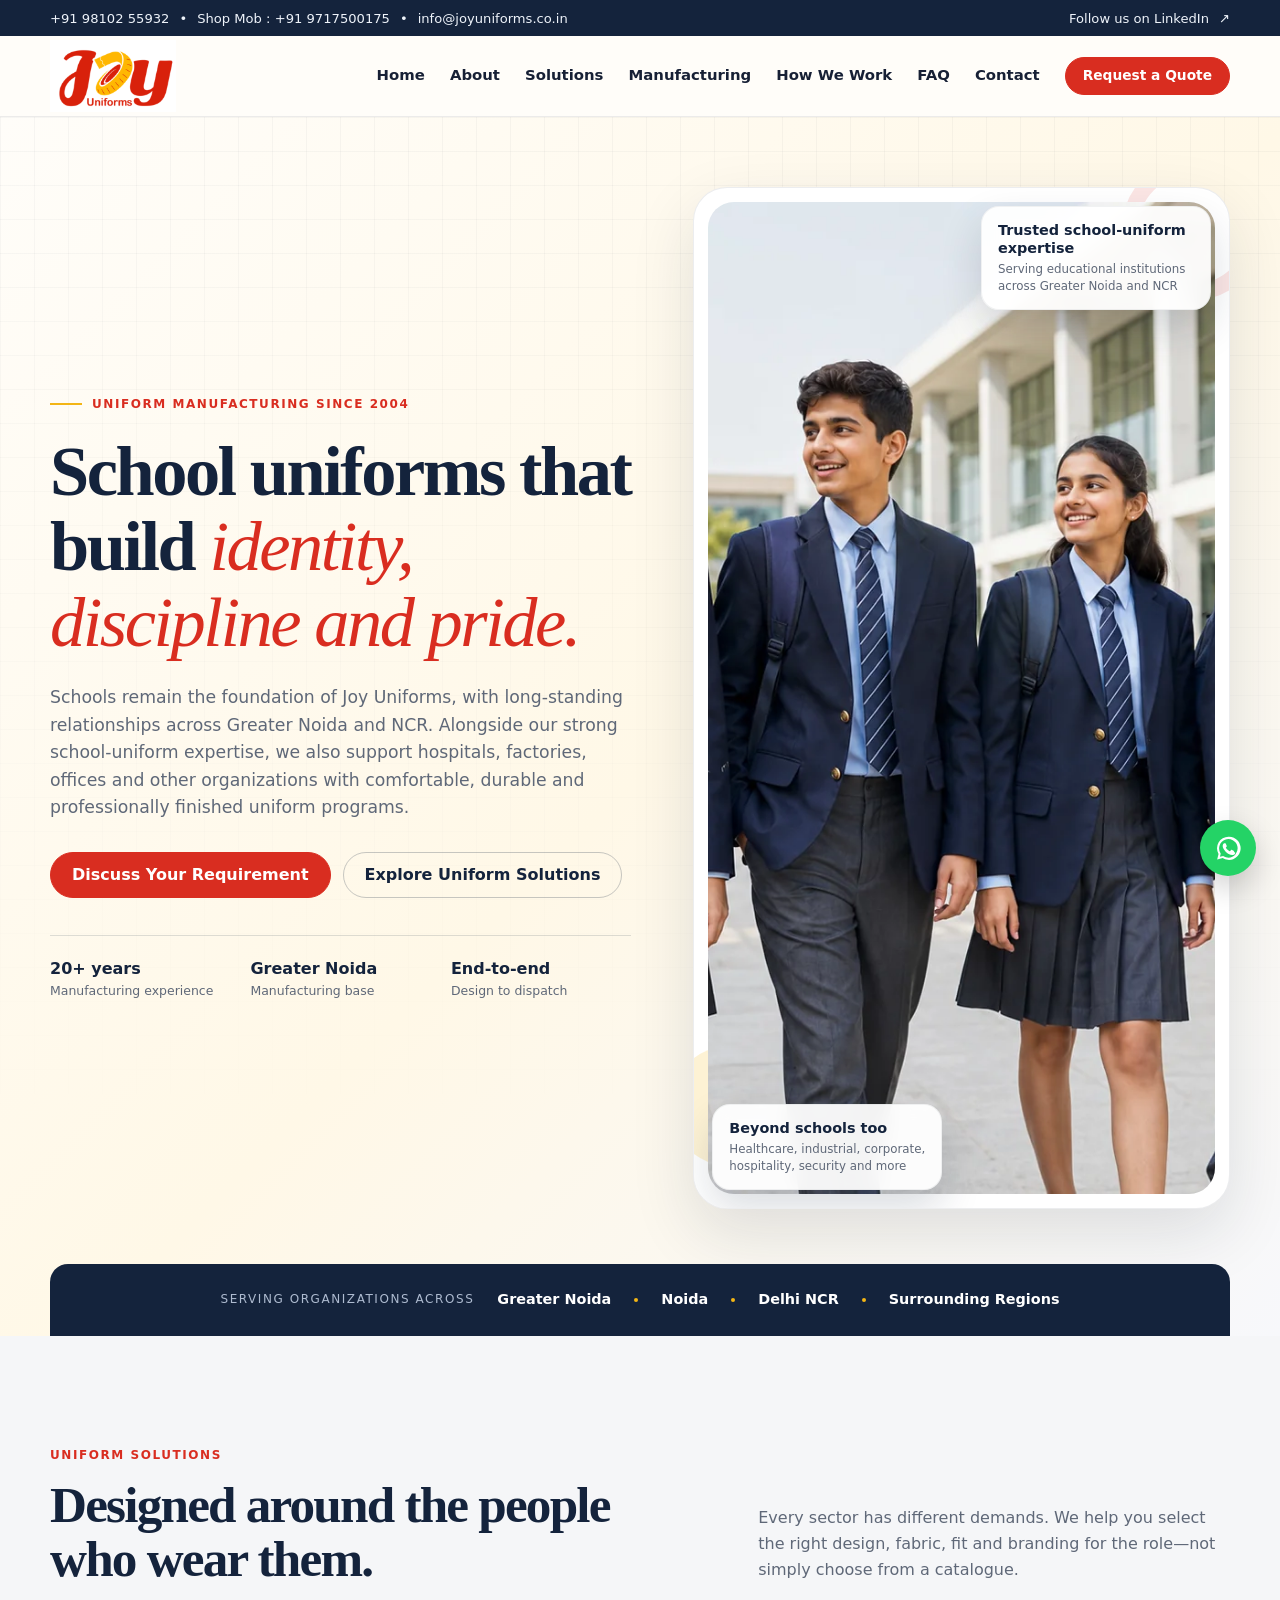
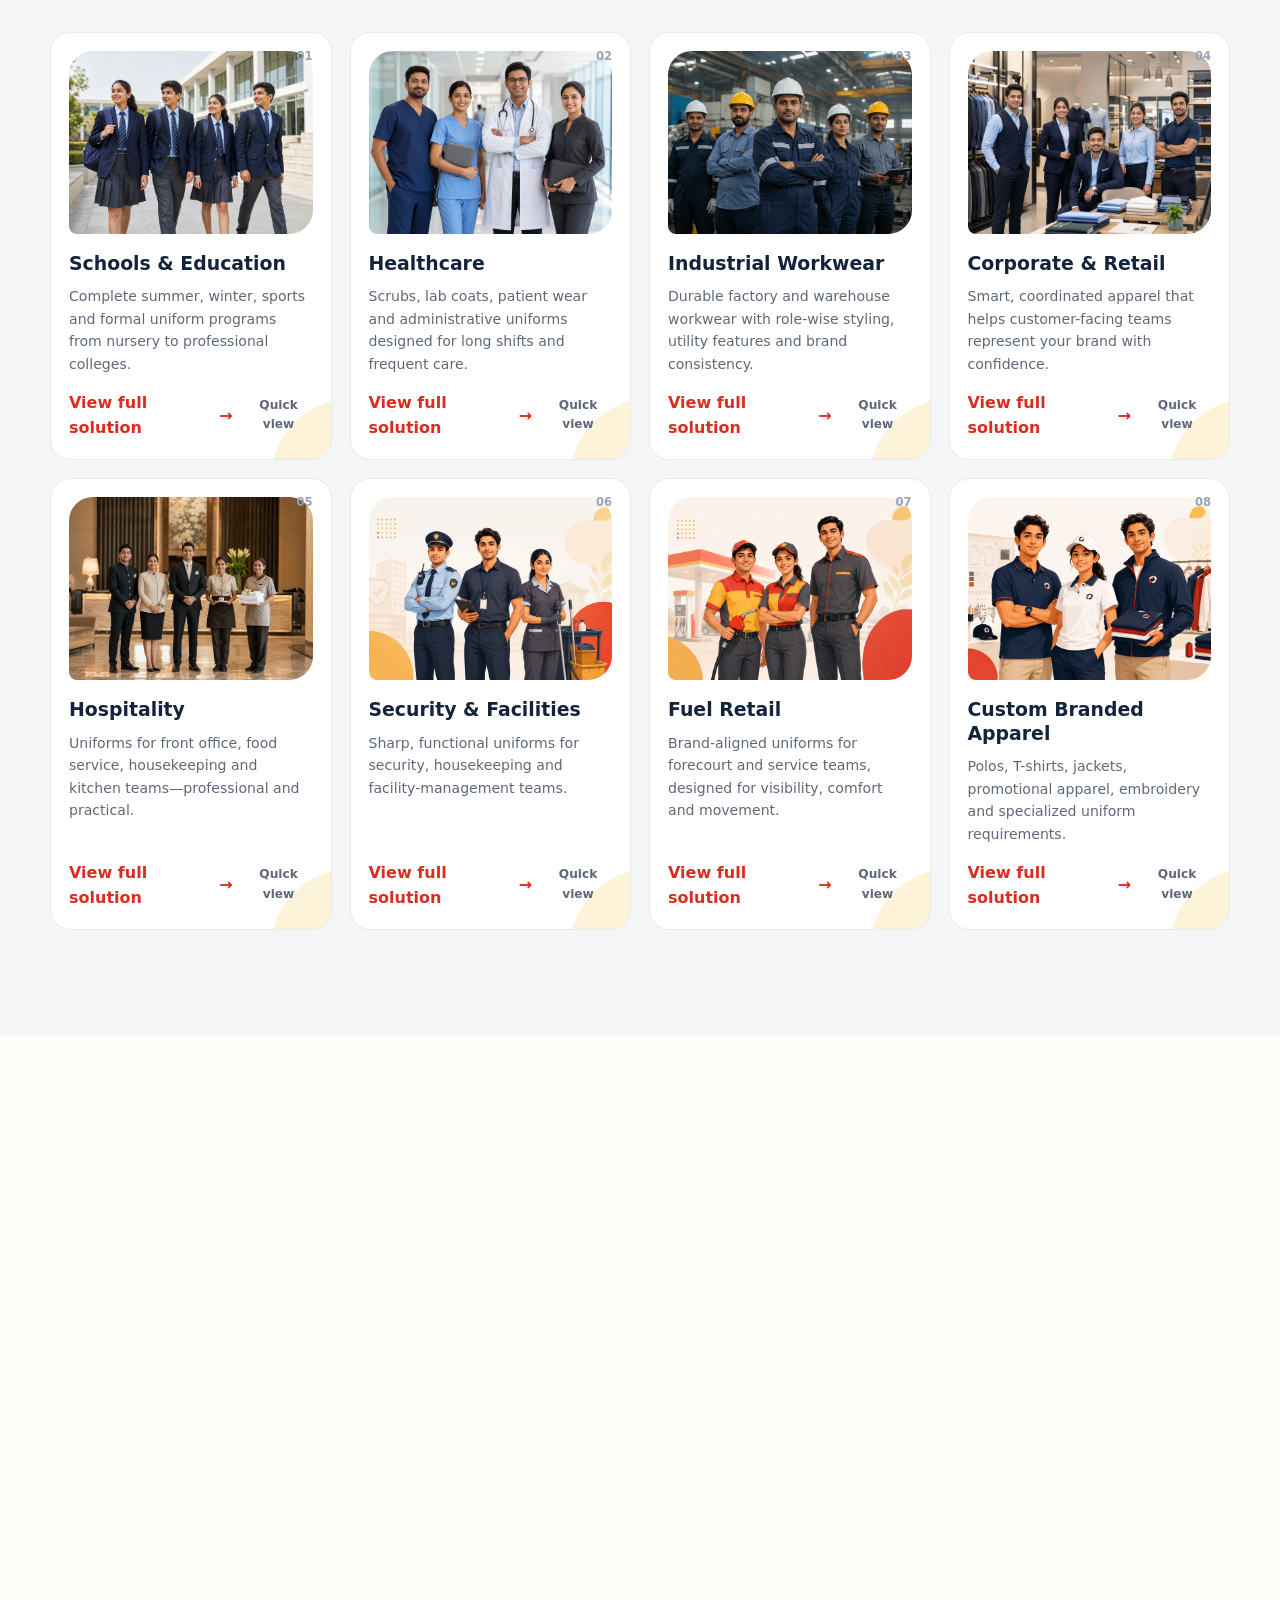
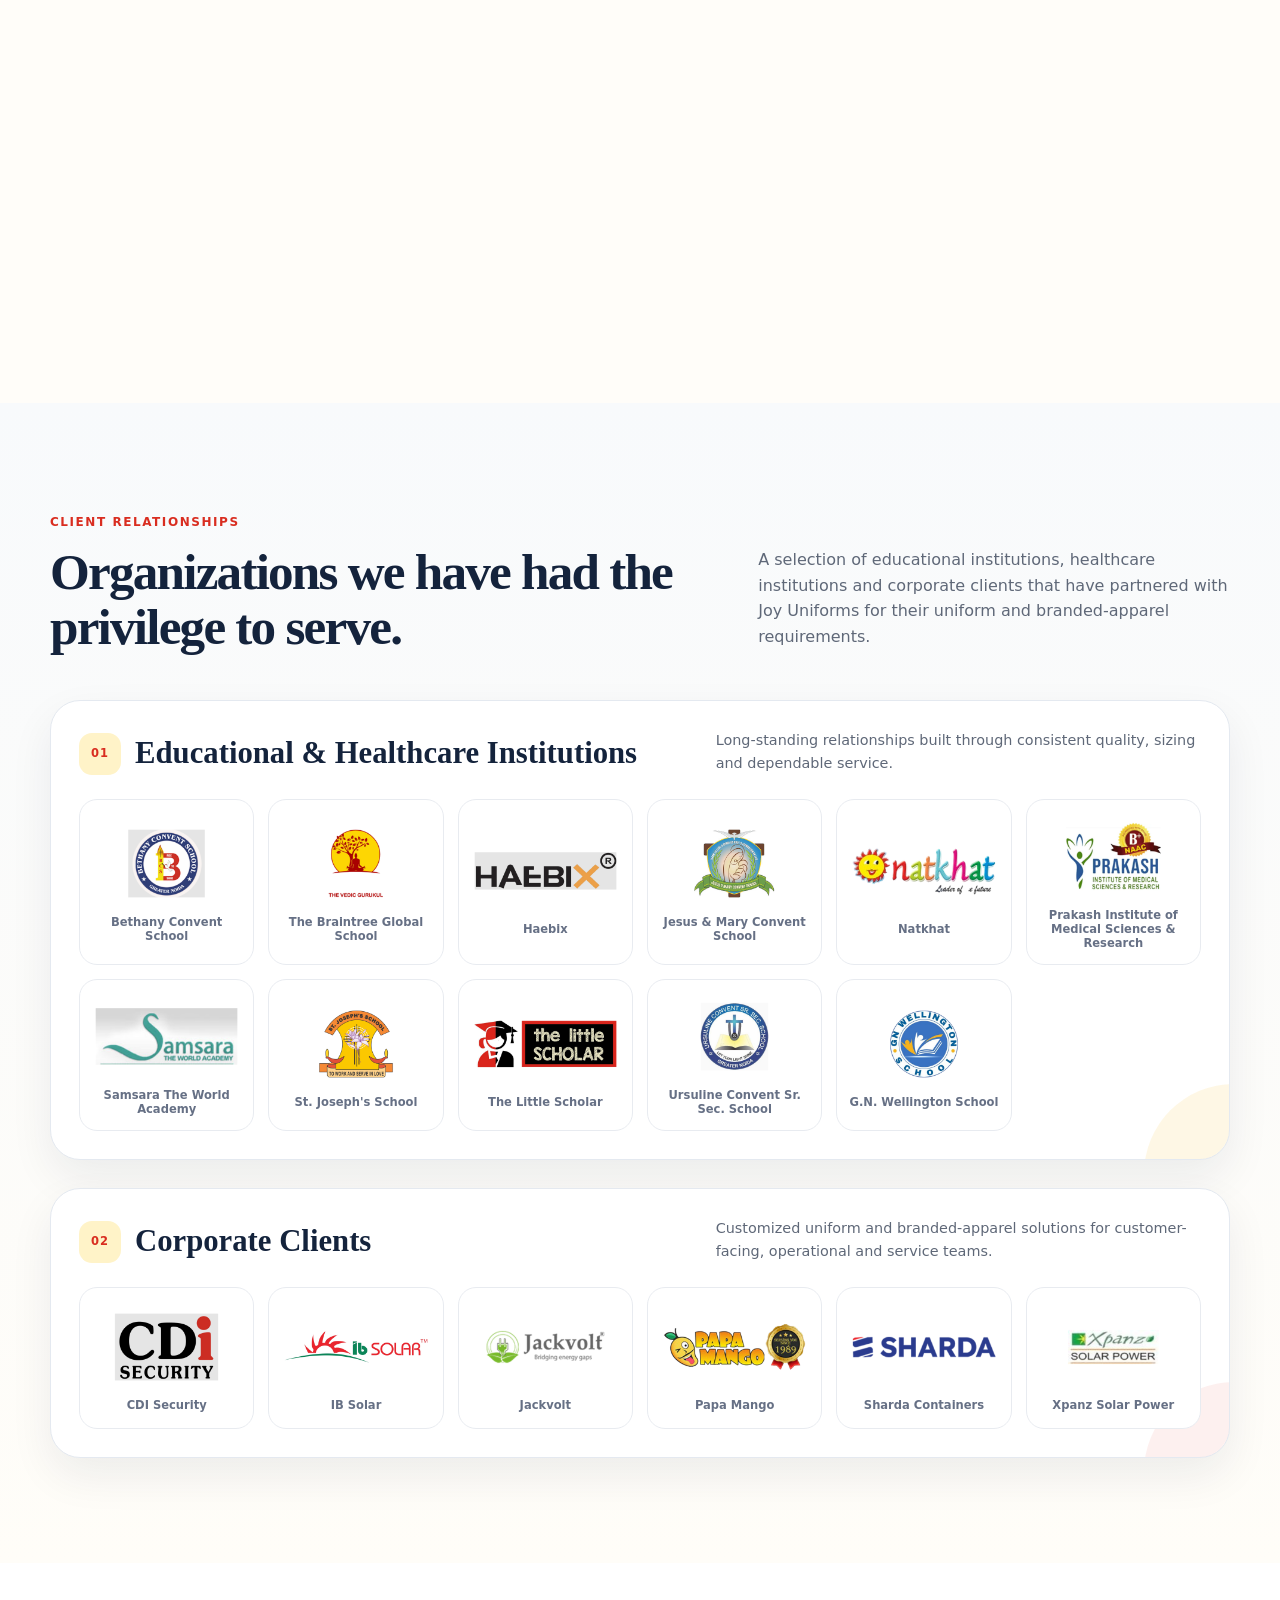
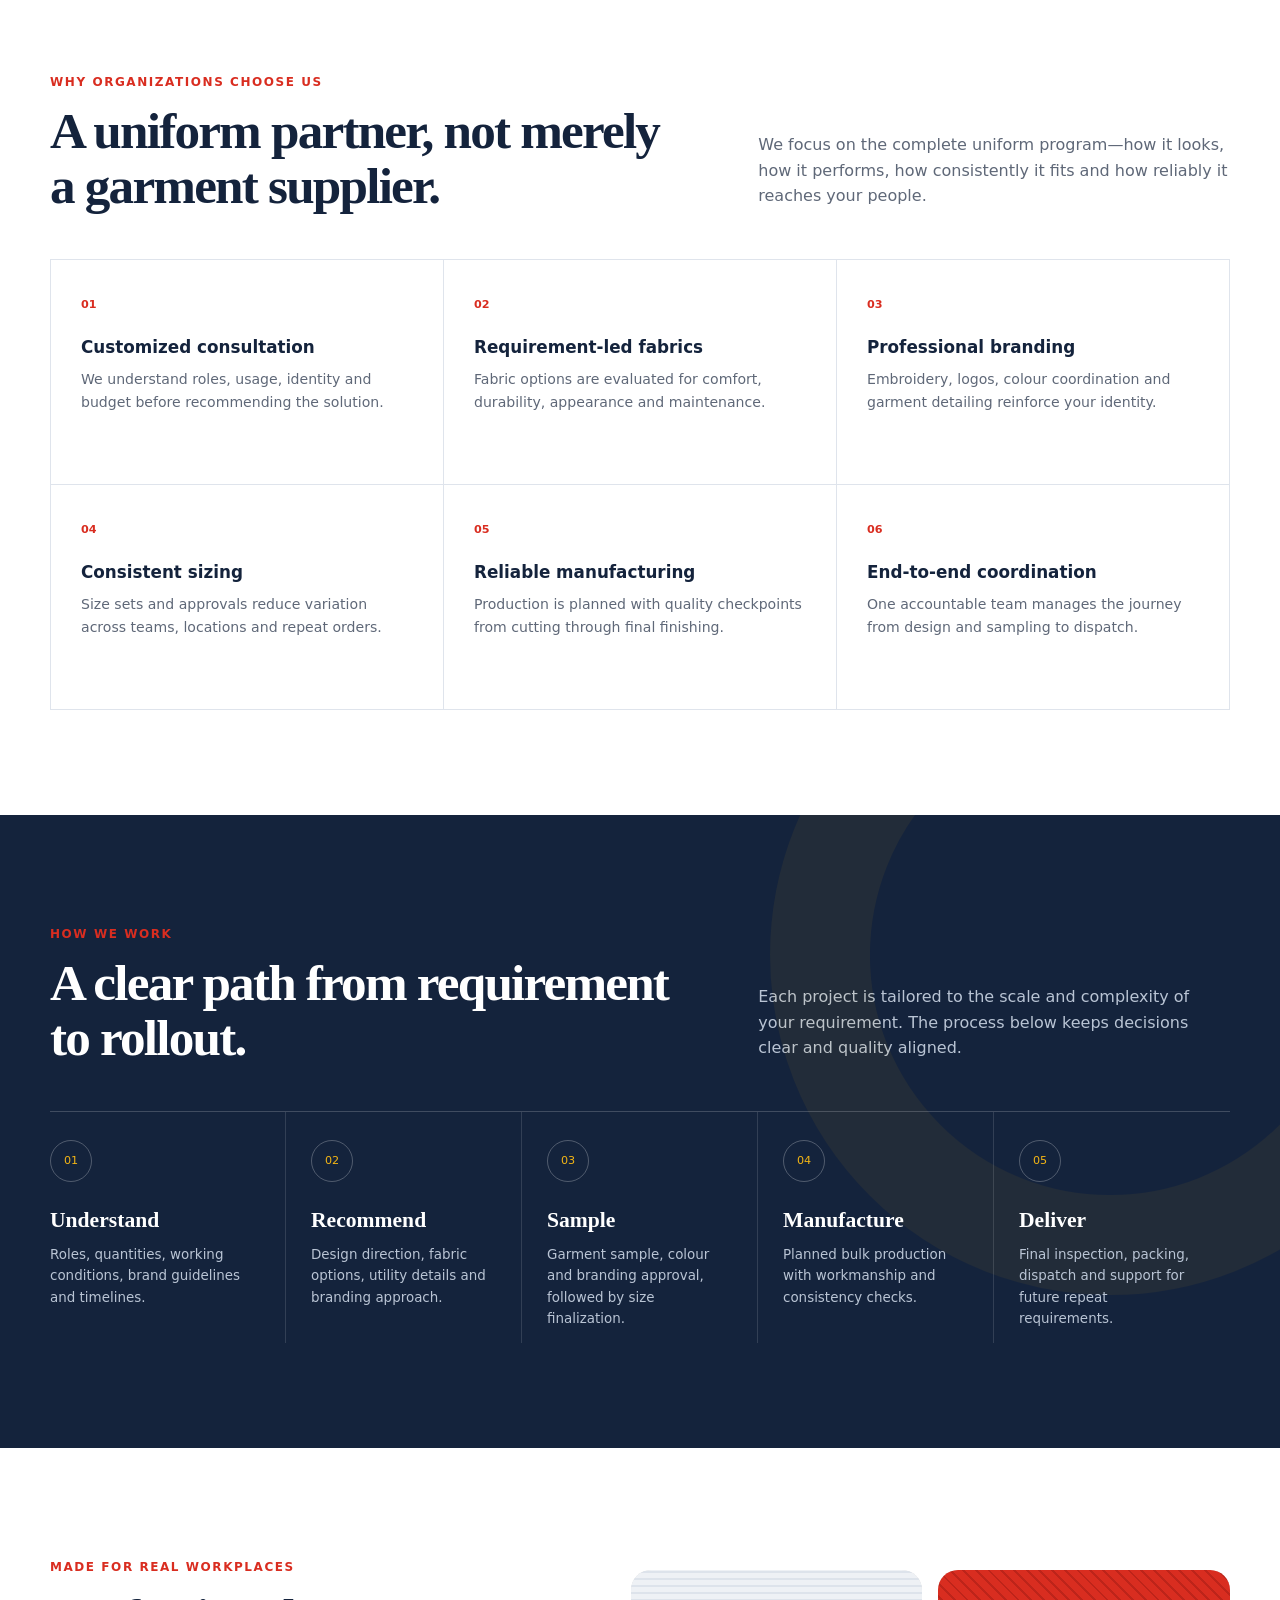
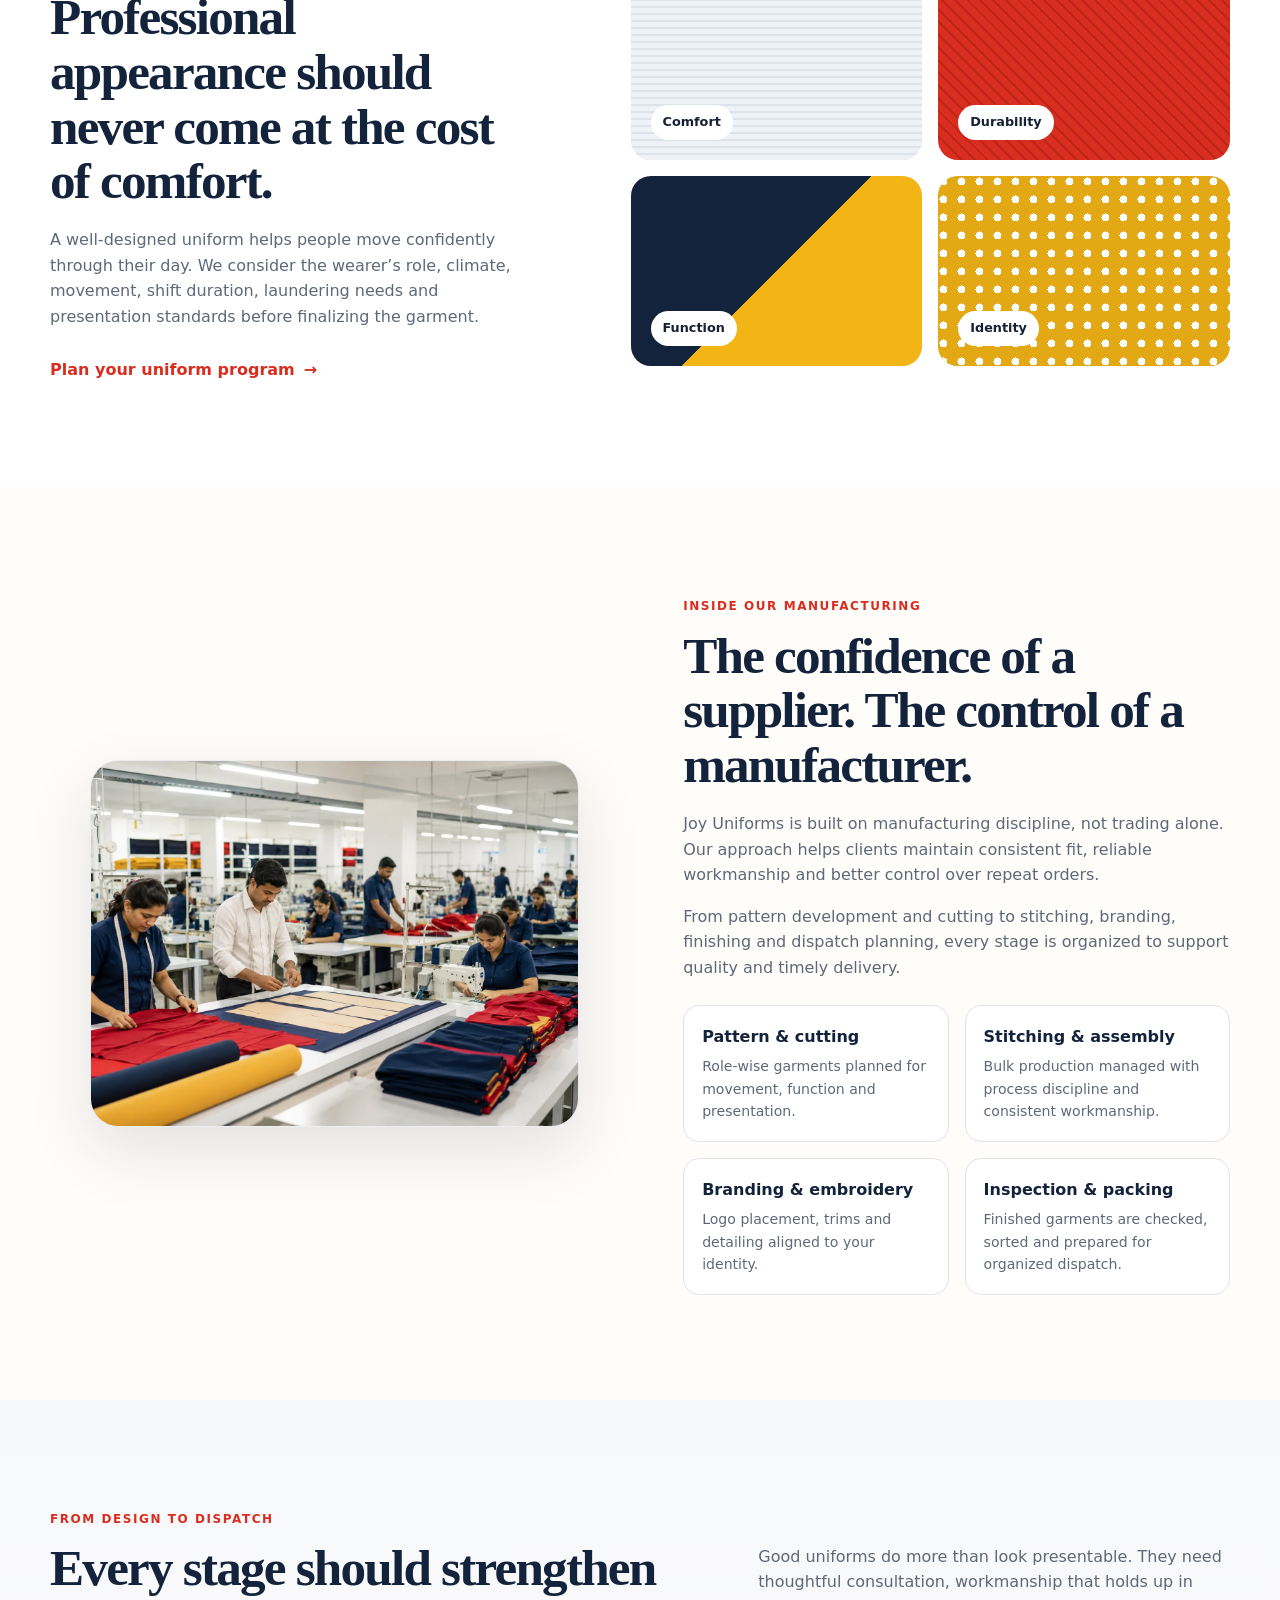
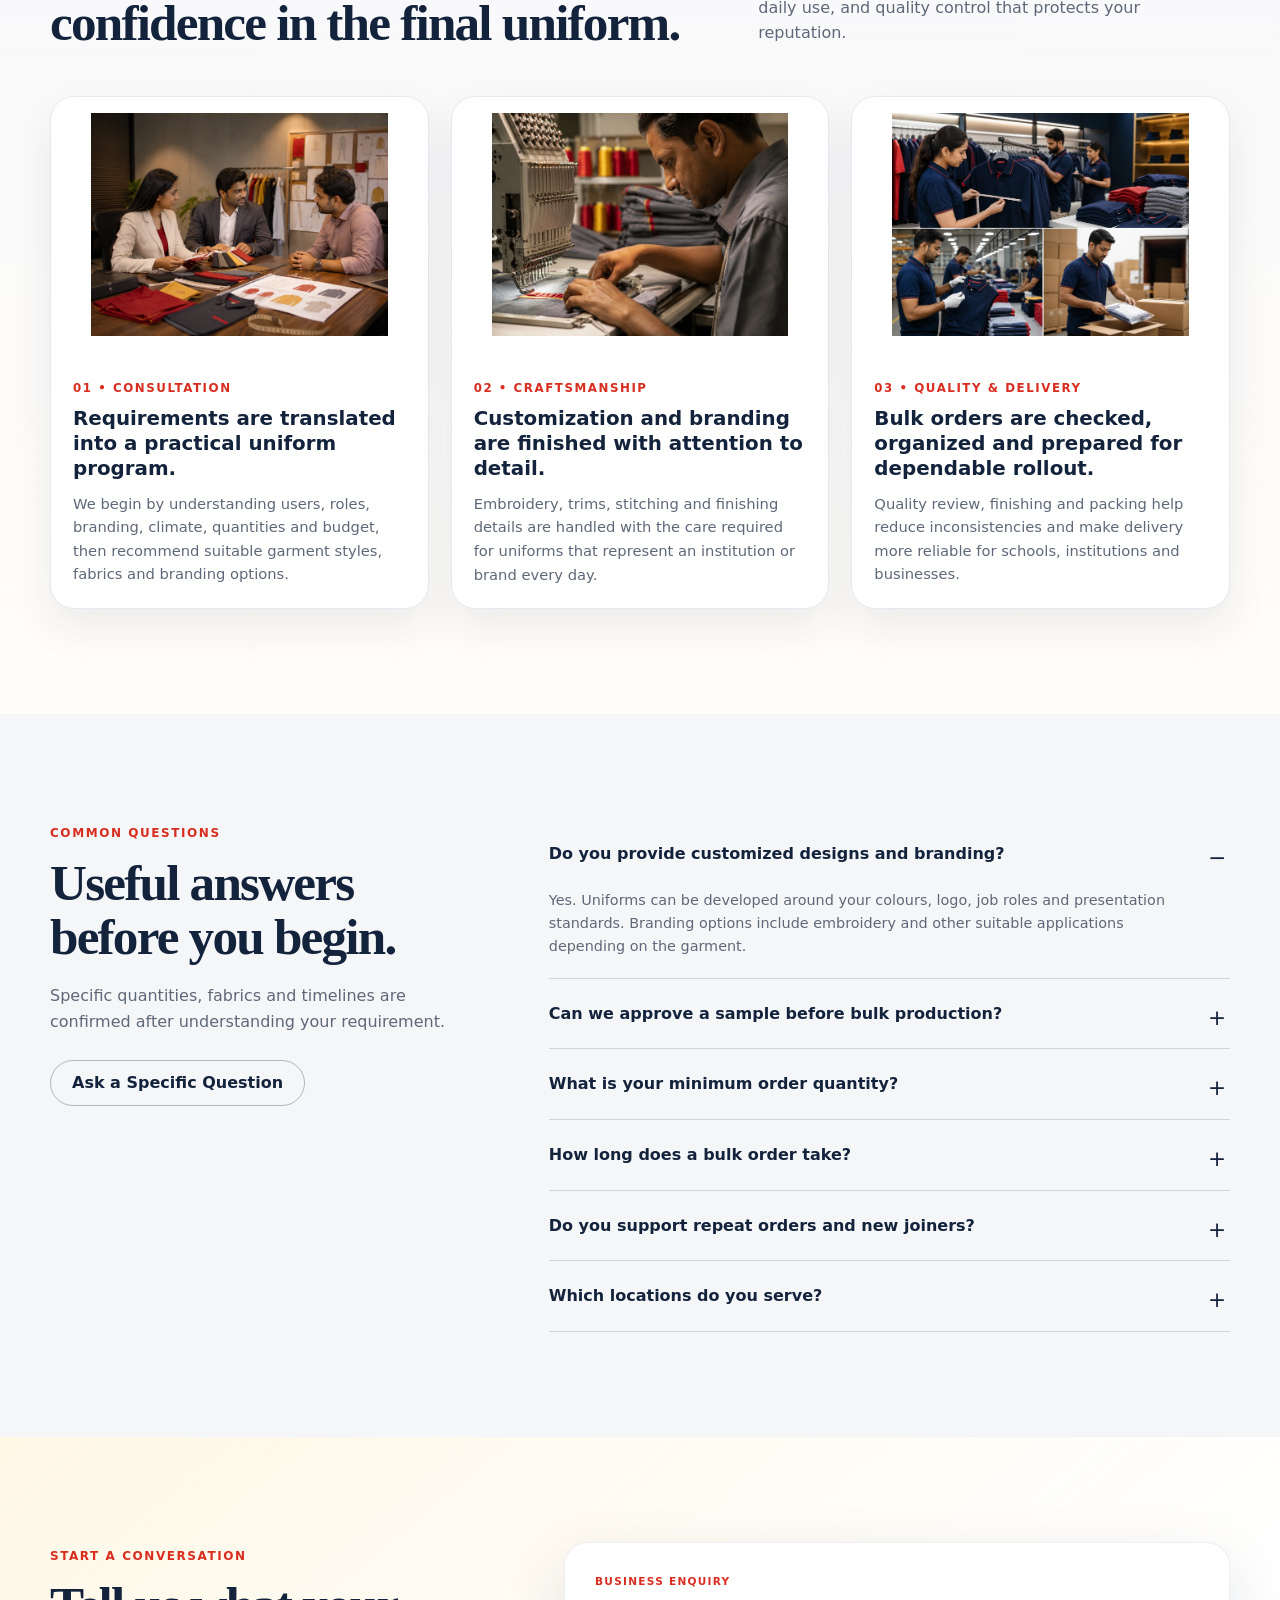
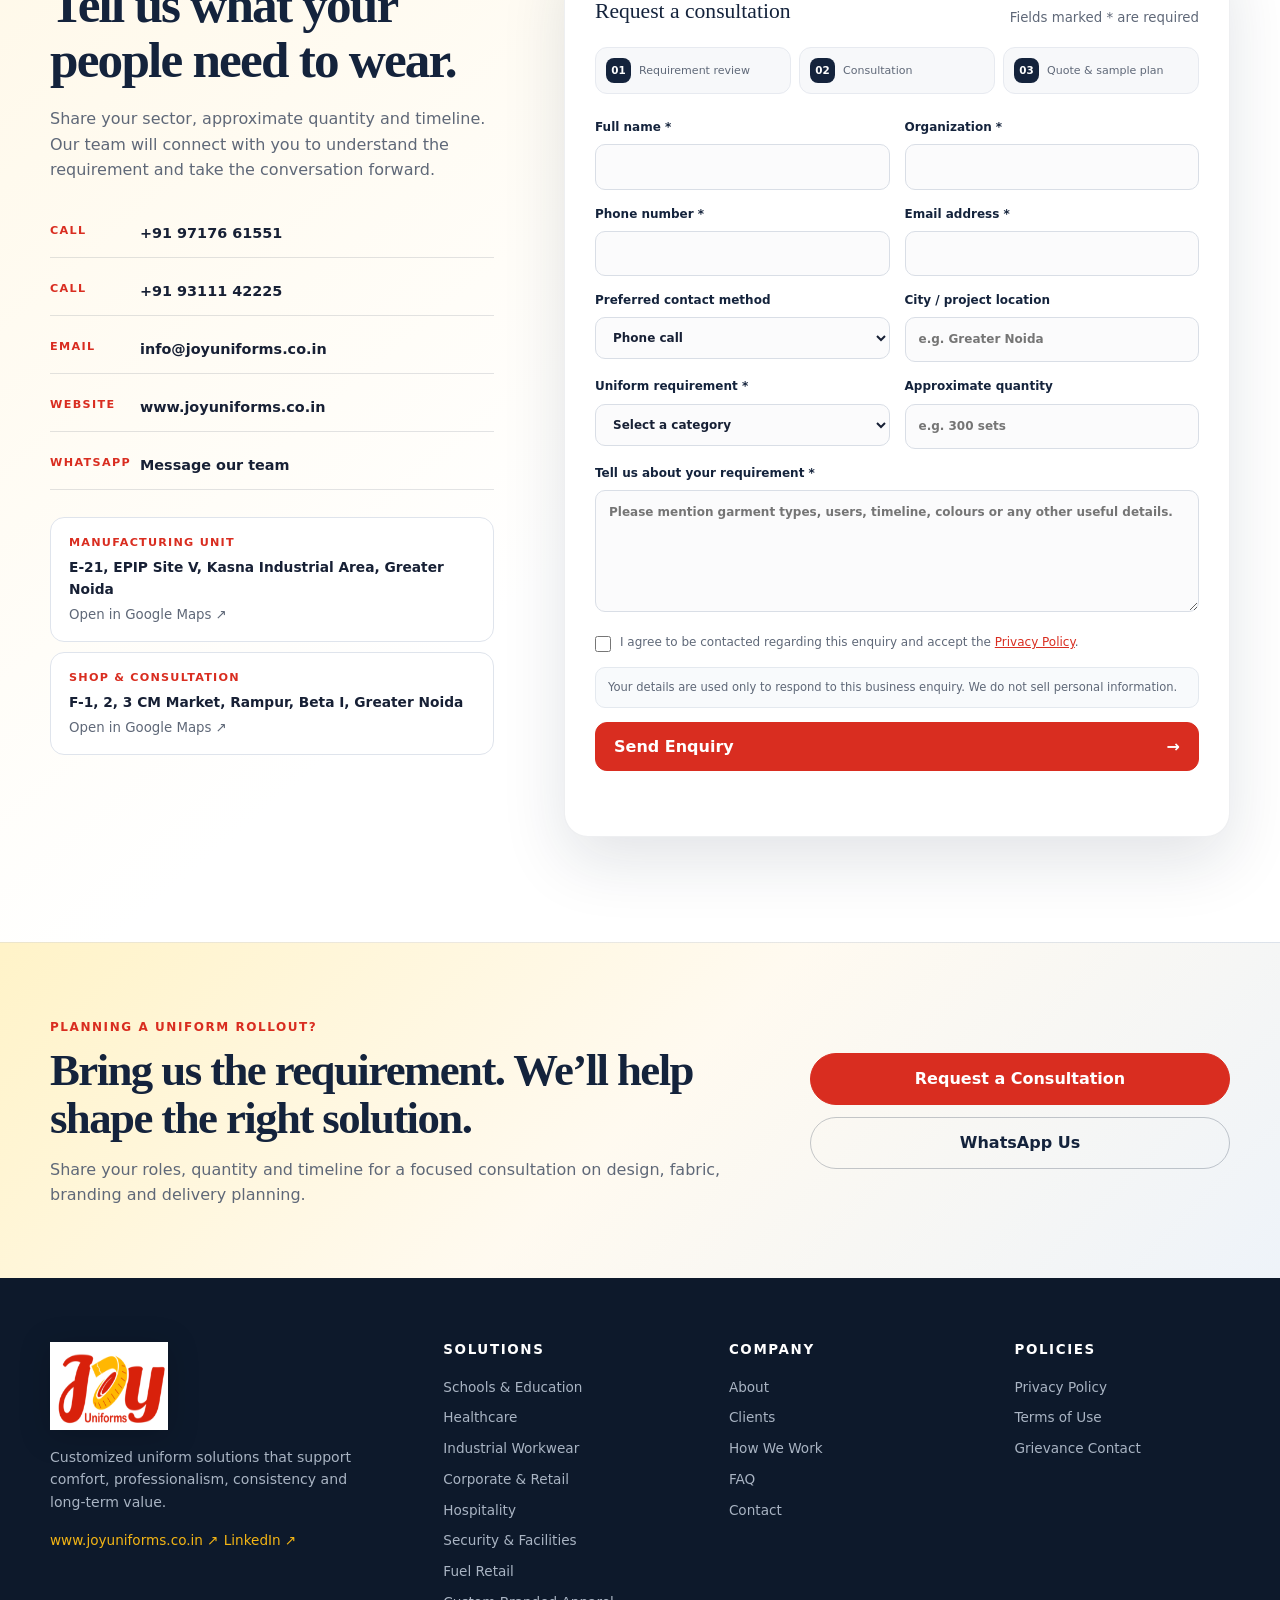
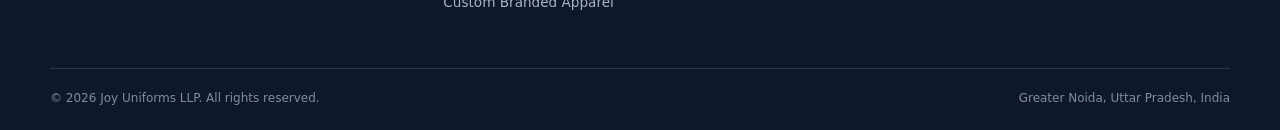
<file: index.html>
<!doctype html>
<html lang="en-IN">
<head>
  <meta charset="utf-8">
  <meta name="viewport" content="width=device-width, initial-scale=1">
  <title>Joy Uniforms LLP | School, Corporate & Industrial Uniform Manufacturer</title>
  <meta name="description" content="Joy Uniforms LLP designs and manufactures customized uniforms for schools, healthcare, corporates, factories, hospitality, security and institutions across Greater Noida, Noida and Delhi NCR.">
  <meta name="keywords" content="uniform manufacturer Greater Noida, school uniforms Greater Noida, corporate uniforms Noida, industrial uniforms Delhi NCR, hospital uniforms, security uniforms, custom uniforms">
  <meta name="theme-color" content="#14233c">
  <meta name="robots" content="index,follow,max-image-preview:large,max-snippet:-1,max-video-preview:-1">
  <link rel="canonical" href="https://www.joyuniforms.co.in/">
  <meta property="og:title" content="Joy Uniforms LLP | Uniforms That Build Identity">
  <meta property="og:description" content="Customized uniform solutions backed by over two decades of manufacturing experience.">
  <meta property="og:type" content="website">
  <meta property="og:url" content="https://www.joyuniforms.co.in/">
  <meta property="og:image" content="https://www.joyuniforms.co.in/assets/images/og-joy-uniforms.jpg">
  <meta name="twitter:card" content="summary_large_image">
  <link rel="icon" type="image/png" sizes="32x32" href="assets/images/favicon-32.png">
  <link rel="apple-touch-icon" href="assets/images/apple-touch-icon.png">
  <link rel="preload" as="image" href="assets/images/school-campus.webp" type="image/webp">
  <link rel="manifest" href="site.webmanifest">
  <link rel="stylesheet" href="styles.css">
  <script type="application/ld+json">
  {
    "@context": "https://schema.org",
    "@type": "Organization",
    "name": "Joy Uniforms LLP",
    "foundingDate": "2004",
    "url": "https://www.joyuniforms.co.in/",
    "logo": "https://www.joyuniforms.co.in/assets/images/joy-logo.png",
    "telephone": "+91-9717661551",
    "email": "info@joyuniforms.co.in",
    "sameAs": ["https://in.linkedin.com/company/joyuniforms"],
    "address": {
      "@type": "PostalAddress",
      "streetAddress": "E-21, EPIP Site V, Kasna Industrial Area",
      "addressLocality": "Greater Noida",
      "addressRegion": "Uttar Pradesh",
      "addressCountry": "IN"
    },
    "description": "Manufacturer of customized school, corporate, industrial, healthcare, hospitality, security and institutional uniforms."
  }
  </script>
  <script type="application/ld+json">{"@context": "https://schema.org", "@type": "FAQPage", "mainEntity": [{"@type": "Question", "name": "Do you provide customized designs and branding?", "acceptedAnswer": {"@type": "Answer", "text": "Yes. Uniforms can be developed around your colours, logo, job roles and presentation standards. Branding options include embroidery and other suitable applications depending on the garment."}}, {"@type": "Question", "name": "Can we approve a sample before bulk production?", "acceptedAnswer": {"@type": "Answer", "text": "Yes. Sampling and approval are built into the process for customized bulk requirements. The exact sampling scope is agreed at the quotation stage."}}, {"@type": "Question", "name": "What is your minimum order quantity?", "acceptedAnswer": {"@type": "Answer", "text": "Minimum quantities vary by garment, fabric, customization and size mix. Share your expected quantity and Joy Uniforms will recommend the most practical route."}}, {"@type": "Question", "name": "How long does a bulk order take?", "acceptedAnswer": {"@type": "Answer", "text": "Lead time depends on design approval, fabric availability, quantity and season. A committed timeline is shared after the requirement and sample are finalized."}}]}</script>

  <!-- Google tag (gtag.js) -->
  <script async src="https://www.googletagmanager.com/gtag/js?id=G-7VESLPLG60"></script>
  <script>
    window.dataLayer = window.dataLayer || [];
    function gtag(){dataLayer.push(arguments);}
    gtag('js', new Date());
    gtag('config', 'G-7VESLPLG60');
  </script>
</head>
<body>
  <a class="skip-link" href="#main-content">Skip to content</a>

  <div class="topbar">
    <div class="container topbar-inner">
      <div class="topbar-contact">
        <!-- <a href="tel:+919717661551" aria-label="Call Joy Uniforms">+91 97176 61551</a>
        <span aria-hidden="true">•</span>
        <a href="tel:+919311142225" aria-label="Call Joy Uniforms">+91 93111 42225</a>
        <span aria-hidden="true">•</span> -->
        <a href="tel:+919810255932" aria-label="Call Joy Uniforms">+91 98102 55932</a>
        <span aria-hidden="true">•</span>
        <a href="tel:+919717500175" aria-label="Call Joy Uniforms">Shop Mob : +91 9717500175 </a>
        <span aria-hidden="true">•</span>
        <a href="mailto:info@joyuniforms.co.in">info@joyuniforms.co.in</a>
      </div>
      <a class="topbar-link" href="https://in.linkedin.com/company/joyuniforms" target="_blank" rel="noopener">Follow us on LinkedIn <span aria-hidden="true">↗</span></a>
    </div>
  </div>

  <header class="site-header" id="site-header">
    <div class="container header-inner">
      <a class="brand" href="#home" aria-label="Joy Uniforms home">
        <img src="assets/images/joy-logo.png" alt="Joy Uniforms logo" width="154" height="96">
      </a>
      <button class="menu-toggle" type="button" aria-expanded="false" aria-controls="primary-nav" aria-label="Open navigation">
        <span></span><span></span><span></span>
      </button>
      <nav class="primary-nav" id="primary-nav" aria-label="Primary navigation">
        <a href="#home">Home</a>
        <a href="#about">About</a>
        <a href="#solutions">Solutions</a>
        <a href="#manufacturing">Manufacturing</a>
        <a href="#process">How We Work</a>
        <a href="#faq">FAQ</a>
        <a href="#contact">Contact</a>
        <a class="button button-small" href="#contact" data-prefill="General Enquiry">Request a Quote</a>
      </nav>
    </div>
  </header>

  <main id="main-content">
    <section class="hero" id="home">
      <div class="hero-pattern" aria-hidden="true"></div>
      <div class="container hero-grid">
        <div class="hero-copy reveal">
          <div class="eyebrow"><span></span> Uniform manufacturing since 2004</div>
          <h1>School uniforms that build <em>identity, discipline and pride.</em></h1>
          <p>Schools remain the foundation of Joy Uniforms, with long-standing relationships across Greater Noida and NCR. Alongside our strong school-uniform expertise, we also support hospitals, factories, offices and other organizations with comfortable, durable and professionally finished uniform programs.</p>
          <div class="hero-actions">
            <a class="button" href="#contact" data-prefill="General Enquiry">Discuss Your Requirement</a>
            <a class="button button-ghost" href="#solutions">Explore Uniform Solutions</a>
          </div>
          <div class="hero-proof" aria-label="Key company facts">
            <div><strong>20+ years</strong><span>Manufacturing experience</span></div>
            <div><strong>Greater Noida</strong><span>Manufacturing base</span></div>
            <div><strong>End-to-end</strong><span>Design to dispatch</span></div>
          </div>
        </div>
        <div class="hero-visual reveal" data-delay="100">
          <div class="hero-photo-wrap" aria-label="Joy Uniforms school uniform showcase">
            <img class="hero-photo" src="assets/images/school-campus.webp" alt="School students in coordinated uniforms on a modern campus" width="1586" height="992" fetchpriority="high">
            <div class="hero-badge hero-badge-top">
              <strong>Trusted school-uniform expertise</strong>
              <span>Serving educational institutions across Greater Noida and NCR</span>
            </div>
            <div class="hero-badge hero-badge-bottom">
              <strong>Beyond schools too</strong>
              <span>Healthcare, industrial, corporate, hospitality, security and more</span>
            </div>
          </div>
        </div>
      </div>
      <div class="container trust-ribbon reveal" data-delay="150">
        <span>Serving organizations across</span>
        <strong>Greater Noida</strong><i></i><strong>Noida</strong><i></i><strong>Delhi NCR</strong><i></i><strong>Surrounding Regions</strong>
      </div>
    </section>

    <section class="section section-light" id="solutions">
      <div class="container">
        <div class="section-heading reveal">
          <div>
            <span class="kicker">Uniform solutions</span>
            <h2>Designed around the people who wear them.</h2>
          </div>
          <p>Every sector has different demands. We help you select the right design, fabric, fit and branding for the role—not simply choose from a catalogue.</p>
        </div>

        <div class="solution-grid">
          <article class="solution-card reveal" data-solution="school">
            <div class="solution-number">01</div>
            <figure class="solution-media">
              <img src="assets/images/school-campus.webp" alt="Students in coordinated school uniforms on a modern campus" width="1448" height="1086" loading="lazy">
            </figure>
            <h3>Schools & Education</h3>
            <p>Complete summer, winter, sports and formal uniform programs from nursery to professional colleges.</p>
            <div class="solution-actions"><a class="text-link" href="solutions/school-uniforms.html">View full solution <span>→</span></a><button class="quick-link" type="button" data-open-solution="school">Quick view</button></div>
          </article>
          <article class="solution-card reveal" data-solution="healthcare" data-delay="50">
            <div class="solution-number">02</div>
            <figure class="solution-media">
              <img src="assets/images/healthcare-team.webp" alt="Healthcare team in coordinated medical uniforms in a hospital corridor" width="1448" height="1086" loading="lazy">
            </figure>
            <h3>Healthcare</h3>
            <p>Scrubs, lab coats, patient wear and administrative uniforms designed for long shifts and frequent care.</p>
            <div class="solution-actions"><a class="text-link" href="solutions/healthcare-uniforms.html">View full solution <span>→</span></a><button class="quick-link" type="button" data-open-solution="healthcare">Quick view</button></div>
          </article>
          <article class="solution-card reveal" data-solution="industrial" data-delay="100">
            <div class="solution-number">03</div>
            <figure class="solution-media">
              <img src="assets/images/industrial-team.webp" alt="Industrial team in coordinated workwear on a factory floor" width="1448" height="1086" loading="lazy">
            </figure>
            <h3>Industrial Workwear</h3>
            <p>Durable factory and warehouse workwear with role-wise styling, utility features and brand consistency.</p>
            <div class="solution-actions"><a class="text-link" href="solutions/industrial-workwear.html">View full solution <span>→</span></a><button class="quick-link" type="button" data-open-solution="industrial">Quick view</button></div>
          </article>
          <article class="solution-card reveal" data-solution="corporate">
            <div class="solution-number">04</div>
            <figure class="solution-media">
              <img src="assets/images/corporate-showroom-team.webp" alt="Corporate and retail team in smart coordinated uniforms" width="1448" height="1086" loading="lazy">
            </figure>
            <h3>Corporate & Retail</h3>
            <p>Smart, coordinated apparel that helps customer-facing teams represent your brand with confidence.</p>
            <div class="solution-actions"><a class="text-link" href="solutions/corporate-retail-uniforms.html">View full solution <span>→</span></a><button class="quick-link" type="button" data-open-solution="corporate">Quick view</button></div>
          </article>
          <article class="solution-card reveal" data-solution="hospitality" data-delay="50">
            <div class="solution-number">05</div>
            <figure class="solution-media">
              <img src="assets/images/hospitality-team.webp" alt="Hospitality staff in coordinated uniforms inside an elegant lobby" width="1448" height="1086" loading="lazy">
            </figure>
            <h3>Hospitality</h3>
            <p>Uniforms for front office, food service, housekeeping and kitchen teams—professional and practical.</p>
            <div class="solution-actions"><a class="text-link" href="solutions/hospitality-uniforms.html">View full solution <span>→</span></a><button class="quick-link" type="button" data-open-solution="hospitality">Quick view</button></div>
          </article>
          <article class="solution-card reveal" data-solution="security" data-delay="100">
            <div class="solution-number">06</div>
            <figure class="solution-media">
              <img src="assets/images/security-facilities-team.webp" alt="Security and facilities team in coordinated professional uniforms" width="1448" height="1086" loading="lazy">
            </figure>
            <h3>Security & Facilities</h3>
            <p>Sharp, functional uniforms for security, housekeeping and facility-management teams.</p>
            <div class="solution-actions"><a class="text-link" href="solutions/security-facility-uniforms.html">View full solution <span>→</span></a><button class="quick-link" type="button" data-open-solution="security">Quick view</button></div>
          </article>
          <article class="solution-card reveal" data-solution="fuel">
            <div class="solution-number">07</div>
            <figure class="solution-media">
              <img src="assets/images/fuel-retail-team.webp" alt="Fuel station service team in coordinated branded uniforms" width="1448" height="1086" loading="lazy">
            </figure>
            <h3>Fuel Retail</h3>
            <p>Brand-aligned uniforms for forecourt and service teams, designed for visibility, comfort and movement.</p>
            <div class="solution-actions"><a class="text-link" href="solutions/fuel-retail-uniforms.html">View full solution <span>→</span></a><button class="quick-link" type="button" data-open-solution="fuel">Quick view</button></div>
          </article>
          <article class="solution-card reveal" data-solution="custom" data-delay="50">
            <div class="solution-number">08</div>
            <figure class="solution-media">
              <img src="assets/images/custom-branded-apparel-team.webp" alt="Custom branded apparel consultation and showroom collaboration" width="1448" height="1086" loading="lazy">
            </figure>
            <h3>Custom Branded Apparel</h3>
            <p>Polos, T-shirts, jackets, promotional apparel, embroidery and specialized uniform requirements.</p>
            <div class="solution-actions"><a class="text-link" href="solutions/custom-branded-apparel.html">View full solution <span>→</span></a><button class="quick-link" type="button" data-open-solution="custom">Quick view</button></div>
          </article>
        </div>
      </div>
    </section>

    <section class="section story-section" id="about">
      <div class="container story-grid">
        <div class="story-visual reveal">
          <figure class="about-visual-frame">
            <img src="assets/images/about-school-showroom.webp" alt="School uniform showroom with displayed garments, swatches and tailoring details" width="1122" height="1402" loading="lazy">
          </figure>
          <div class="about-badge">
            <strong>Since 2004</strong>
            <span>Trusted uniform manufacturing partner</span>
          </div>
        </div>
        <div class="story-copy reveal" data-delay="100">
          <span class="kicker">About Joy Uniforms</span>
          <h2>From a trusted school-uniform partner to a complete institutional uniform company.</h2>
          <p>Joy Uniforms has served educational institutions across Greater Noida and NCR for more than two decades. That experience built our foundation: understand the institution, respect the wearer, maintain consistency and deliver when promised.</p>
          <p>Today, we bring the same disciplined approach to corporate offices, factories, hospitals, hotels, security services, facility-management companies, fuel retailers and other organizations seeking customized uniform solutions.</p>
          <div class="principles">
            <div><span>01</span><strong>Comfort for the wearer</strong><p>Fit and fabric choices suited to real working conditions.</p></div>
            <div><span>02</span><strong>Consistency for the organization</strong><p>Controlled sizing, colours, branding and workmanship.</p></div>
            <div><span>03</span><strong>Reliability for procurement</strong><p>Clear approvals, managed production and delivery coordination.</p></div>
          </div>
        </div>
      </div>
    </section>

    <section class="section clients-section" id="clients">
      <div class="container">
        <div class="section-heading reveal">
          <div>
            <span class="kicker">Client relationships</span>
            <h2>Organizations we have had the privilege to serve.</h2>
          </div>
          <p>A selection of educational institutions, healthcare institutions and corporate clients that have partnered with Joy Uniforms for their uniform and branded-apparel requirements.</p>
        </div>

        <div class="client-groups">
          <div class="client-group client-group-education">
            <div class="client-group-head reveal">
              <div>
                <span class="client-group-label">01</span>
                <h3>Educational &amp; Healthcare Institutions</h3>
              </div>
              <p>Long-standing relationships built through consistent quality, sizing and dependable service.</p>
            </div>
            <div class="client-logo-grid client-logo-grid-education">
            <div class="client-logo-card reveal">
              <img src="assets/client-logos/bethany-convent-school.webp" alt="Bethany Convent School logo" width="1000" height="500" loading="lazy">
              <span>Bethany Convent School</span>
            </div>
            <div class="client-logo-card reveal">
              <img src="assets/client-logos/braintree-global-school.webp" alt="The Braintree Global School logo" width="1000" height="500" loading="lazy">
              <span>The Braintree Global School</span>
            </div>
            <div class="client-logo-card reveal">
              <img src="assets/client-logos/haebix.webp" alt="Haebix logo" width="1000" height="500" loading="lazy">
              <span>Haebix</span>
            </div>
            <div class="client-logo-card reveal">
              <img src="assets/client-logos/jesus-mary-convent.webp" alt="Jesus & Mary Convent School logo" width="1000" height="500" loading="lazy">
              <span>Jesus & Mary Convent School</span>
            </div>
            <div class="client-logo-card reveal">
              <img src="assets/client-logos/natkhat.webp" alt="Natkhat logo" width="1000" height="500" loading="lazy">
              <span>Natkhat</span>
            </div>
            <div class="client-logo-card reveal">
              <img src="assets/client-logos/prakash-institute.webp" alt="Prakash Institute of Medical Sciences & Research logo" width="1000" height="500" loading="lazy">
              <span>Prakash Institute of Medical Sciences & Research</span>
            </div>
            <div class="client-logo-card reveal">
              <img src="assets/client-logos/samsara-world-school.webp" alt="Samsara The World Academy logo" width="1000" height="500" loading="lazy">
              <span>Samsara The World Academy</span>
            </div>
            <div class="client-logo-card reveal">
              <img src="assets/client-logos/st-josephs-school.webp" alt="St. Joseph's School logo" width="1000" height="500" loading="lazy">
              <span>St. Joseph's School</span>
            </div>
            <div class="client-logo-card reveal">
              <img src="assets/client-logos/little-scholar.webp" alt="The Little Scholar logo" width="1000" height="500" loading="lazy">
              <span>The Little Scholar</span>
            </div>
            <div class="client-logo-card reveal">
              <img src="assets/client-logos/ursuline-convent.webp" alt="Ursuline Convent Sr. Sec. School logo" width="1000" height="500" loading="lazy">
              <span>Ursuline Convent Sr. Sec. School</span>
            </div>
            <div class="client-logo-card reveal">
              <img src="assets/client-logos/wellington-school.webp" alt="G.N. Wellington School logo" width="1000" height="500" loading="lazy">
              <span>G.N. Wellington School</span>
            </div>
            </div>
          </div>

          <div class="client-group client-group-corporate">
            <div class="client-group-head reveal">
              <div>
                <span class="client-group-label">02</span>
                <h3>Corporate Clients</h3>
              </div>
              <p>Customized uniform and branded-apparel solutions for customer-facing, operational and service teams.</p>
            </div>
            <div class="client-logo-grid client-logo-grid-corporate">
            <div class="client-logo-card reveal">
              <img src="assets/client-logos/cdi-security.webp" alt="CDI Security logo" width="1000" height="500" loading="lazy">
              <span>CDI Security</span>
            </div>
            <div class="client-logo-card reveal">
              <img src="assets/client-logos/ib-solar.webp" alt="IB Solar logo" width="1000" height="500" loading="lazy">
              <span>IB Solar</span>
            </div>
            <div class="client-logo-card reveal">
              <img src="assets/client-logos/jackvolt.webp" alt="Jackvolt logo" width="1000" height="500" loading="lazy">
              <span>Jackvolt</span>
            </div>
            <div class="client-logo-card reveal">
              <img src="assets/client-logos/papa-mango.webp" alt="Papa Mango logo" width="1000" height="500" loading="lazy">
              <span>Papa Mango</span>
            </div>
            <div class="client-logo-card reveal">
              <img src="assets/client-logos/sharda-containers.webp" alt="Sharda Containers logo" width="1000" height="500" loading="lazy">
              <span>Sharda Containers</span>
            </div>
            <div class="client-logo-card reveal">
              <img src="assets/client-logos/xpanz-solar.webp" alt="Xpanz Solar Power logo" width="1000" height="500" loading="lazy">
              <span>Xpanz Solar Power</span>
            </div>
            </div>
          </div>
        </div>
      </div>
    </section>

    <section class="section difference-section">
      <div class="container">
        <div class="section-heading reveal">
          <div><span class="kicker">Why organizations choose us</span><h2>A uniform partner, not merely a garment supplier.</h2></div>
          <p>We focus on the complete uniform program—how it looks, how it performs, how consistently it fits and how reliably it reaches your people.</p>
        </div>
        <div class="difference-grid">
          <div class="difference-item reveal"><span>01</span><h3>Customized consultation</h3><p>We understand roles, usage, identity and budget before recommending the solution.</p></div>
          <div class="difference-item reveal" data-delay="50"><span>02</span><h3>Requirement-led fabrics</h3><p>Fabric options are evaluated for comfort, durability, appearance and maintenance.</p></div>
          <div class="difference-item reveal" data-delay="100"><span>03</span><h3>Professional branding</h3><p>Embroidery, logos, colour coordination and garment detailing reinforce your identity.</p></div>
          <div class="difference-item reveal"><span>04</span><h3>Consistent sizing</h3><p>Size sets and approvals reduce variation across teams, locations and repeat orders.</p></div>
          <div class="difference-item reveal" data-delay="50"><span>05</span><h3>Reliable manufacturing</h3><p>Production is planned with quality checkpoints from cutting through final finishing.</p></div>
          <div class="difference-item reveal" data-delay="100"><span>06</span><h3>End-to-end coordination</h3><p>One accountable team manages the journey from design and sampling to dispatch.</p></div>
        </div>
      </div>
    </section>

    <section class="section process-section" id="process">
      <div class="container">
        <div class="section-heading light-heading reveal">
          <div><span class="kicker">How we work</span><h2>A clear path from requirement to rollout.</h2></div>
          <p>Each project is tailored to the scale and complexity of your requirement. The process below keeps decisions clear and quality aligned.</p>
        </div>
        <div class="process-track">
          <div class="process-step reveal"><span>01</span><h3>Understand</h3><p>Roles, quantities, working conditions, brand guidelines and timelines.</p></div>
          <div class="process-step reveal" data-delay="50"><span>02</span><h3>Recommend</h3><p>Design direction, fabric options, utility details and branding approach.</p></div>
          <div class="process-step reveal" data-delay="100"><span>03</span><h3>Sample</h3><p>Garment sample, colour and branding approval, followed by size finalization.</p></div>
          <div class="process-step reveal" data-delay="150"><span>04</span><h3>Manufacture</h3><p>Planned bulk production with workmanship and consistency checks.</p></div>
          <div class="process-step reveal" data-delay="200"><span>05</span><h3>Deliver</h3><p>Final inspection, packing, dispatch and support for future repeat requirements.</p></div>
        </div>
      </div>
    </section>

    <section class="section fit-section">
      <div class="container fit-grid">
        <div class="fit-copy reveal">
          <span class="kicker">Made for real workplaces</span>
          <h2>Professional appearance should never come at the cost of comfort.</h2>
          <p>A well-designed uniform helps people move confidently through their day. We consider the wearer’s role, climate, movement, shift duration, laundering needs and presentation standards before finalizing the garment.</p>
          <a class="text-link" href="#contact" data-prefill="Fabric and Design Consultation">Plan your uniform program <span>→</span></a>
        </div>
        <div class="swatch-grid reveal" data-delay="100" aria-label="Uniform design considerations">
          <div class="swatch swatch-one"><span>Comfort</span></div>
          <div class="swatch swatch-two"><span>Durability</span></div>
          <div class="swatch swatch-three"><span>Function</span></div>
          <div class="swatch swatch-four"><span>Identity</span></div>
        </div>
      </div>
    </section>

    <section class="section manufacturing-section" id="manufacturing">
      <div class="container split-grid split-grid-reverse">
        <div class="split-copy reveal">
          <span class="kicker">Inside our manufacturing</span>
          <h2>The confidence of a supplier. The control of a manufacturer.</h2>
          <p>Joy Uniforms is built on manufacturing discipline, not trading alone. Our approach helps clients maintain consistent fit, reliable workmanship and better control over repeat orders.</p>
          <p>From pattern development and cutting to stitching, branding, finishing and dispatch planning, every stage is organized to support quality and timely delivery.</p>
          <div class="feature-list-grid">
            <div><strong>Pattern & cutting</strong><span>Role-wise garments planned for movement, function and presentation.</span></div>
            <div><strong>Stitching & assembly</strong><span>Bulk production managed with process discipline and consistent workmanship.</span></div>
            <div><strong>Branding & embroidery</strong><span>Logo placement, trims and detailing aligned to your identity.</span></div>
            <div><strong>Inspection & packing</strong><span>Finished garments are checked, sorted and prepared for organized dispatch.</span></div>
          </div>
        </div>
        <div class="split-visual reveal" data-delay="100">
          <figure class="visual-frame visual-large">
            <img src="assets/images/manufacturing-workshop.webp" alt="Joy Uniforms style garment workshop with cutting, stitching and production activity" width="1448" height="1086" loading="lazy">
          </figure>
        </div>
      </div>
    </section>

    <section class="section craftsmanship-section section-light">
      <div class="container">
        <div class="section-heading reveal">
          <div><span class="kicker">From design to dispatch</span><h2>Every stage should strengthen confidence in the final uniform.</h2></div>
          <p>Good uniforms do more than look presentable. They need thoughtful consultation, workmanship that holds up in daily use, and quality control that protects your reputation.</p>
        </div>
        <div class="story-cards-grid">
          <article class="story-card reveal">
            <figure class="story-card-media"><img src="assets/images/consultation-design.webp" alt="Client consultation and fabric selection for custom uniforms" width="1448" height="1086" loading="lazy"></figure>
            <div class="story-card-copy">
              <span class="story-card-kicker">01 • Consultation</span>
              <h3>Requirements are translated into a practical uniform program.</h3>
              <p>We begin by understanding users, roles, branding, climate, quantities and budget, then recommend suitable garment styles, fabrics and branding options.</p>
            </div>
          </article>
          <article class="story-card reveal" data-delay="50">
            <figure class="story-card-media"><img src="assets/images/craftsmanship-detail.webp" alt="Close-up of embroidery and garment finishing workmanship" width="1448" height="1086" loading="lazy"></figure>
            <div class="story-card-copy">
              <span class="story-card-kicker">02 • Craftsmanship</span>
              <h3>Customization and branding are finished with attention to detail.</h3>
              <p>Embroidery, trims, stitching and finishing details are handled with the care required for uniforms that represent an institution or brand every day.</p>
            </div>
          </article>
          <article class="story-card reveal" data-delay="100">
            <figure class="story-card-media"><img src="assets/images/quality-packing.webp" alt="Uniform quality inspection, finishing and packing process" width="1448" height="1086" loading="lazy"></figure>
            <div class="story-card-copy">
              <span class="story-card-kicker">03 • Quality & delivery</span>
              <h3>Bulk orders are checked, organized and prepared for dependable rollout.</h3>
              <p>Quality review, finishing and packing help reduce inconsistencies and make delivery more reliable for schools, institutions and businesses.</p>
            </div>
          </article>
        </div>
      </div>
    </section>

    <section class="section faq-section" id="faq">
      <div class="container faq-grid">
        <div class="faq-intro reveal">
          <span class="kicker">Common questions</span>
          <h2>Useful answers before you begin.</h2>
          <p>Specific quantities, fabrics and timelines are confirmed after understanding your requirement.</p>
          <a class="button button-ghost-dark" href="#contact">Ask a Specific Question</a>
        </div>
        <div class="accordion reveal" data-delay="100">
          <details open>
            <summary>Do you provide customized designs and branding?</summary>
            <p>Yes. Uniforms can be developed around your colours, logo, job roles and presentation standards. Branding options include embroidery and other suitable applications depending on the garment.</p>
          </details>
          <details>
            <summary>Can we approve a sample before bulk production?</summary>
            <p>Yes. Sampling and approval are built into the process for customized bulk requirements. The exact sampling scope is agreed at the quotation stage.</p>
          </details>
          <details>
            <summary>What is your minimum order quantity?</summary>
            <p>Minimum quantities vary by garment, fabric, customization and size mix. Share your expected quantity and we will recommend the most practical route.</p>
          </details>
          <details>
            <summary>How long does a bulk order take?</summary>
            <p>Lead time depends on design approval, fabric availability, quantity and season. A committed timeline is shared after the requirement and sample are finalized.</p>
          </details>
          <details>
            <summary>Do you support repeat orders and new joiners?</summary>
            <p>Repeat-order planning can be discussed as part of the program, especially for schools and organizations with ongoing recruitment or admissions.</p>
          </details>
          <details>
            <summary>Which locations do you serve?</summary>
            <p>Joy Uniforms is based in Greater Noida and primarily serves Greater Noida, Noida, Delhi NCR and surrounding regions. Requirements from other locations can be evaluated based on project scope.</p>
          </details>
        </div>
      </div>
    </section>

    <section class="section contact-section" id="contact">
      <div class="container contact-grid">
        <div class="contact-copy reveal">
          <span class="kicker">Start a conversation</span>
          <h2>Tell us what your people need to wear.</h2>
          <p>Share your sector, approximate quantity and timeline. Our team will connect with you to understand the requirement and take the conversation forward.</p>
          <div class="contact-methods">
            <a href="tel:+919717661551"><span>Call</span><strong>+91 97176 61551</strong></a>
            <a href="tel:+919311142225"><span>Call</span><strong>+91 93111 42225</strong></a>
            <a href="mailto:info@joyuniforms.co.in"><span>Email</span><strong>info@joyuniforms.co.in</strong></a>
            <a href="https://www.joyuniforms.co.in" target="_blank" rel="noopener"><span>Website</span><strong>www.joyuniforms.co.in</strong></a>
            <a href="https://wa.me/919818662508?text=Hello%20Joy%20Uniforms%2C%20I%20would%20like%20to%20discuss%20a%20uniform%20requirement." target="_blank" rel="noopener"><span>WhatsApp</span><strong>Message our team</strong></a>
          </div>
          <div class="address-cards">
            <a class="address-card" href="https://maps.app.goo.gl/FH8r4LY3AFtCtFpMA" target="_blank" rel="noopener">
              <span>Manufacturing Unit</span><strong>E-21, EPIP Site V, Kasna Industrial Area, Greater Noida</strong><small>Open in Google Maps ↗</small>
            </a>
            <a class="address-card" href="https://maps.app.goo.gl/82aqoSZMJCmVwKeN8" target="_blank" rel="noopener">
              <span>Shop & Consultation</span><strong>F-1, 2, 3 CM Market, Rampur, Beta I, Greater Noida</strong><small>Open in Google Maps ↗</small>
            </a>
          </div>
        </div>

        <div class="form-card reveal" data-delay="100">
          <div class="form-card-head">
            <div><small class="form-eyebrow">Business enquiry</small><span>Request a consultation</span></div>
            <small>Fields marked * are required</small>
          </div>
          <div class="form-assurance" aria-label="Enquiry process">
            <span><b>01</b> Requirement review</span><span><b>02</b> Consultation</span><span><b>03</b> Quote & sample plan</span>
          </div>
          <form id="enquiry-form" action="https://formsubmit.co/info@joyuniforms.co.in" method="POST" novalidate>
            <input type="hidden" name="_subject" value="New website enquiry — Joy Uniforms">
            <input type="hidden" name="_template" value="table">
            <input type="hidden" name="_captcha" value="false">
            <div class="field-row">
              <label>Full name *<input type="text" name="name" autocomplete="name" required></label>
              <label>Organization *<input type="text" name="organization" autocomplete="organization" required></label>
            </div>
            <div class="field-row">
              <label>Phone number *<input type="tel" name="phone" autocomplete="tel" inputmode="tel" required></label>
              <label>Email address *<input type="email" name="email" autocomplete="email" required></label>
            </div>
            <div class="field-row">
              <label>Preferred contact method
                <select name="preferred_contact"><option>Phone call</option><option>WhatsApp</option><option>Email</option></select>
              </label>
              <label>City / project location<input type="text" name="location" autocomplete="address-level2" placeholder="e.g. Greater Noida"></label>
            </div>
            <div class="field-row">
              <label>Uniform requirement *
                <select name="requirement" id="requirement" required>
                  <option value="">Select a category</option>
                  <option>School & Education Uniforms</option>
                  <option>Healthcare Uniforms</option>
                  <option>Industrial & Factory Workwear</option>
                  <option>Corporate & Retail Uniforms</option>
                  <option>Hospitality Uniforms</option>
                  <option>Security & Facility Uniforms</option>
                  <option>Fuel Retail Uniforms</option>
                  <option>Custom Branded Apparel</option>
                  <option>General Enquiry</option>
                </select>
              </label>
              <label>Approximate quantity<input type="text" name="quantity" placeholder="e.g. 300 sets"></label>
            </div>
            <label>Tell us about your requirement *<textarea name="message" rows="5" placeholder="Please mention garment types, users, timeline, colours or any other useful details." required></textarea></label>
            <label class="consent"><input type="checkbox" name="consent" required><span>I agree to be contacted regarding this enquiry and accept the <a href="privacy.html" target="_blank">Privacy Policy</a>.</span></label>
            <div class="form-privacy-note">Your details are used only to respond to this business enquiry. We do not sell personal information.</div>
            <button class="button form-submit" type="submit"><span>Send Enquiry</span><b aria-hidden="true">→</b></button>
            <p class="form-status" id="form-status" role="status" aria-live="polite"></p>
          </form>
        </div>
      </div>
    </section>
  </main>

  <section class="footer-cta" aria-label="Request a uniform consultation">
    <div class="container footer-cta-inner">
      <div><span class="kicker">Planning a uniform rollout?</span><h2>Bring us the requirement. We’ll help shape the right solution.</h2><p>Share your roles, quantity and timeline for a focused consultation on design, fabric, branding and delivery planning.</p></div>
      <div class="footer-cta-actions"><a class="button" href="#contact" data-prefill="General Enquiry">Request a Consultation</a><a class="button button-ghost" href="https://wa.me/919818662508?text=Hello%20Joy%20Uniforms%2C%20I%20would%20like%20to%20discuss%20a%20uniform%20requirement." target="_blank" rel="noopener">WhatsApp Us</a></div>
    </div>
  </section>

  <footer class="site-footer">
    <div class="container footer-grid">
      <div class="footer-brand">
        <img src="assets/images/joy-logo.png" alt="Joy Uniforms" width="142" height="88">
        <p>Customized uniform solutions that support comfort, professionalism, consistency and long-term value.</p>
        <a href="https://www.joyuniforms.co.in" target="_blank" rel="noopener">www.joyuniforms.co.in ↗</a>
        <a href="https://in.linkedin.com/company/joyuniforms" target="_blank" rel="noopener">LinkedIn ↗</a>
      </div>
      <div><h3>Solutions</h3><a href="solutions/school-uniforms.html">Schools & Education</a><a href="solutions/healthcare-uniforms.html">Healthcare</a><a href="solutions/industrial-workwear.html">Industrial Workwear</a><a href="solutions/corporate-retail-uniforms.html">Corporate & Retail</a><a href="solutions/hospitality-uniforms.html">Hospitality</a><a href="solutions/security-facility-uniforms.html">Security & Facilities</a><a href="solutions/fuel-retail-uniforms.html">Fuel Retail</a><a href="solutions/custom-branded-apparel.html">Custom Branded Apparel</a></div>
      <div><h3>Company</h3><a href="#about">About</a><a href="#clients">Clients</a><a href="#process">How We Work</a><a href="#faq">FAQ</a><a href="#contact">Contact</a></div>
      <div><h3>Policies</h3><a href="privacy.html">Privacy Policy</a><a href="terms.html">Terms of Use</a><a href="mailto:info@joyuniforms.co.in">Grievance Contact</a></div>
    </div>
    <div class="container footer-bottom"><span>© <span id="year"></span> Joy Uniforms LLP. All rights reserved.</span><span>Greater Noida, Uttar Pradesh, India</span></div>
  </footer>

  <a class="whatsapp-float" href="https://wa.me/919818662508?text=Hello%20Joy%20Uniforms%2C%20I%20would%20like%20to%20discuss%20a%20uniform%20requirement." target="_blank" rel="noopener" aria-label="Chat with Joy Uniforms on WhatsApp">
    <svg viewBox="0 0 32 32" aria-hidden="true"><path d="M16 3a12.7 12.7 0 0 0-11 19L3.5 28l6.1-1.5A12.8 12.8 0 1 0 16 3Zm0 23.1c-2 0-3.9-.6-5.5-1.6l-.4-.2-3.6.9.9-3.5-.2-.4a10.2 10.2 0 1 1 8.8 4.8Zm5.6-7.7c-.3-.2-1.8-.9-2.1-1-.3-.1-.5-.2-.7.2-.2.3-.8 1-.9 1.2-.2.2-.3.2-.6.1-1.8-.9-3-1.6-4.2-3.6-.3-.5.3-.5.9-1.6.1-.2.1-.4 0-.6l-1-2.4c-.3-.6-.5-.5-.7-.5h-.6c-.2 0-.6.1-.9.4-.3.4-1.2 1.2-1.2 2.9s1.2 3.3 1.4 3.6c.2.2 2.4 3.7 5.9 5.2.8.4 1.5.6 2 .7.8.3 1.6.2 2.2.1.7-.1 1.8-.7 2-1.4.3-.7.3-1.3.2-1.4-.1-.1-.4-.2-.7-.3Z"/></svg>
  </a>

  <div class="solution-drawer" id="solution-drawer" aria-hidden="true">
    <div class="drawer-backdrop" data-close-drawer></div>
    <aside class="drawer-panel" role="dialog" aria-modal="true" aria-labelledby="drawer-title">
      <button class="drawer-close" type="button" data-close-drawer aria-label="Close solution details">×</button>
      <div id="drawer-content"></div>
    </aside>
  </div>

  <script src="script.js" defer></script>
</body>
</html>
</file>
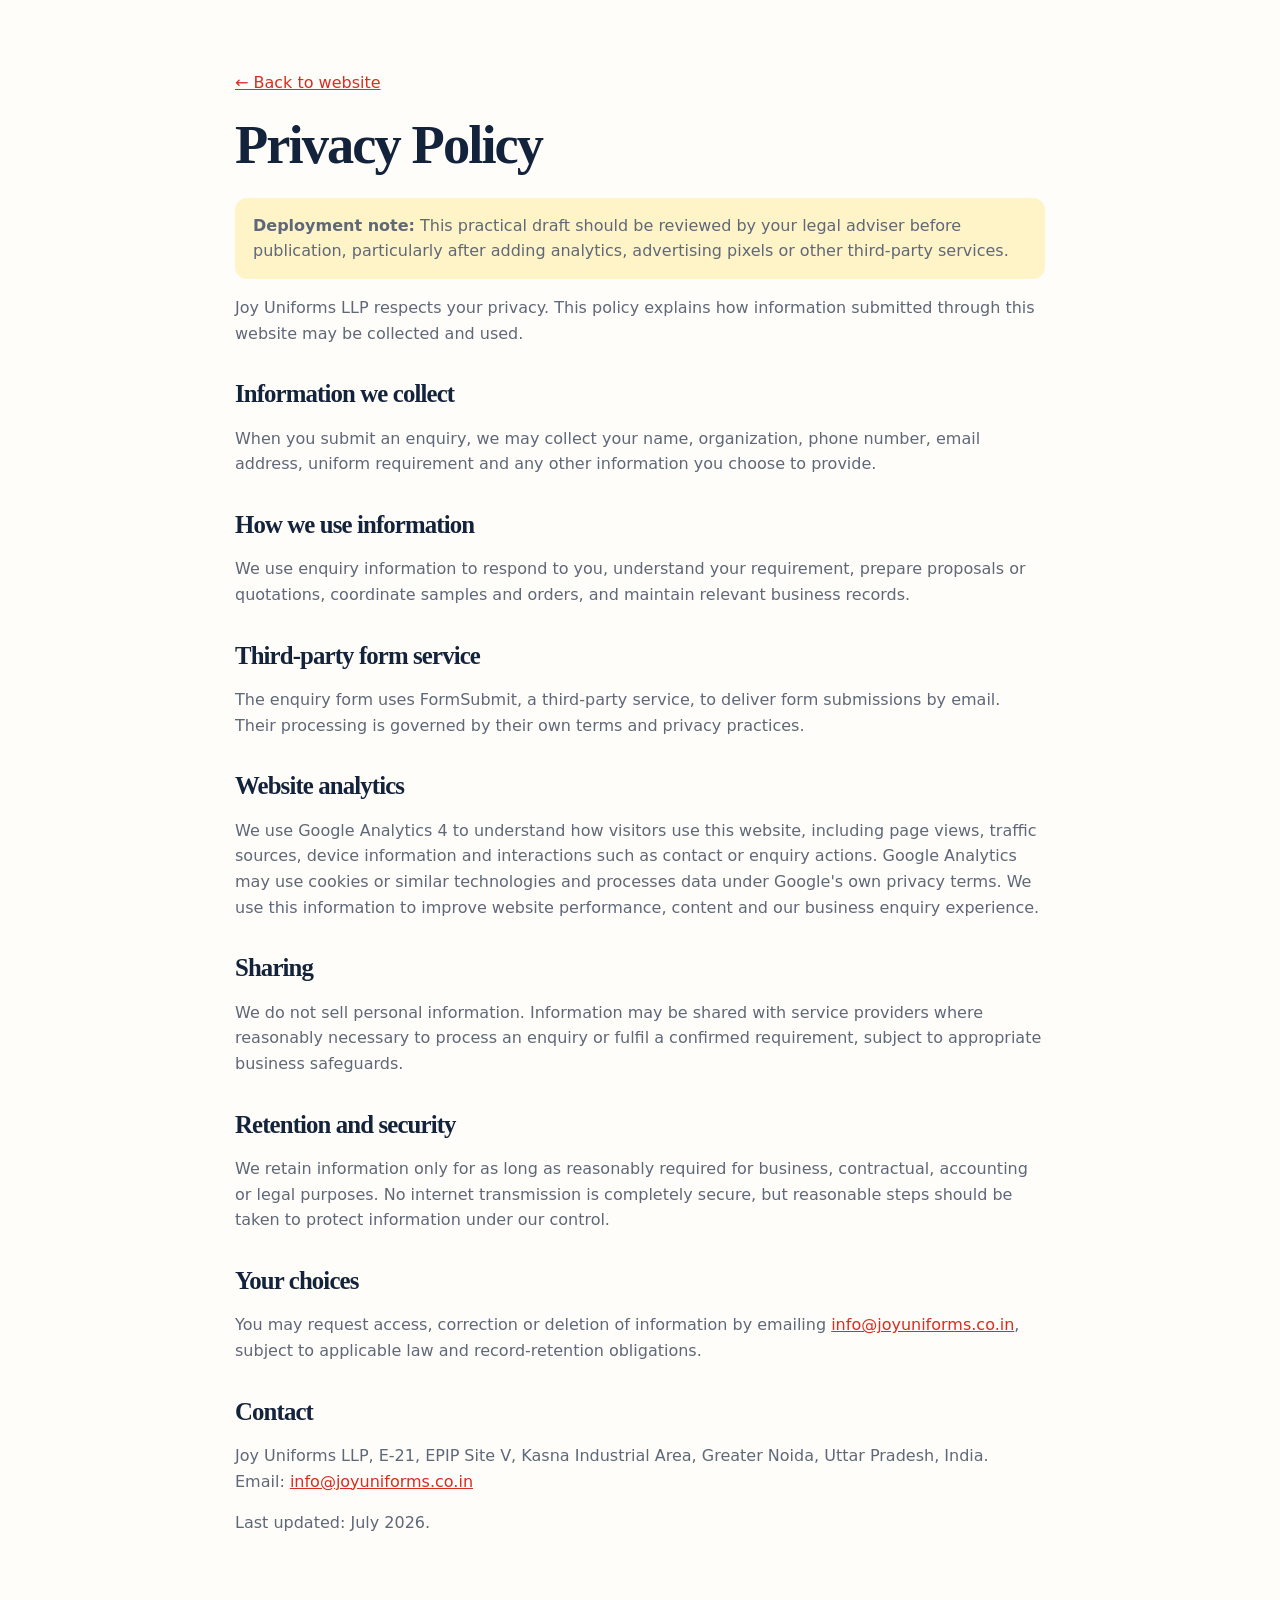
<file: privacy.html>
<!doctype html><html lang="en-IN"><head><meta charset="utf-8"><meta name="viewport" content="width=device-width,initial-scale=1"><title>Privacy Policy | Joy Uniforms LLP</title><meta name="description" content="Read how Joy Uniforms LLP handles information submitted through website enquiries."><meta name="robots" content="index,follow"><link rel="canonical" href="https://www.joyuniforms.co.in/privacy.html"><link rel="icon" type="image/png" sizes="32x32" href="assets/images/favicon-32.png"><link rel="stylesheet" href="styles.css"><style>.policy{max-width:850px;margin:0 auto;padding:70px 20px 100px}.policy h1{font-size:3.4rem}.policy h2{font-size:1.55rem;margin-top:35px}.policy p,.policy li{color:#5f6878}.policy a{color:#d92d20;text-decoration:underline}.policy-note{background:#fff3c8;padding:15px 18px;border-radius:12px}</style>
  <!-- Google tag (gtag.js) -->
  <script async src="https://www.googletagmanager.com/gtag/js?id=G-7VESLPLG60"></script>
  <script>
    window.dataLayer = window.dataLayer || [];
    function gtag(){dataLayer.push(arguments);}
    gtag('js', new Date());
    gtag('config', 'G-7VESLPLG60');
  </script>
</head><body><main class="policy"><a href="index.html">← Back to website</a><h1>Privacy Policy</h1><p class="policy-note"><strong>Deployment note:</strong> This practical draft should be reviewed by your legal adviser before publication, particularly after adding analytics, advertising pixels or other third-party services.</p><p>Joy Uniforms LLP respects your privacy. This policy explains how information submitted through this website may be collected and used.</p><h2>Information we collect</h2><p>When you submit an enquiry, we may collect your name, organization, phone number, email address, uniform requirement and any other information you choose to provide.</p><h2>How we use information</h2><p>We use enquiry information to respond to you, understand your requirement, prepare proposals or quotations, coordinate samples and orders, and maintain relevant business records.</p><h2>Third-party form service</h2><p>The enquiry form uses FormSubmit, a third-party service, to deliver form submissions by email. Their processing is governed by their own terms and privacy practices.</p><h2>Website analytics</h2><p>We use Google Analytics 4 to understand how visitors use this website, including page views, traffic sources, device information and interactions such as contact or enquiry actions. Google Analytics may use cookies or similar technologies and processes data under Google's own privacy terms. We use this information to improve website performance, content and our business enquiry experience.</p><h2>Sharing</h2><p>We do not sell personal information. Information may be shared with service providers where reasonably necessary to process an enquiry or fulfil a confirmed requirement, subject to appropriate business safeguards.</p><h2>Retention and security</h2><p>We retain information only for as long as reasonably required for business, contractual, accounting or legal purposes. No internet transmission is completely secure, but reasonable steps should be taken to protect information under our control.</p><h2>Your choices</h2><p>You may request access, correction or deletion of information by emailing <a href="mailto:info@joyuniforms.co.in">info@joyuniforms.co.in</a>, subject to applicable law and record-retention obligations.</p><h2>Contact</h2><p>Joy Uniforms LLP, E-21, EPIP Site V, Kasna Industrial Area, Greater Noida, Uttar Pradesh, India.<br>Email: <a href="mailto:info@joyuniforms.co.in">info@joyuniforms.co.in</a></p><p>Last updated: July 2026.</p></main></body></html>
</file>
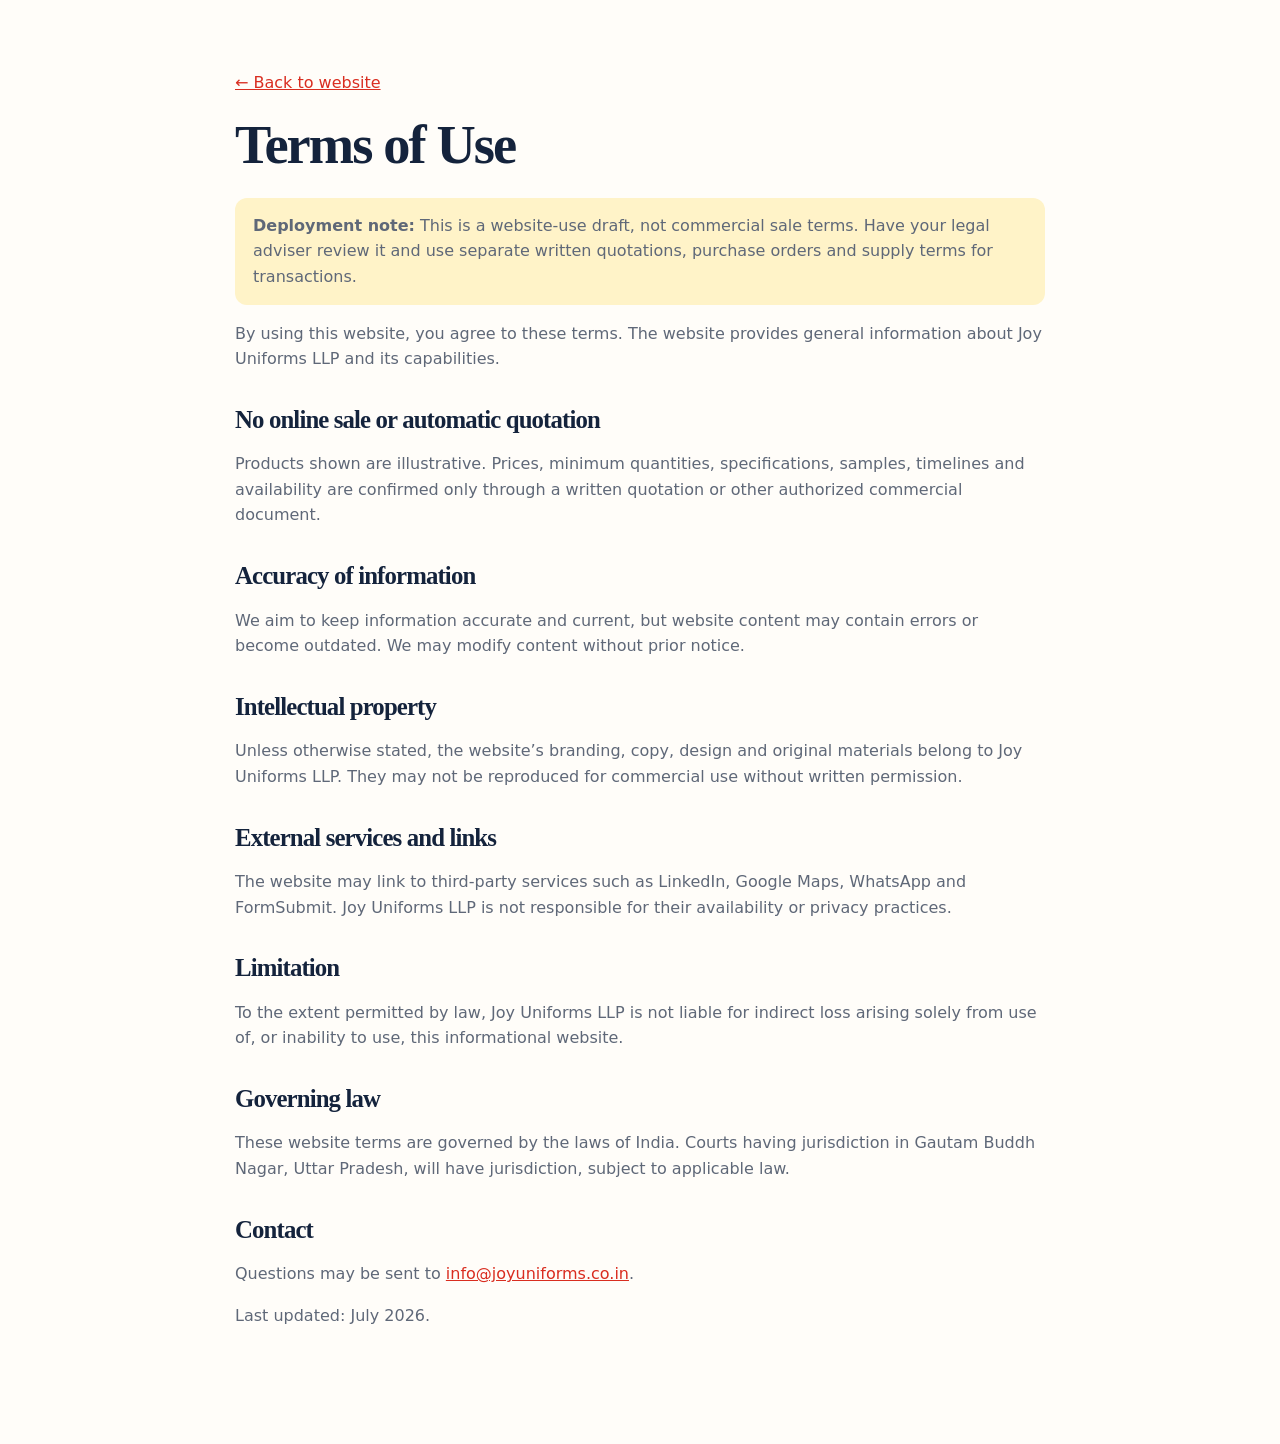
<file: terms.html>
<!doctype html><html lang="en-IN"><head><meta charset="utf-8"><meta name="viewport" content="width=device-width,initial-scale=1"><title>Terms of Use | Joy Uniforms LLP</title><meta name="description" content="Website terms governing use of the Joy Uniforms LLP informational website."><meta name="robots" content="index,follow"><link rel="canonical" href="https://www.joyuniforms.co.in/terms.html"><link rel="icon" type="image/png" sizes="32x32" href="assets/images/favicon-32.png"><link rel="stylesheet" href="styles.css"><style>.policy{max-width:850px;margin:0 auto;padding:70px 20px 100px}.policy h1{font-size:3.4rem}.policy h2{font-size:1.55rem;margin-top:35px}.policy p,.policy li{color:#5f6878}.policy a{color:#d92d20;text-decoration:underline}.policy-note{background:#fff3c8;padding:15px 18px;border-radius:12px}</style>
  <!-- Google tag (gtag.js) -->
  <script async src="https://www.googletagmanager.com/gtag/js?id=G-7VESLPLG60"></script>
  <script>
    window.dataLayer = window.dataLayer || [];
    function gtag(){dataLayer.push(arguments);}
    gtag('js', new Date());
    gtag('config', 'G-7VESLPLG60');
  </script>
</head><body><main class="policy"><a href="index.html">← Back to website</a><h1>Terms of Use</h1><p class="policy-note"><strong>Deployment note:</strong> This is a website-use draft, not commercial sale terms. Have your legal adviser review it and use separate written quotations, purchase orders and supply terms for transactions.</p><p>By using this website, you agree to these terms. The website provides general information about Joy Uniforms LLP and its capabilities.</p><h2>No online sale or automatic quotation</h2><p>Products shown are illustrative. Prices, minimum quantities, specifications, samples, timelines and availability are confirmed only through a written quotation or other authorized commercial document.</p><h2>Accuracy of information</h2><p>We aim to keep information accurate and current, but website content may contain errors or become outdated. We may modify content without prior notice.</p><h2>Intellectual property</h2><p>Unless otherwise stated, the website’s branding, copy, design and original materials belong to Joy Uniforms LLP. They may not be reproduced for commercial use without written permission.</p><h2>External services and links</h2><p>The website may link to third-party services such as LinkedIn, Google Maps, WhatsApp and FormSubmit. Joy Uniforms LLP is not responsible for their availability or privacy practices.</p><h2>Limitation</h2><p>To the extent permitted by law, Joy Uniforms LLP is not liable for indirect loss arising solely from use of, or inability to use, this informational website.</p><h2>Governing law</h2><p>These website terms are governed by the laws of India. Courts having jurisdiction in Gautam Buddh Nagar, Uttar Pradesh, will have jurisdiction, subject to applicable law.</p><h2>Contact</h2><p>Questions may be sent to <a href="mailto:info@joyuniforms.co.in">info@joyuniforms.co.in</a>.</p><p>Last updated: July 2026.</p></main></body></html>
</file>
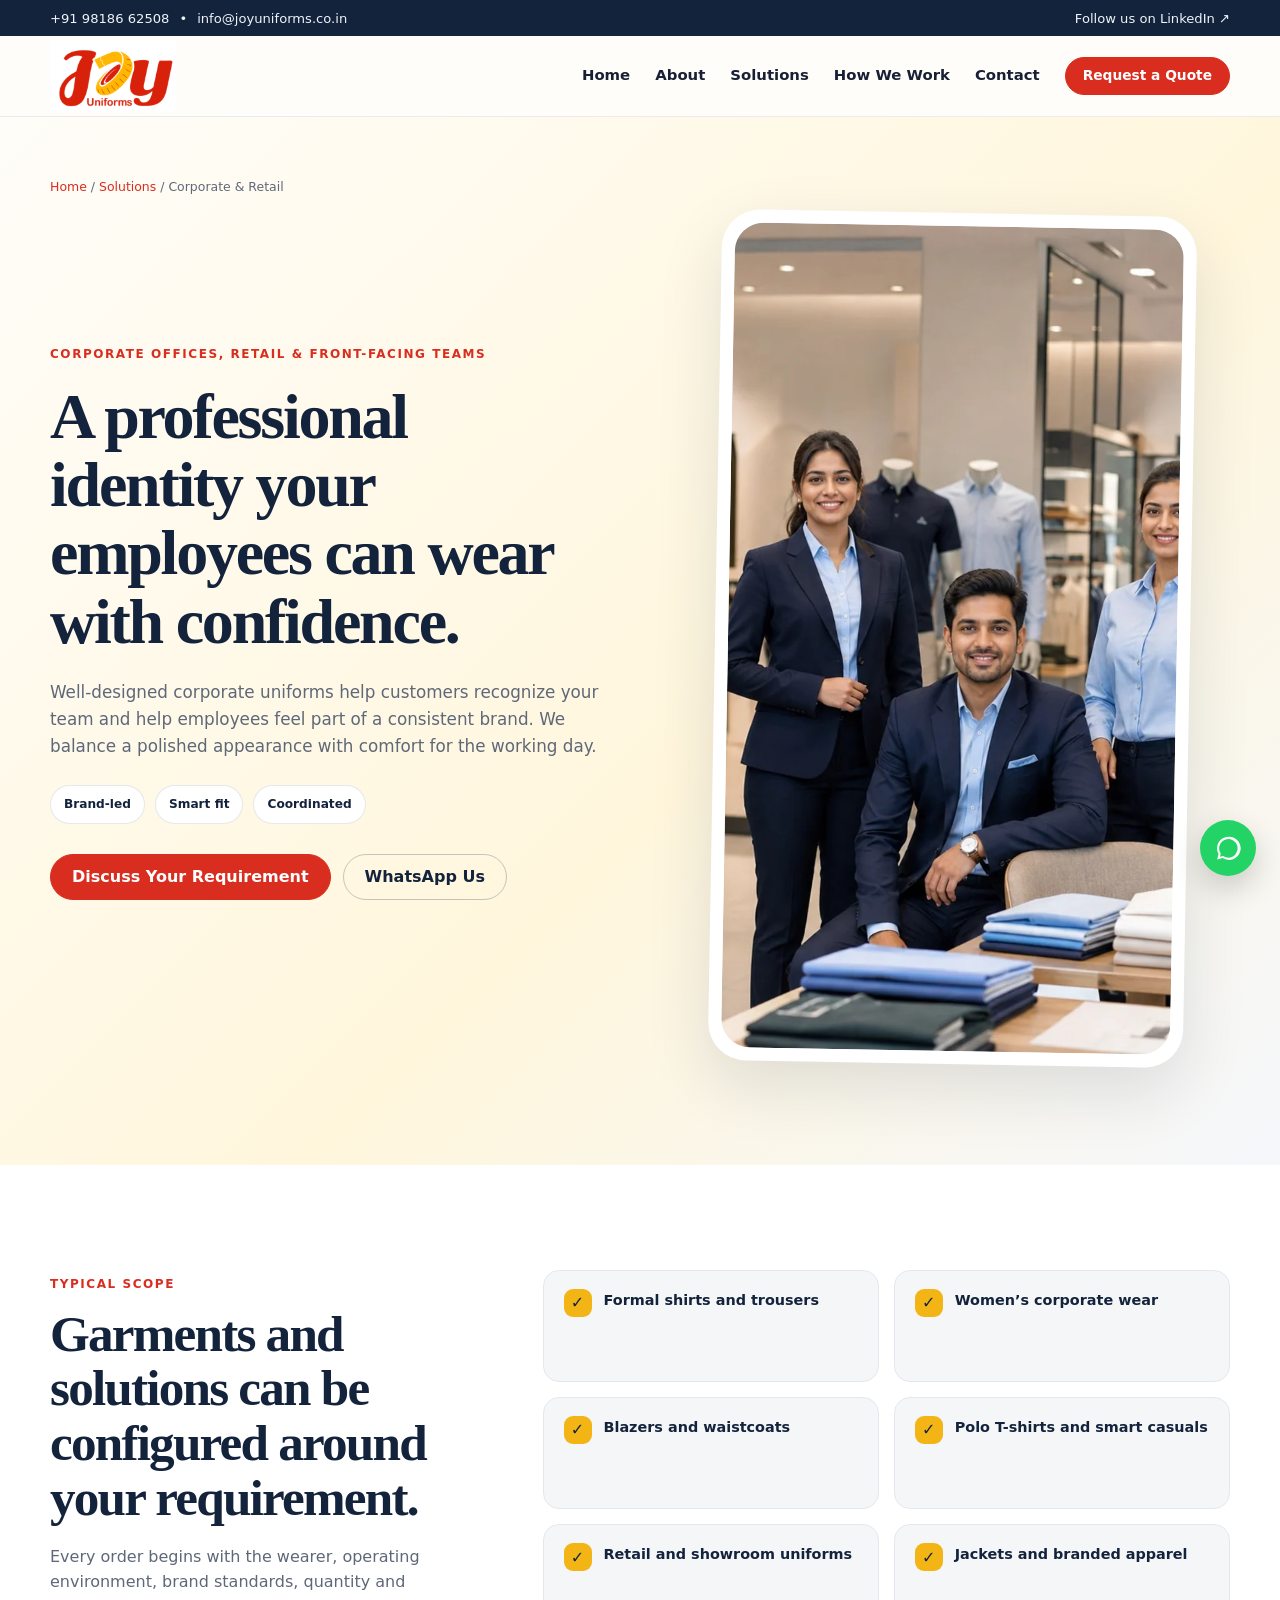
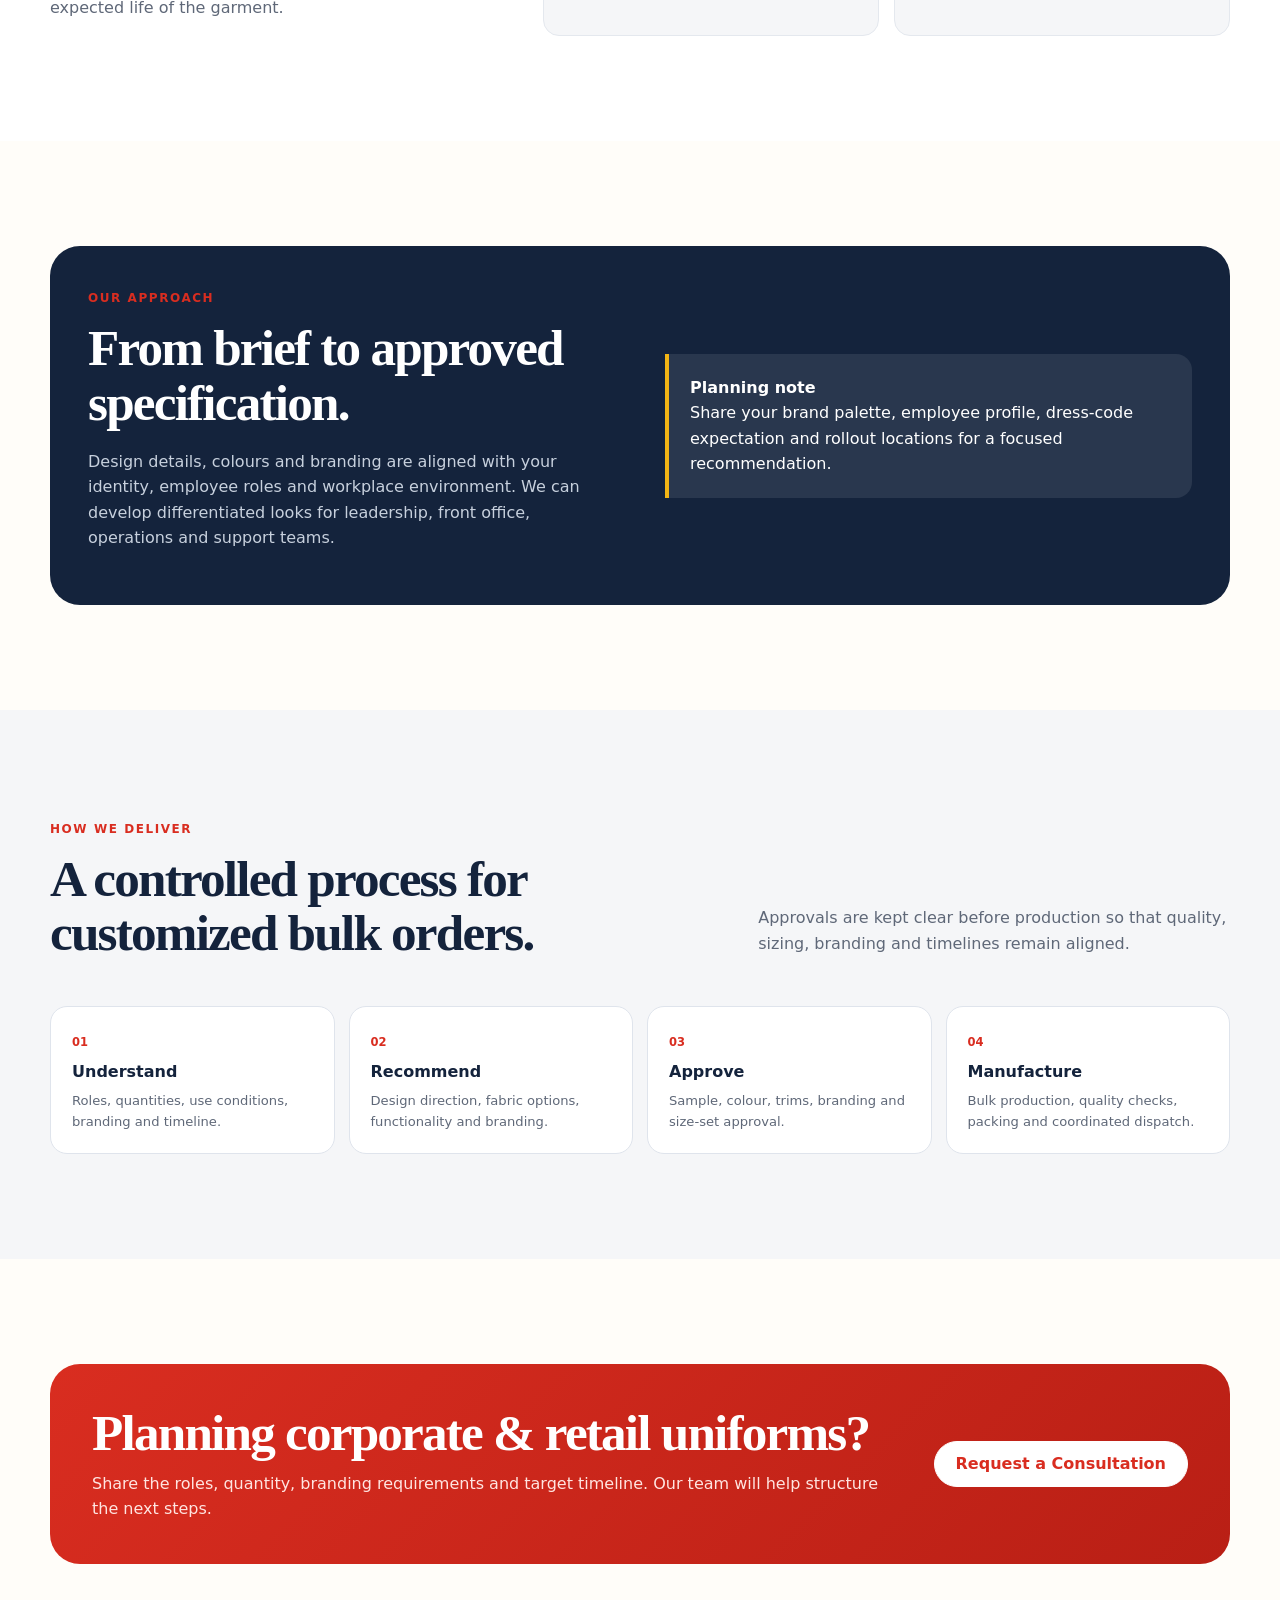
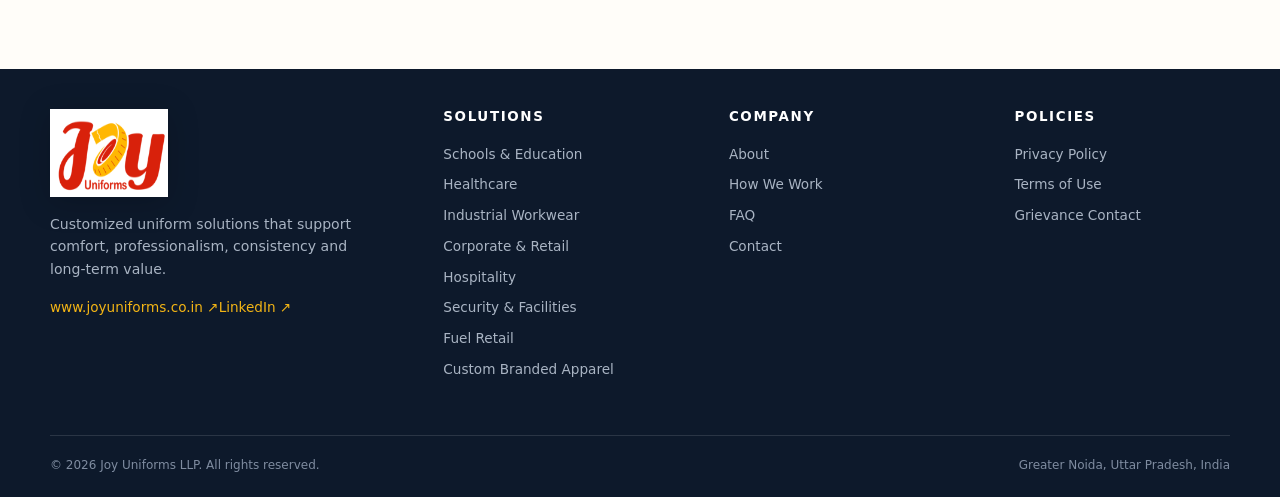
<file: solutions/corporate-retail-uniforms.html>
<!doctype html>
<html lang="en-IN"><head><meta charset="utf-8"><meta name="viewport" content="width=device-width,initial-scale=1"><title>Corporate & Retail Uniform Manufacturer | Joy Uniforms LLP</title><meta name="description" content="Customized corporate and retail uniforms for offices, front desks, showrooms and customer-facing teams, aligned with your brand identity."><meta name="keywords" content="corporate uniform manufacturer Noida, office uniforms Greater Noida, retail staff uniforms Delhi NCR, branded corporate apparel"><meta name="robots" content="index,follow,max-image-preview:large"><meta name="theme-color" content="#14233c"><link rel="canonical" href="https://www.joyuniforms.co.in/solutions/corporate-retail-uniforms.html"><meta property="og:title" content="Corporate & Retail Uniform Solutions | Joy Uniforms LLP"><meta property="og:description" content="Customized corporate and retail uniforms for offices, front desks, showrooms and customer-facing teams, aligned with your brand identity."><meta property="og:type" content="website"><meta property="og:url" content="https://www.joyuniforms.co.in/solutions/corporate-retail-uniforms.html"><meta property="og:image" content="https://www.joyuniforms.co.in/assets/images/corporate-showroom-team.webp"><meta name="twitter:card" content="summary_large_image"><link rel="icon" type="image/png" sizes="32x32" href="../assets/images/favicon-32.png"><link rel="apple-touch-icon" href="../assets/images/apple-touch-icon.png"><link rel="stylesheet" href="../styles.css"><script type="application/ld+json">{"@context": "https://schema.org", "@type": "Service", "name": "Corporate & Retail Uniform Solutions", "provider": {"@type": "Organization", "name": "Joy Uniforms LLP", "url": "https://www.joyuniforms.co.in/"}, "areaServed": ["Greater Noida", "Noida", "Delhi NCR"], "description": "Customized corporate and retail uniforms for offices, front desks, showrooms and customer-facing teams, aligned with your brand identity.", "url": "https://www.joyuniforms.co.in/solutions/corporate-retail-uniforms.html"}</script><script type="application/ld+json">{"@context": "https://schema.org", "@type": "BreadcrumbList", "itemListElement": [{"@type": "ListItem", "position": 1, "name": "Home", "item": "https://www.joyuniforms.co.in/"}, {"@type": "ListItem", "position": 2, "name": "Solutions", "item": "https://www.joyuniforms.co.in/#solutions"}, {"@type": "ListItem", "position": 3, "name": "Corporate & Retail", "item": "https://www.joyuniforms.co.in/solutions/corporate-retail-uniforms.html"}]}</script>
  <!-- Google tag (gtag.js) -->
  <script async src="https://www.googletagmanager.com/gtag/js?id=G-7VESLPLG60"></script>
  <script>
    window.dataLayer = window.dataLayer || [];
    function gtag(){dataLayer.push(arguments);}
    gtag('js', new Date());
    gtag('config', 'G-7VESLPLG60');
  </script>
</head>
<body class="solution-page"><a class="skip-link" href="#main-content">Skip to content</a><div class="topbar"><div class="container topbar-inner"><div class="topbar-contact"><a href="tel:+919818662508">+91 98186 62508</a><span>•</span><a href="mailto:info@joyuniforms.co.in">info@joyuniforms.co.in</a></div><a class="topbar-link" href="https://in.linkedin.com/company/joyuniforms" target="_blank" rel="noopener">Follow us on LinkedIn ↗</a></div></div><header class="site-header solution-page-header" id="site-header"><div class="container header-inner"><a class="brand" href="../index.html" aria-label="Joy Uniforms home"><img src="../assets/images/joy-logo.png" alt="Joy Uniforms logo" width="154" height="96"></a><button class="menu-toggle" type="button" aria-expanded="false" aria-controls="primary-nav" aria-label="Open navigation"><span></span><span></span><span></span></button><nav class="primary-nav" id="primary-nav" aria-label="Primary navigation"><a href="../index.html">Home</a><a href="../index.html#about">About</a><a href="../index.html#solutions">Solutions</a><a href="../index.html#process">How We Work</a><a href="../index.html#contact">Contact</a><a class="button button-small" href="../index.html#contact">Request a Quote</a></nav></div></header>
<main id="main-content"><section class="solution-page-hero"><div class="container breadcrumb"><a href="../index.html">Home</a> / <a href="../index.html#solutions">Solutions</a> / Corporate & Retail</div><div class="container solution-page-grid"><div class="solution-page-copy"><span class="kicker">Corporate offices, retail & front-facing teams</span><h1>A professional identity your employees can wear with confidence.</h1><p>Well-designed corporate uniforms help customers recognize your team and help employees feel part of a consistent brand. We balance a polished appearance with comfort for the working day.</p><div class="solution-page-tags"><span>Brand-led</span><span>Smart fit</span><span>Coordinated</span></div><div class="hero-actions"><a class="button" href="../index.html#contact">Discuss Your Requirement</a><a class="button button-ghost" href="https://wa.me/919818662508?text=Hello%20Joy%20Uniforms%2C%20I%20would%20like%20to%20discuss%20Corporate%20%26%20Retail%20Uniforms." target="_blank" rel="noopener">WhatsApp Us</a></div></div><figure class="solution-page-media"><img src="../assets/images/corporate-showroom-team.webp" alt="Corporate and retail team in smart coordinated uniforms" width="1100" height="825" fetchpriority="high"></figure></div></section>
<section class="section scope-section"><div class="container scope-grid"><div class="scope-intro"><span class="kicker">Typical scope</span><h2>Garments and solutions can be configured around your requirement.</h2><p>Every order begins with the wearer, operating environment, brand standards, quantity and expected life of the garment.</p></div><div class="scope-list"><div class="scope-item"><b>✓</b><span>Formal shirts and trousers</span></div><div class="scope-item"><b>✓</b><span>Women’s corporate wear</span></div><div class="scope-item"><b>✓</b><span>Blazers and waistcoats</span></div><div class="scope-item"><b>✓</b><span>Polo T-shirts and smart casuals</span></div><div class="scope-item"><b>✓</b><span>Retail and showroom uniforms</span></div><div class="scope-item"><b>✓</b><span>Jackets and branded apparel</span></div></div></div></section>
<section class="section"><div class="container approach-panel"><div><span class="kicker">Our approach</span><h2>From brief to approved specification.</h2><p>Design details, colours and branding are aligned with your identity, employee roles and workplace environment. We can develop differentiated looks for leadership, front office, operations and support teams.</p></div><div class="approach-note"><strong>Planning note</strong><br>Share your brand palette, employee profile, dress-code expectation and rollout locations for a focused recommendation.</div></div></section>
<section class="section section-light"><div class="container"><div class="section-heading"><div><span class="kicker">How we deliver</span><h2>A controlled process for customized bulk orders.</h2></div><p>Approvals are kept clear before production so that quality, sizing, branding and timelines remain aligned.</p></div><div class="category-process"><div><span>01</span><h3>Understand</h3><p>Roles, quantities, use conditions, branding and timeline.</p></div><div><span>02</span><h3>Recommend</h3><p>Design direction, fabric options, functionality and branding.</p></div><div><span>03</span><h3>Approve</h3><p>Sample, colour, trims, branding and size-set approval.</p></div><div><span>04</span><h3>Manufacture</h3><p>Bulk production, quality checks, packing and coordinated dispatch.</p></div></div></div></section>
<section class="section"><div class="container category-cta"><div><h2>Planning corporate & retail uniforms?</h2><p>Share the roles, quantity, branding requirements and target timeline. Our team will help structure the next steps.</p></div><a class="button" href="../index.html#contact">Request a Consultation</a></div></section></main><footer class="site-footer category-footer"><div class="container footer-grid"><div class="footer-brand"><img src="../assets/images/joy-logo.png" alt="Joy Uniforms" width="142" height="88"><p>Customized uniform solutions that support comfort, professionalism, consistency and long-term value.</p><a href="https://www.joyuniforms.co.in" target="_blank" rel="noopener">www.joyuniforms.co.in ↗</a><a href="https://in.linkedin.com/company/joyuniforms" target="_blank" rel="noopener">LinkedIn ↗</a></div><div><h3>Solutions</h3><a href="school-uniforms.html">Schools & Education</a><a href="healthcare-uniforms.html">Healthcare</a><a href="industrial-workwear.html">Industrial Workwear</a><a href="corporate-retail-uniforms.html">Corporate & Retail</a><a href="hospitality-uniforms.html">Hospitality</a><a href="security-facility-uniforms.html">Security & Facilities</a><a href="fuel-retail-uniforms.html">Fuel Retail</a><a href="custom-branded-apparel.html">Custom Branded Apparel</a></div><div><h3>Company</h3><a href="../index.html#about">About</a><a href="../index.html#process">How We Work</a><a href="../index.html#faq">FAQ</a><a href="../index.html#contact">Contact</a></div><div><h3>Policies</h3><a href="../privacy.html">Privacy Policy</a><a href="../terms.html">Terms of Use</a><a href="mailto:info@joyuniforms.co.in">Grievance Contact</a></div></div><div class="container footer-bottom"><span>© 2026 Joy Uniforms LLP. All rights reserved.</span><span>Greater Noida, Uttar Pradesh, India</span></div></footer><a class="whatsapp-float" href="https://wa.me/919818662508?text=Hello%20Joy%20Uniforms%2C%20I%20would%20like%20to%20discuss%20a%20uniform%20requirement." target="_blank" rel="noopener" aria-label="Chat with Joy Uniforms on WhatsApp"><svg viewBox="0 0 32 32" aria-hidden="true"><path d="M16 3a12.7 12.7 0 0 0-11 19L3.5 28l6.1-1.5A12.8 12.8 0 1 0 16 3Zm0 23.1c-2 0-3.9-.6-5.5-1.6l-.4-.2-3.6.9.9-3.5-.2-.4a10.2 10.2 0 1 1 8.8 4.8Z"/></svg></a><script src="../page.js" defer></script></body></html>
</file>
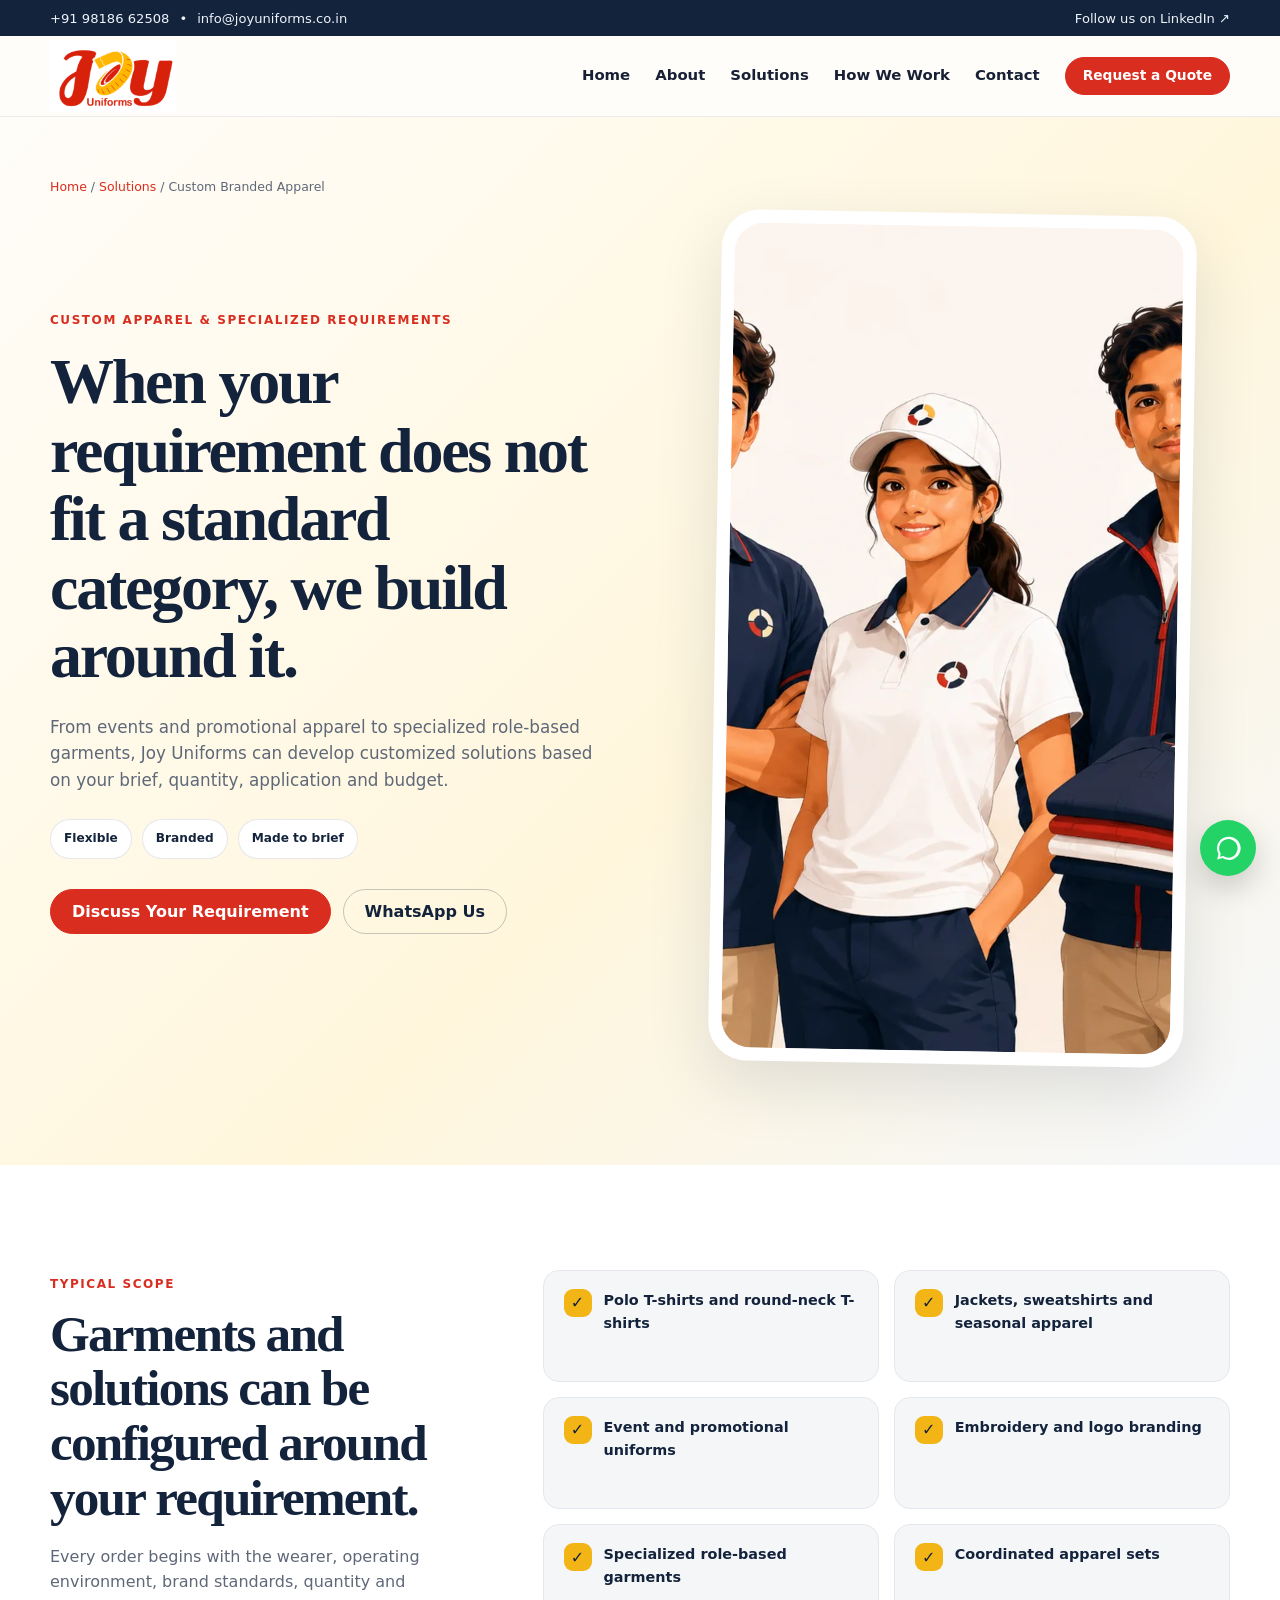
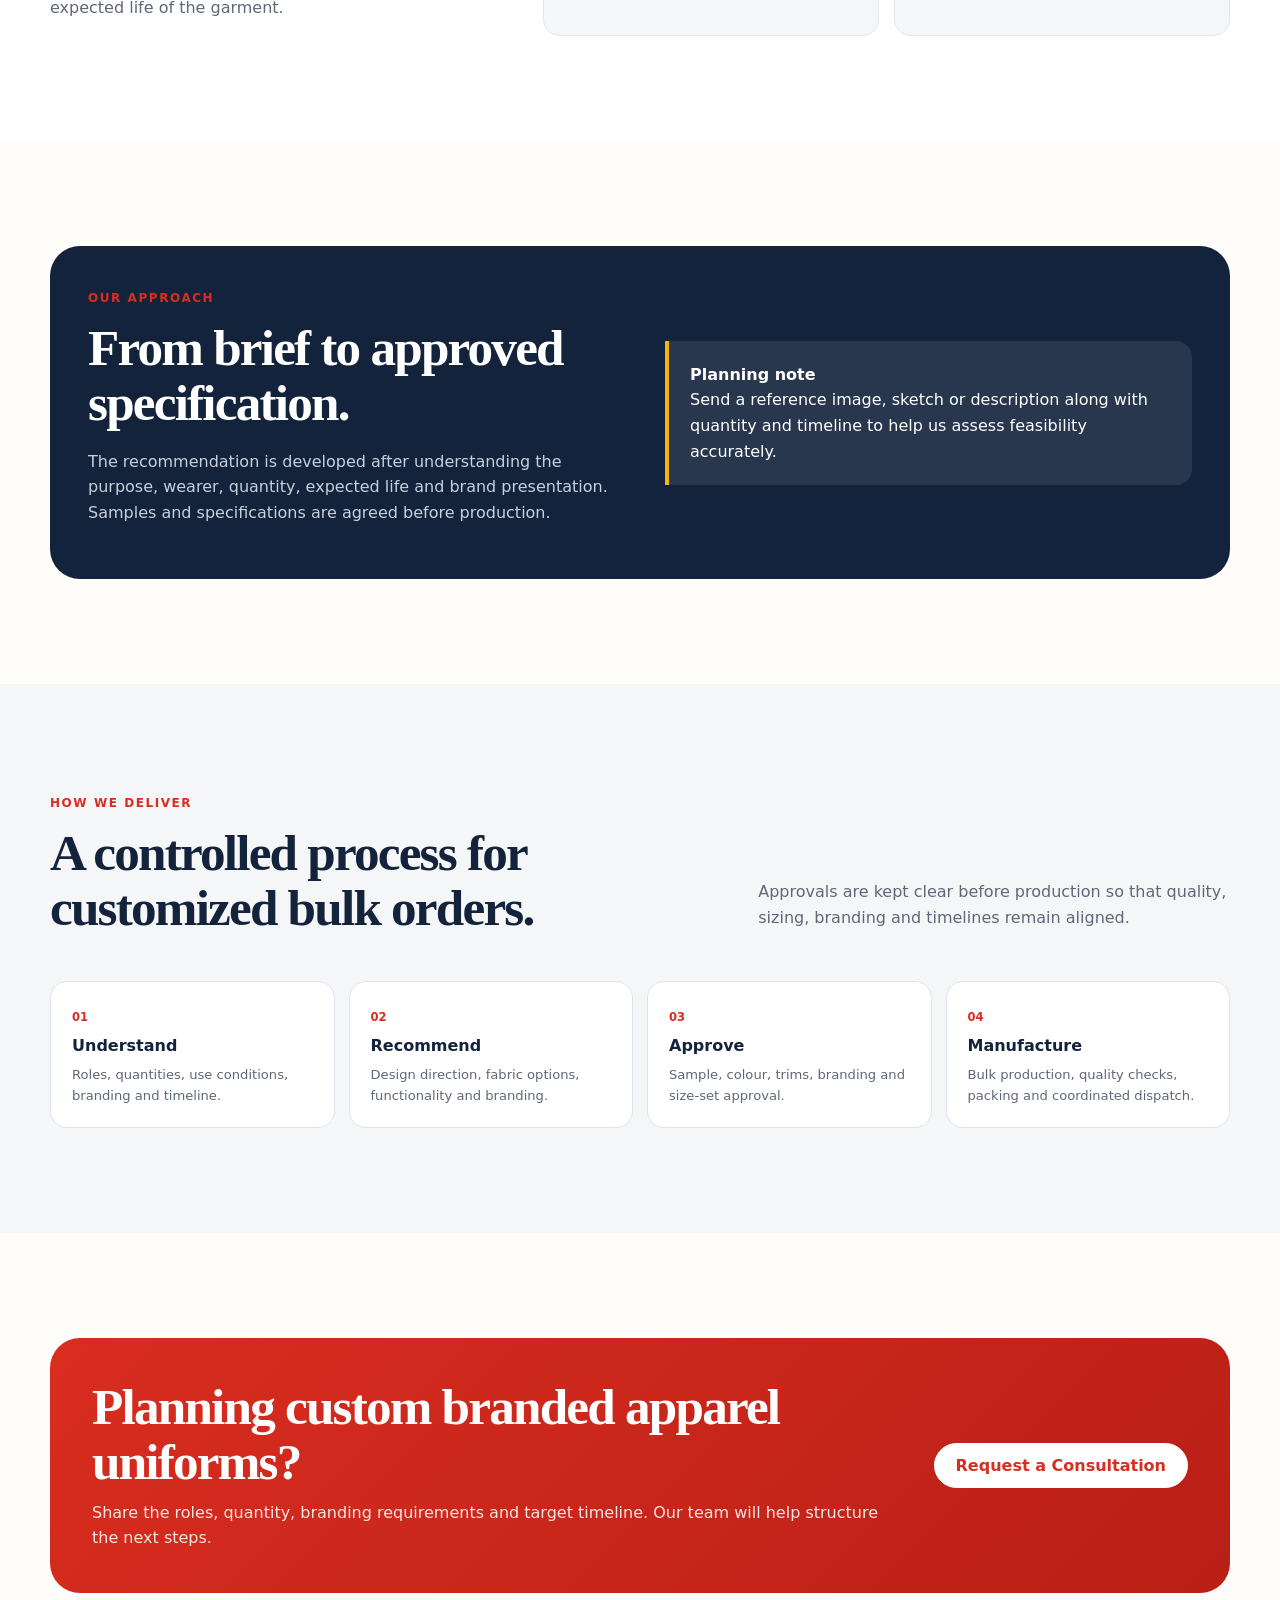
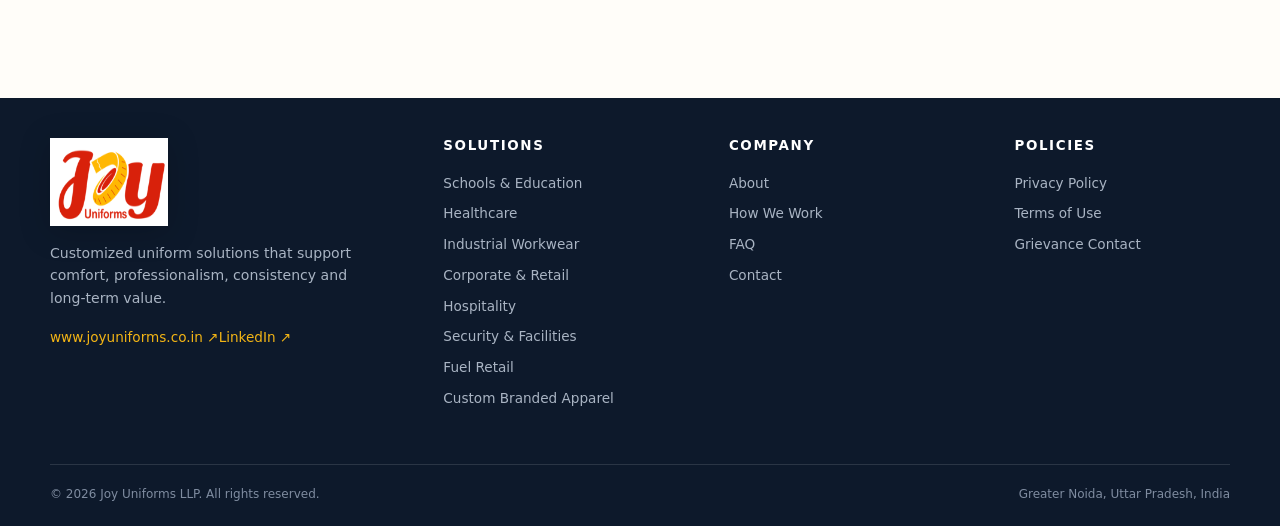
<file: solutions/custom-branded-apparel.html>
<!doctype html>
<html lang="en-IN"><head><meta charset="utf-8"><meta name="viewport" content="width=device-width,initial-scale=1"><title>Custom Branded Apparel Uniform Manufacturer | Joy Uniforms LLP</title><meta name="description" content="Customized branded apparel including polos, T-shirts, jackets, sweatshirts, promotional uniforms and embroidery solutions."><meta name="keywords" content="custom branded apparel manufacturer Greater Noida, embroidered polo T-shirts Noida, corporate jackets Delhi NCR, promotional apparel"><meta name="robots" content="index,follow,max-image-preview:large"><meta name="theme-color" content="#14233c"><link rel="canonical" href="https://www.joyuniforms.co.in/solutions/custom-branded-apparel.html"><meta property="og:title" content="Custom Branded Apparel Uniform Solutions | Joy Uniforms LLP"><meta property="og:description" content="Customized branded apparel including polos, T-shirts, jackets, sweatshirts, promotional uniforms and embroidery solutions."><meta property="og:type" content="website"><meta property="og:url" content="https://www.joyuniforms.co.in/solutions/custom-branded-apparel.html"><meta property="og:image" content="https://www.joyuniforms.co.in/assets/images/custom-branded-apparel-team.webp"><meta name="twitter:card" content="summary_large_image"><link rel="icon" type="image/png" sizes="32x32" href="../assets/images/favicon-32.png"><link rel="apple-touch-icon" href="../assets/images/apple-touch-icon.png"><link rel="stylesheet" href="../styles.css"><script type="application/ld+json">{"@context": "https://schema.org", "@type": "Service", "name": "Custom Branded Apparel Uniform Solutions", "provider": {"@type": "Organization", "name": "Joy Uniforms LLP", "url": "https://www.joyuniforms.co.in/"}, "areaServed": ["Greater Noida", "Noida", "Delhi NCR"], "description": "Customized branded apparel including polos, T-shirts, jackets, sweatshirts, promotional uniforms and embroidery solutions.", "url": "https://www.joyuniforms.co.in/solutions/custom-branded-apparel.html"}</script><script type="application/ld+json">{"@context": "https://schema.org", "@type": "BreadcrumbList", "itemListElement": [{"@type": "ListItem", "position": 1, "name": "Home", "item": "https://www.joyuniforms.co.in/"}, {"@type": "ListItem", "position": 2, "name": "Solutions", "item": "https://www.joyuniforms.co.in/#solutions"}, {"@type": "ListItem", "position": 3, "name": "Custom Branded Apparel", "item": "https://www.joyuniforms.co.in/solutions/custom-branded-apparel.html"}]}</script>
  <!-- Google tag (gtag.js) -->
  <script async src="https://www.googletagmanager.com/gtag/js?id=G-7VESLPLG60"></script>
  <script>
    window.dataLayer = window.dataLayer || [];
    function gtag(){dataLayer.push(arguments);}
    gtag('js', new Date());
    gtag('config', 'G-7VESLPLG60');
  </script>
</head>
<body class="solution-page"><a class="skip-link" href="#main-content">Skip to content</a><div class="topbar"><div class="container topbar-inner"><div class="topbar-contact"><a href="tel:+919818662508">+91 98186 62508</a><span>•</span><a href="mailto:info@joyuniforms.co.in">info@joyuniforms.co.in</a></div><a class="topbar-link" href="https://in.linkedin.com/company/joyuniforms" target="_blank" rel="noopener">Follow us on LinkedIn ↗</a></div></div><header class="site-header solution-page-header" id="site-header"><div class="container header-inner"><a class="brand" href="../index.html" aria-label="Joy Uniforms home"><img src="../assets/images/joy-logo.png" alt="Joy Uniforms logo" width="154" height="96"></a><button class="menu-toggle" type="button" aria-expanded="false" aria-controls="primary-nav" aria-label="Open navigation"><span></span><span></span><span></span></button><nav class="primary-nav" id="primary-nav" aria-label="Primary navigation"><a href="../index.html">Home</a><a href="../index.html#about">About</a><a href="../index.html#solutions">Solutions</a><a href="../index.html#process">How We Work</a><a href="../index.html#contact">Contact</a><a class="button button-small" href="../index.html#contact">Request a Quote</a></nav></div></header>
<main id="main-content"><section class="solution-page-hero"><div class="container breadcrumb"><a href="../index.html">Home</a> / <a href="../index.html#solutions">Solutions</a> / Custom Branded Apparel</div><div class="container solution-page-grid"><div class="solution-page-copy"><span class="kicker">Custom apparel & specialized requirements</span><h1>When your requirement does not fit a standard category, we build around it.</h1><p>From events and promotional apparel to specialized role-based garments, Joy Uniforms can develop customized solutions based on your brief, quantity, application and budget.</p><div class="solution-page-tags"><span>Flexible</span><span>Branded</span><span>Made to brief</span></div><div class="hero-actions"><a class="button" href="../index.html#contact">Discuss Your Requirement</a><a class="button button-ghost" href="https://wa.me/919818662508?text=Hello%20Joy%20Uniforms%2C%20I%20would%20like%20to%20discuss%20Custom%20Branded%20Apparel." target="_blank" rel="noopener">WhatsApp Us</a></div></div><figure class="solution-page-media"><img src="../assets/images/custom-branded-apparel-team.webp" alt="Custom Branded Apparel uniforms illustration" width="1100" height="825" fetchpriority="high"></figure></div></section>
<section class="section scope-section"><div class="container scope-grid"><div class="scope-intro"><span class="kicker">Typical scope</span><h2>Garments and solutions can be configured around your requirement.</h2><p>Every order begins with the wearer, operating environment, brand standards, quantity and expected life of the garment.</p></div><div class="scope-list"><div class="scope-item"><b>✓</b><span>Polo T-shirts and round-neck T-shirts</span></div><div class="scope-item"><b>✓</b><span>Jackets, sweatshirts and seasonal apparel</span></div><div class="scope-item"><b>✓</b><span>Event and promotional uniforms</span></div><div class="scope-item"><b>✓</b><span>Embroidery and logo branding</span></div><div class="scope-item"><b>✓</b><span>Specialized role-based garments</span></div><div class="scope-item"><b>✓</b><span>Coordinated apparel sets</span></div></div></div></section>
<section class="section"><div class="container approach-panel"><div><span class="kicker">Our approach</span><h2>From brief to approved specification.</h2><p>The recommendation is developed after understanding the purpose, wearer, quantity, expected life and brand presentation. Samples and specifications are agreed before production.</p></div><div class="approach-note"><strong>Planning note</strong><br>Send a reference image, sketch or description along with quantity and timeline to help us assess feasibility accurately.</div></div></section>
<section class="section section-light"><div class="container"><div class="section-heading"><div><span class="kicker">How we deliver</span><h2>A controlled process for customized bulk orders.</h2></div><p>Approvals are kept clear before production so that quality, sizing, branding and timelines remain aligned.</p></div><div class="category-process"><div><span>01</span><h3>Understand</h3><p>Roles, quantities, use conditions, branding and timeline.</p></div><div><span>02</span><h3>Recommend</h3><p>Design direction, fabric options, functionality and branding.</p></div><div><span>03</span><h3>Approve</h3><p>Sample, colour, trims, branding and size-set approval.</p></div><div><span>04</span><h3>Manufacture</h3><p>Bulk production, quality checks, packing and coordinated dispatch.</p></div></div></div></section>
<section class="section"><div class="container category-cta"><div><h2>Planning custom branded apparel uniforms?</h2><p>Share the roles, quantity, branding requirements and target timeline. Our team will help structure the next steps.</p></div><a class="button" href="../index.html#contact">Request a Consultation</a></div></section></main><footer class="site-footer category-footer"><div class="container footer-grid"><div class="footer-brand"><img src="../assets/images/joy-logo.png" alt="Joy Uniforms" width="142" height="88"><p>Customized uniform solutions that support comfort, professionalism, consistency and long-term value.</p><a href="https://www.joyuniforms.co.in" target="_blank" rel="noopener">www.joyuniforms.co.in ↗</a><a href="https://in.linkedin.com/company/joyuniforms" target="_blank" rel="noopener">LinkedIn ↗</a></div><div><h3>Solutions</h3><a href="school-uniforms.html">Schools & Education</a><a href="healthcare-uniforms.html">Healthcare</a><a href="industrial-workwear.html">Industrial Workwear</a><a href="corporate-retail-uniforms.html">Corporate & Retail</a><a href="hospitality-uniforms.html">Hospitality</a><a href="security-facility-uniforms.html">Security & Facilities</a><a href="fuel-retail-uniforms.html">Fuel Retail</a><a href="custom-branded-apparel.html">Custom Branded Apparel</a></div><div><h3>Company</h3><a href="../index.html#about">About</a><a href="../index.html#process">How We Work</a><a href="../index.html#faq">FAQ</a><a href="../index.html#contact">Contact</a></div><div><h3>Policies</h3><a href="../privacy.html">Privacy Policy</a><a href="../terms.html">Terms of Use</a><a href="mailto:info@joyuniforms.co.in">Grievance Contact</a></div></div><div class="container footer-bottom"><span>© 2026 Joy Uniforms LLP. All rights reserved.</span><span>Greater Noida, Uttar Pradesh, India</span></div></footer><a class="whatsapp-float" href="https://wa.me/919818662508?text=Hello%20Joy%20Uniforms%2C%20I%20would%20like%20to%20discuss%20a%20uniform%20requirement." target="_blank" rel="noopener" aria-label="Chat with Joy Uniforms on WhatsApp"><svg viewBox="0 0 32 32" aria-hidden="true"><path d="M16 3a12.7 12.7 0 0 0-11 19L3.5 28l6.1-1.5A12.8 12.8 0 1 0 16 3Zm0 23.1c-2 0-3.9-.6-5.5-1.6l-.4-.2-3.6.9.9-3.5-.2-.4a10.2 10.2 0 1 1 8.8 4.8Z"/></svg></a><script src="../page.js" defer></script></body></html>
</file>
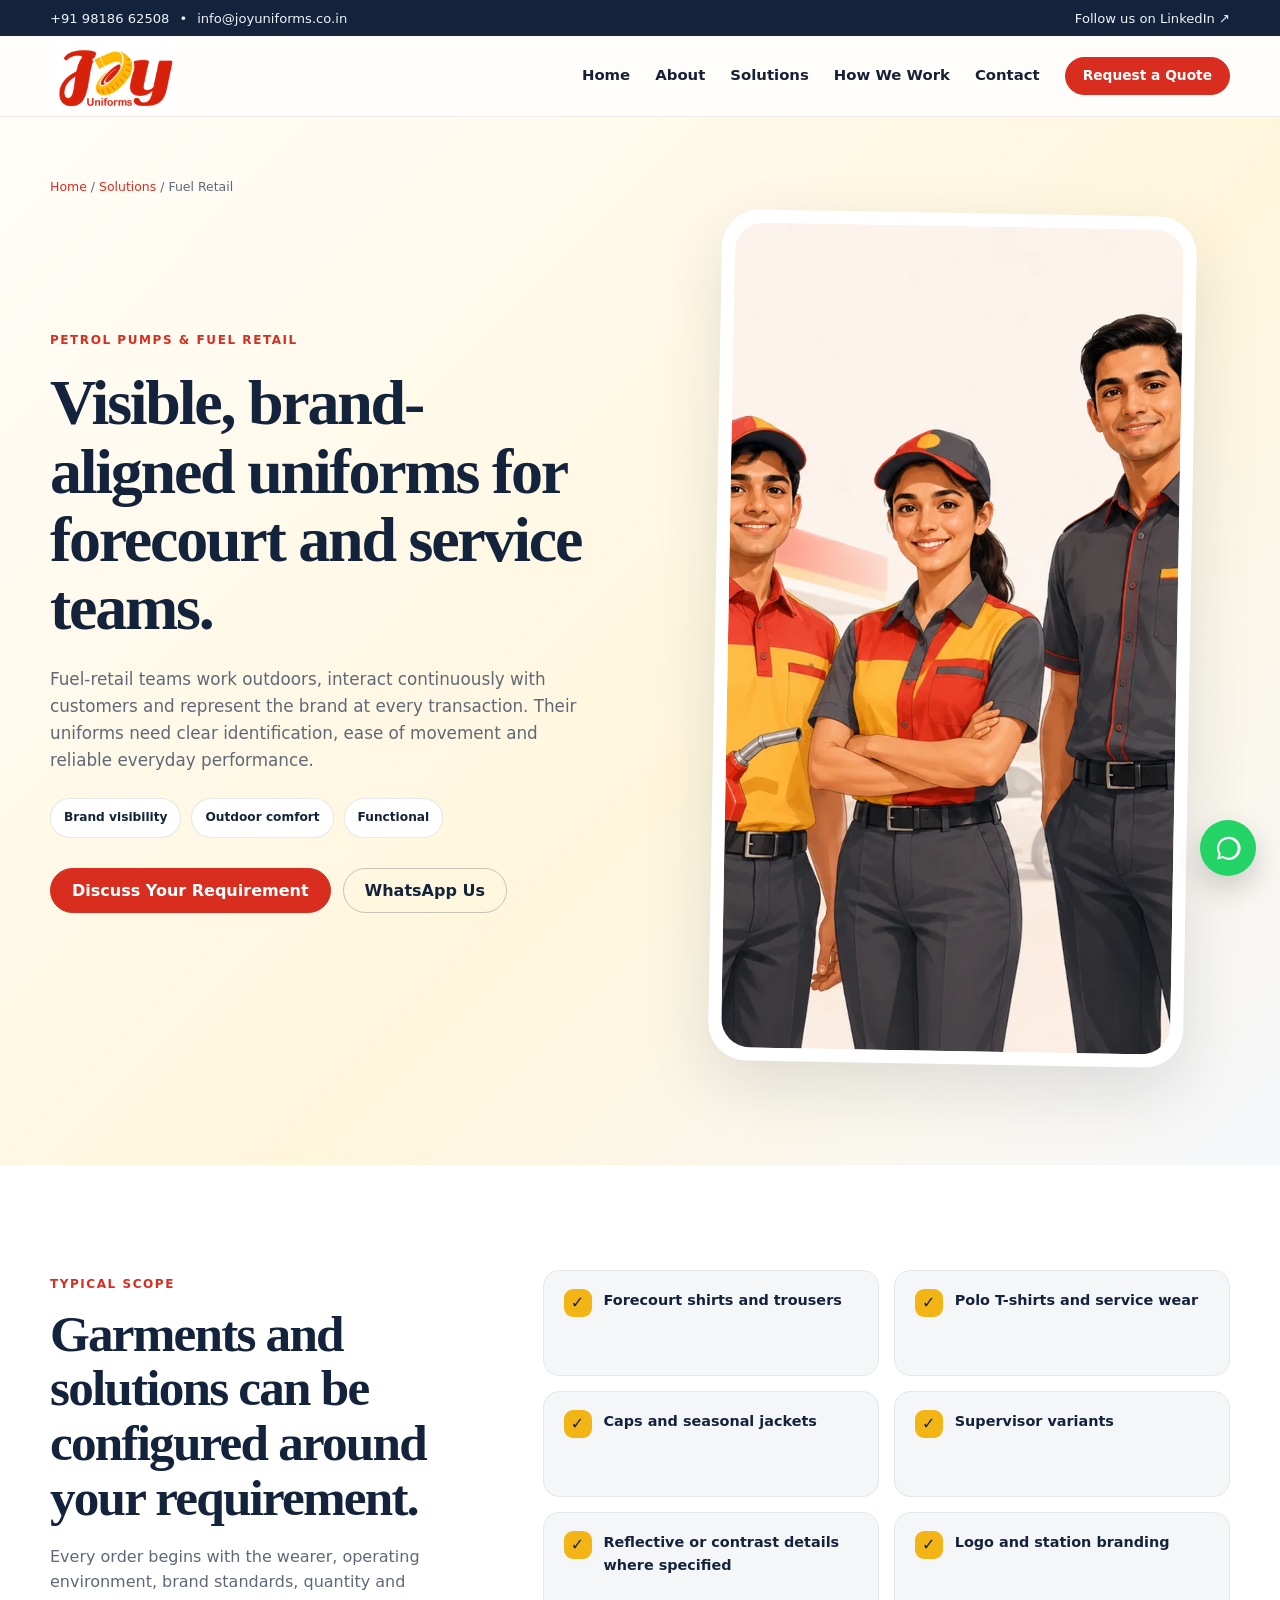
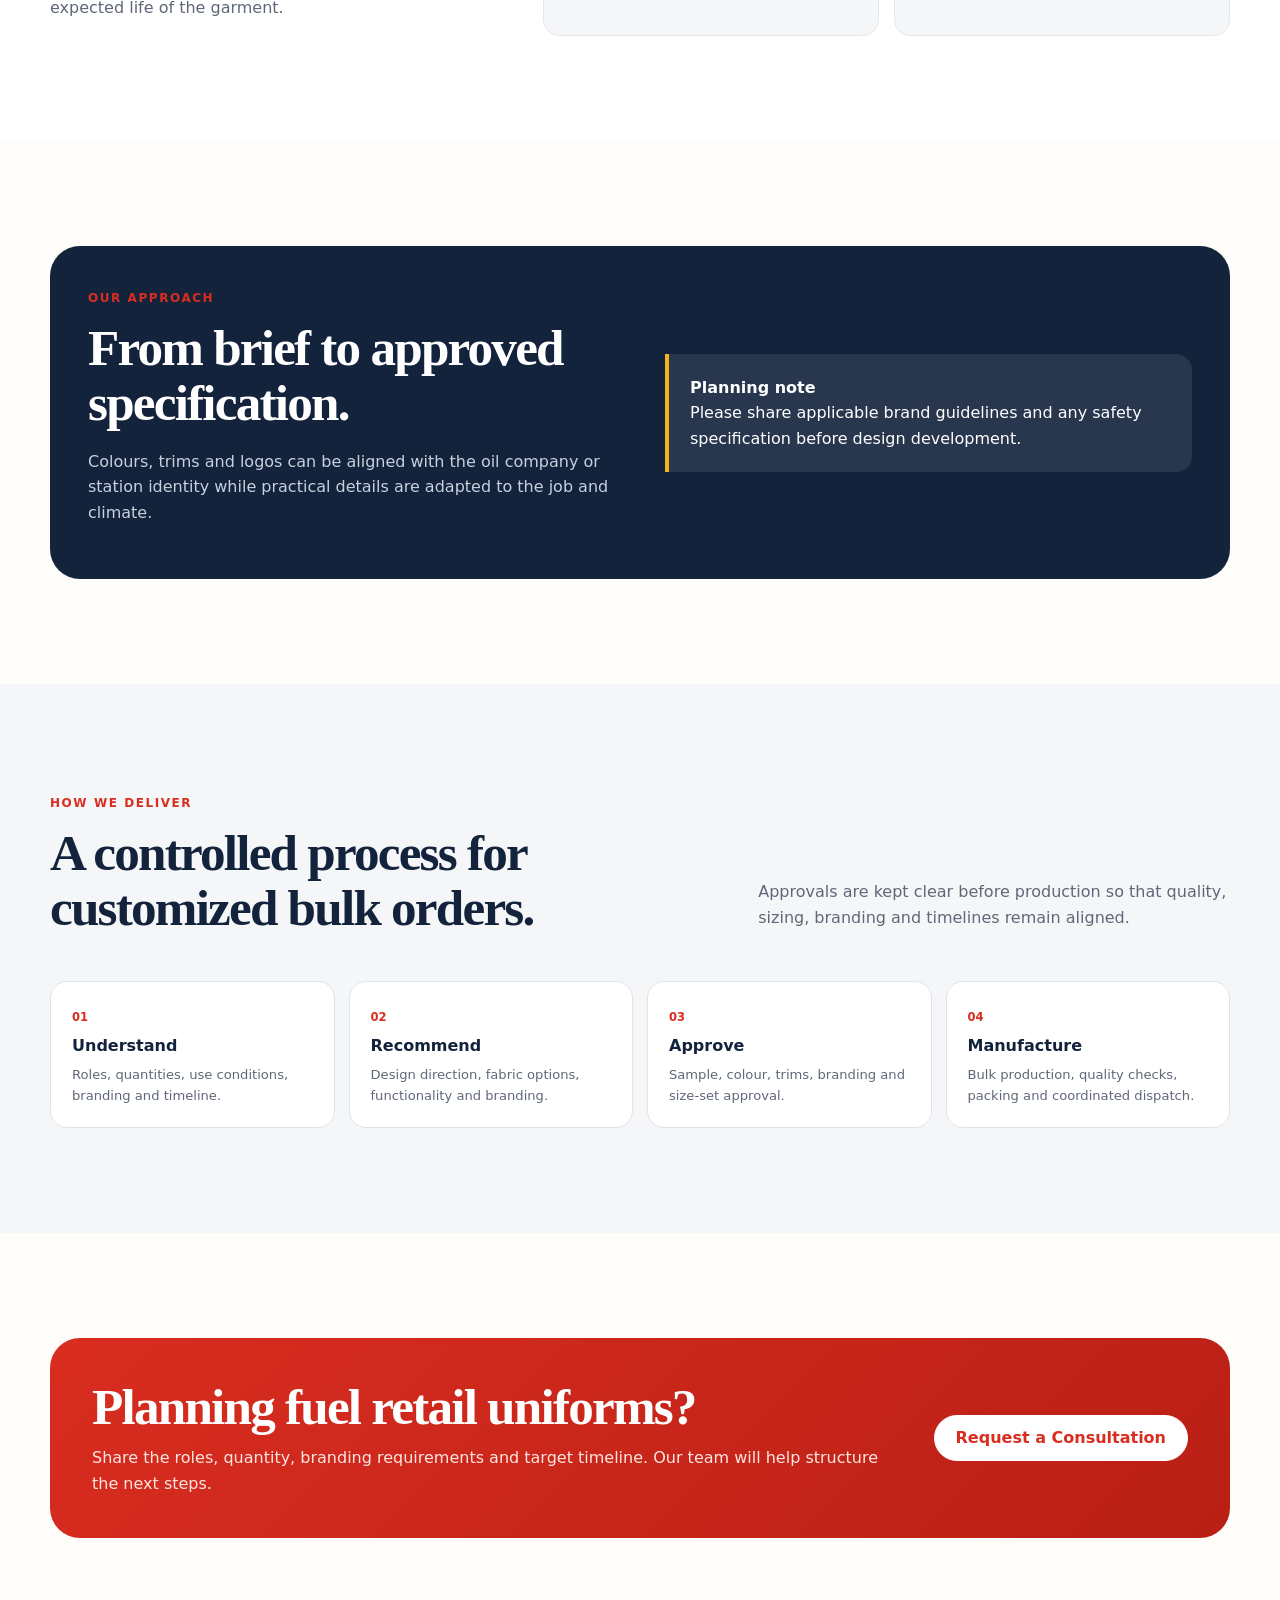
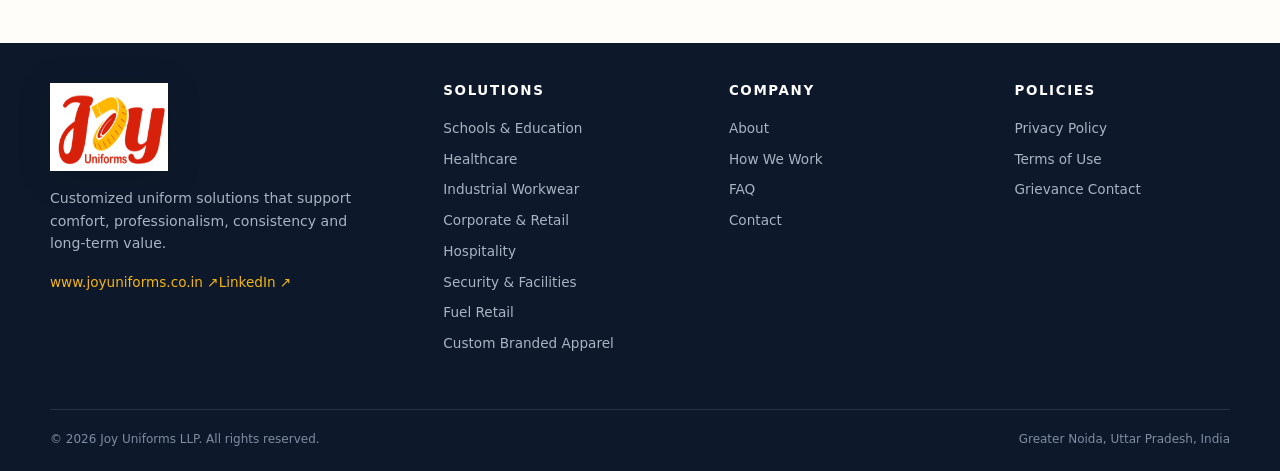
<file: solutions/fuel-retail-uniforms.html>
<!doctype html>
<html lang="en-IN"><head><meta charset="utf-8"><meta name="viewport" content="width=device-width,initial-scale=1"><title>Fuel Retail Uniform Manufacturer | Joy Uniforms LLP</title><meta name="description" content="Brand-aligned petrol pump and fuel-retail uniforms for forecourt attendants, cashiers, service teams and supervisors."><meta name="keywords" content="petrol pump uniform manufacturer, fuel retail uniforms Greater Noida, forecourt uniforms Noida, petrol station staff uniforms"><meta name="robots" content="index,follow,max-image-preview:large"><meta name="theme-color" content="#14233c"><link rel="canonical" href="https://www.joyuniforms.co.in/solutions/fuel-retail-uniforms.html"><meta property="og:title" content="Fuel Retail Uniform Solutions | Joy Uniforms LLP"><meta property="og:description" content="Brand-aligned petrol pump and fuel-retail uniforms for forecourt attendants, cashiers, service teams and supervisors."><meta property="og:type" content="website"><meta property="og:url" content="https://www.joyuniforms.co.in/solutions/fuel-retail-uniforms.html"><meta property="og:image" content="https://www.joyuniforms.co.in/assets/images/fuel-retail-team.webp"><meta name="twitter:card" content="summary_large_image"><link rel="icon" type="image/png" sizes="32x32" href="../assets/images/favicon-32.png"><link rel="apple-touch-icon" href="../assets/images/apple-touch-icon.png"><link rel="stylesheet" href="../styles.css"><script type="application/ld+json">{"@context": "https://schema.org", "@type": "Service", "name": "Fuel Retail Uniform Solutions", "provider": {"@type": "Organization", "name": "Joy Uniforms LLP", "url": "https://www.joyuniforms.co.in/"}, "areaServed": ["Greater Noida", "Noida", "Delhi NCR"], "description": "Brand-aligned petrol pump and fuel-retail uniforms for forecourt attendants, cashiers, service teams and supervisors.", "url": "https://www.joyuniforms.co.in/solutions/fuel-retail-uniforms.html"}</script><script type="application/ld+json">{"@context": "https://schema.org", "@type": "BreadcrumbList", "itemListElement": [{"@type": "ListItem", "position": 1, "name": "Home", "item": "https://www.joyuniforms.co.in/"}, {"@type": "ListItem", "position": 2, "name": "Solutions", "item": "https://www.joyuniforms.co.in/#solutions"}, {"@type": "ListItem", "position": 3, "name": "Fuel Retail", "item": "https://www.joyuniforms.co.in/solutions/fuel-retail-uniforms.html"}]}</script>
  <!-- Google tag (gtag.js) -->
  <script async src="https://www.googletagmanager.com/gtag/js?id=G-7VESLPLG60"></script>
  <script>
    window.dataLayer = window.dataLayer || [];
    function gtag(){dataLayer.push(arguments);}
    gtag('js', new Date());
    gtag('config', 'G-7VESLPLG60');
  </script>
</head>
<body class="solution-page"><a class="skip-link" href="#main-content">Skip to content</a><div class="topbar"><div class="container topbar-inner"><div class="topbar-contact"><a href="tel:+919818662508">+91 98186 62508</a><span>•</span><a href="mailto:info@joyuniforms.co.in">info@joyuniforms.co.in</a></div><a class="topbar-link" href="https://in.linkedin.com/company/joyuniforms" target="_blank" rel="noopener">Follow us on LinkedIn ↗</a></div></div><header class="site-header solution-page-header" id="site-header"><div class="container header-inner"><a class="brand" href="../index.html" aria-label="Joy Uniforms home"><img src="../assets/images/joy-logo.png" alt="Joy Uniforms logo" width="154" height="96"></a><button class="menu-toggle" type="button" aria-expanded="false" aria-controls="primary-nav" aria-label="Open navigation"><span></span><span></span><span></span></button><nav class="primary-nav" id="primary-nav" aria-label="Primary navigation"><a href="../index.html">Home</a><a href="../index.html#about">About</a><a href="../index.html#solutions">Solutions</a><a href="../index.html#process">How We Work</a><a href="../index.html#contact">Contact</a><a class="button button-small" href="../index.html#contact">Request a Quote</a></nav></div></header>
<main id="main-content"><section class="solution-page-hero"><div class="container breadcrumb"><a href="../index.html">Home</a> / <a href="../index.html#solutions">Solutions</a> / Fuel Retail</div><div class="container solution-page-grid"><div class="solution-page-copy"><span class="kicker">Petrol pumps & fuel retail</span><h1>Visible, brand-aligned uniforms for forecourt and service teams.</h1><p>Fuel-retail teams work outdoors, interact continuously with customers and represent the brand at every transaction. Their uniforms need clear identification, ease of movement and reliable everyday performance.</p><div class="solution-page-tags"><span>Brand visibility</span><span>Outdoor comfort</span><span>Functional</span></div><div class="hero-actions"><a class="button" href="../index.html#contact">Discuss Your Requirement</a><a class="button button-ghost" href="https://wa.me/919818662508?text=Hello%20Joy%20Uniforms%2C%20I%20would%20like%20to%20discuss%20Fuel%20Retail%20Uniforms." target="_blank" rel="noopener">WhatsApp Us</a></div></div><figure class="solution-page-media"><img src="../assets/images/fuel-retail-team.webp" alt="Fuel station service team in coordinated branded uniforms" width="1100" height="825" fetchpriority="high"></figure></div></section>
<section class="section scope-section"><div class="container scope-grid"><div class="scope-intro"><span class="kicker">Typical scope</span><h2>Garments and solutions can be configured around your requirement.</h2><p>Every order begins with the wearer, operating environment, brand standards, quantity and expected life of the garment.</p></div><div class="scope-list"><div class="scope-item"><b>✓</b><span>Forecourt shirts and trousers</span></div><div class="scope-item"><b>✓</b><span>Polo T-shirts and service wear</span></div><div class="scope-item"><b>✓</b><span>Caps and seasonal jackets</span></div><div class="scope-item"><b>✓</b><span>Supervisor variants</span></div><div class="scope-item"><b>✓</b><span>Reflective or contrast details where specified</span></div><div class="scope-item"><b>✓</b><span>Logo and station branding</span></div></div></div></section>
<section class="section"><div class="container approach-panel"><div><span class="kicker">Our approach</span><h2>From brief to approved specification.</h2><p>Colours, trims and logos can be aligned with the oil company or station identity while practical details are adapted to the job and climate.</p></div><div class="approach-note"><strong>Planning note</strong><br>Please share applicable brand guidelines and any safety specification before design development.</div></div></section>
<section class="section section-light"><div class="container"><div class="section-heading"><div><span class="kicker">How we deliver</span><h2>A controlled process for customized bulk orders.</h2></div><p>Approvals are kept clear before production so that quality, sizing, branding and timelines remain aligned.</p></div><div class="category-process"><div><span>01</span><h3>Understand</h3><p>Roles, quantities, use conditions, branding and timeline.</p></div><div><span>02</span><h3>Recommend</h3><p>Design direction, fabric options, functionality and branding.</p></div><div><span>03</span><h3>Approve</h3><p>Sample, colour, trims, branding and size-set approval.</p></div><div><span>04</span><h3>Manufacture</h3><p>Bulk production, quality checks, packing and coordinated dispatch.</p></div></div></div></section>
<section class="section"><div class="container category-cta"><div><h2>Planning fuel retail uniforms?</h2><p>Share the roles, quantity, branding requirements and target timeline. Our team will help structure the next steps.</p></div><a class="button" href="../index.html#contact">Request a Consultation</a></div></section></main><footer class="site-footer category-footer"><div class="container footer-grid"><div class="footer-brand"><img src="../assets/images/joy-logo.png" alt="Joy Uniforms" width="142" height="88"><p>Customized uniform solutions that support comfort, professionalism, consistency and long-term value.</p><a href="https://www.joyuniforms.co.in" target="_blank" rel="noopener">www.joyuniforms.co.in ↗</a><a href="https://in.linkedin.com/company/joyuniforms" target="_blank" rel="noopener">LinkedIn ↗</a></div><div><h3>Solutions</h3><a href="school-uniforms.html">Schools & Education</a><a href="healthcare-uniforms.html">Healthcare</a><a href="industrial-workwear.html">Industrial Workwear</a><a href="corporate-retail-uniforms.html">Corporate & Retail</a><a href="hospitality-uniforms.html">Hospitality</a><a href="security-facility-uniforms.html">Security & Facilities</a><a href="fuel-retail-uniforms.html">Fuel Retail</a><a href="custom-branded-apparel.html">Custom Branded Apparel</a></div><div><h3>Company</h3><a href="../index.html#about">About</a><a href="../index.html#process">How We Work</a><a href="../index.html#faq">FAQ</a><a href="../index.html#contact">Contact</a></div><div><h3>Policies</h3><a href="../privacy.html">Privacy Policy</a><a href="../terms.html">Terms of Use</a><a href="mailto:info@joyuniforms.co.in">Grievance Contact</a></div></div><div class="container footer-bottom"><span>© 2026 Joy Uniforms LLP. All rights reserved.</span><span>Greater Noida, Uttar Pradesh, India</span></div></footer><a class="whatsapp-float" href="https://wa.me/919818662508?text=Hello%20Joy%20Uniforms%2C%20I%20would%20like%20to%20discuss%20a%20uniform%20requirement." target="_blank" rel="noopener" aria-label="Chat with Joy Uniforms on WhatsApp"><svg viewBox="0 0 32 32" aria-hidden="true"><path d="M16 3a12.7 12.7 0 0 0-11 19L3.5 28l6.1-1.5A12.8 12.8 0 1 0 16 3Zm0 23.1c-2 0-3.9-.6-5.5-1.6l-.4-.2-3.6.9.9-3.5-.2-.4a10.2 10.2 0 1 1 8.8 4.8Z"/></svg></a><script src="../page.js" defer></script></body></html>
</file>
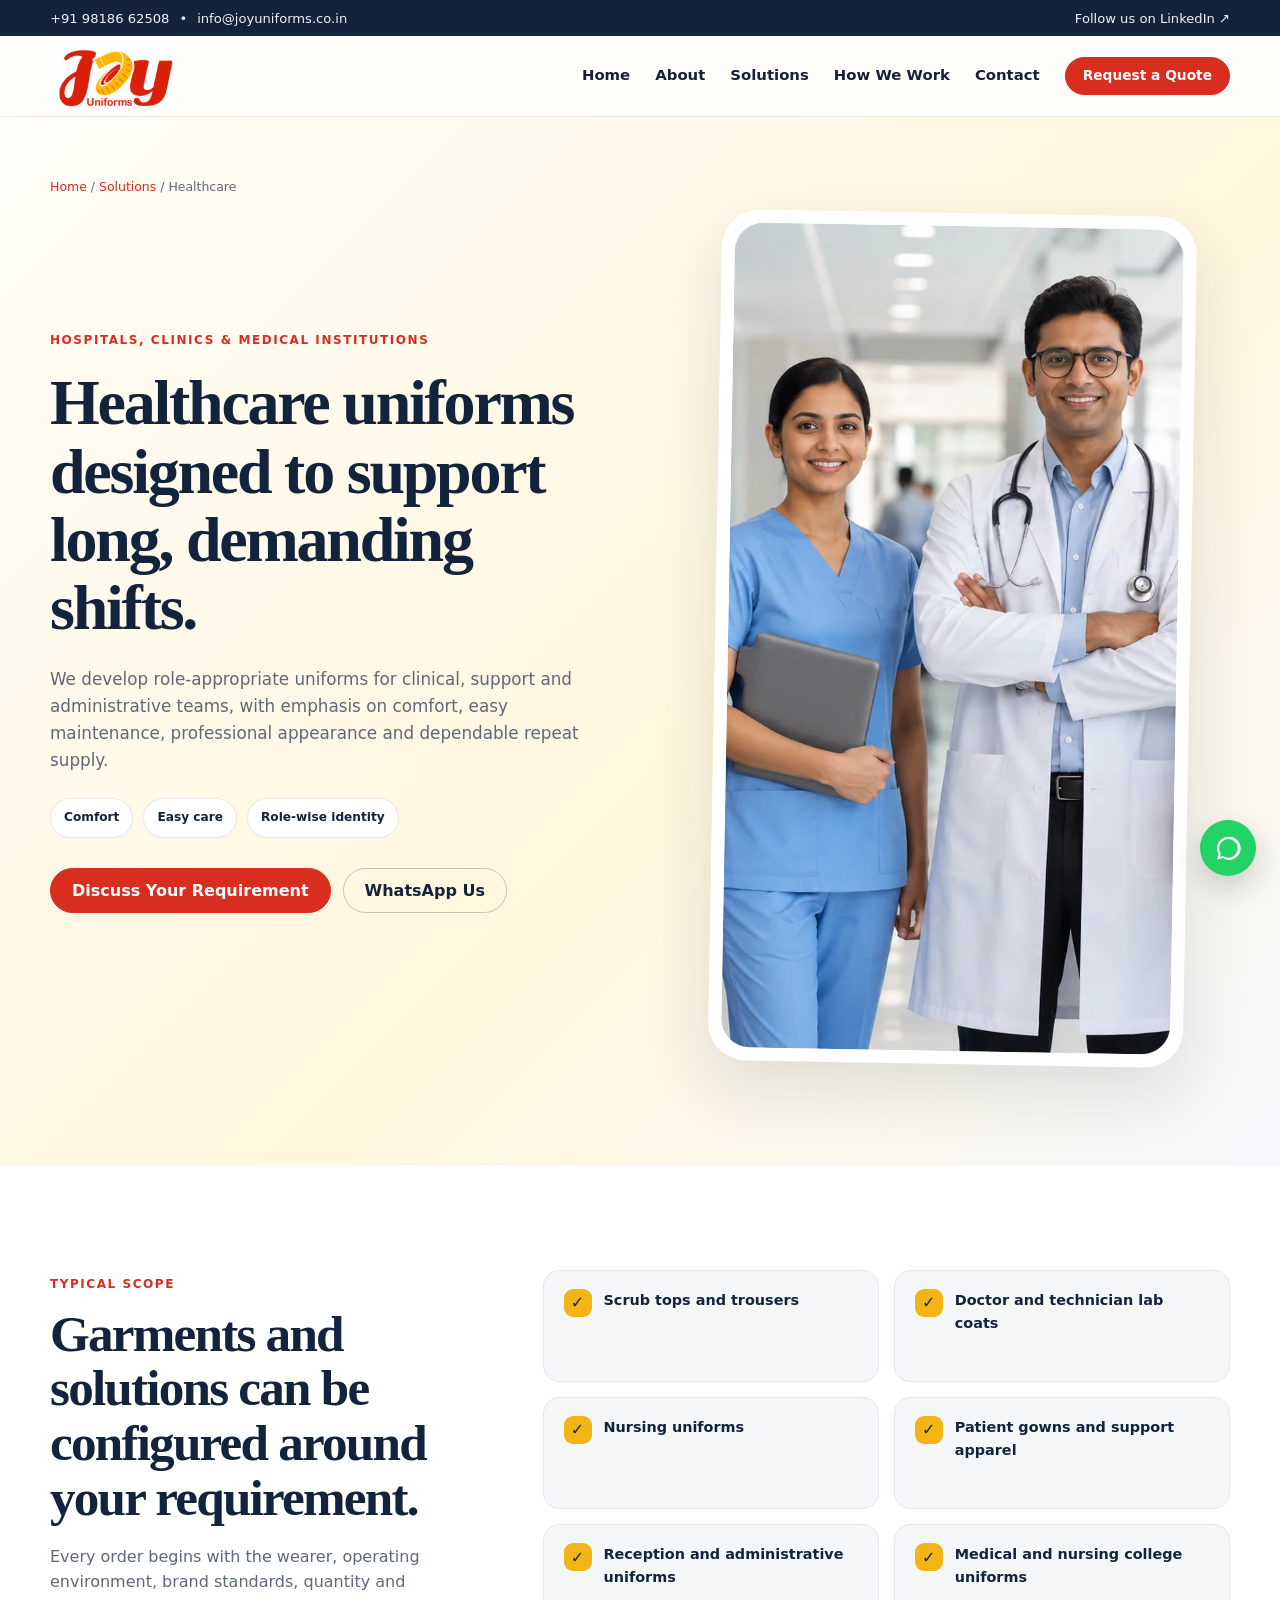
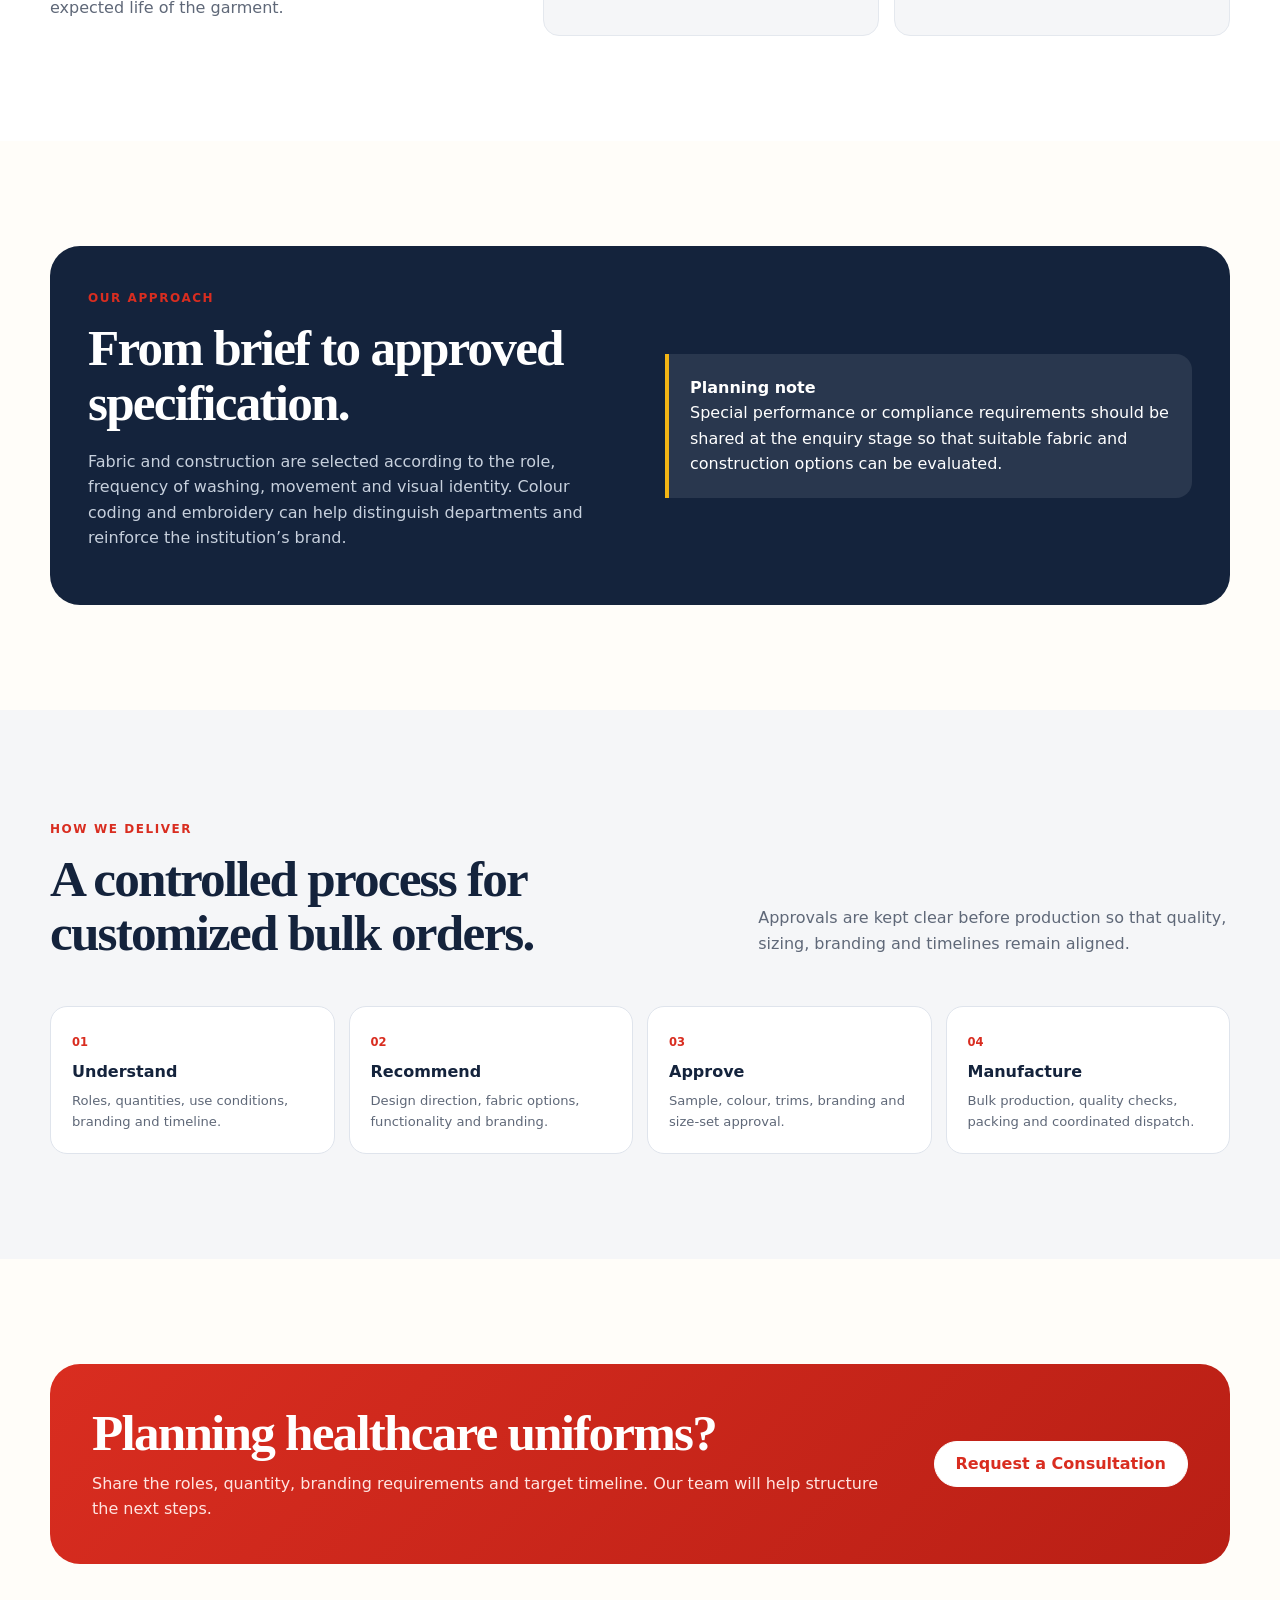
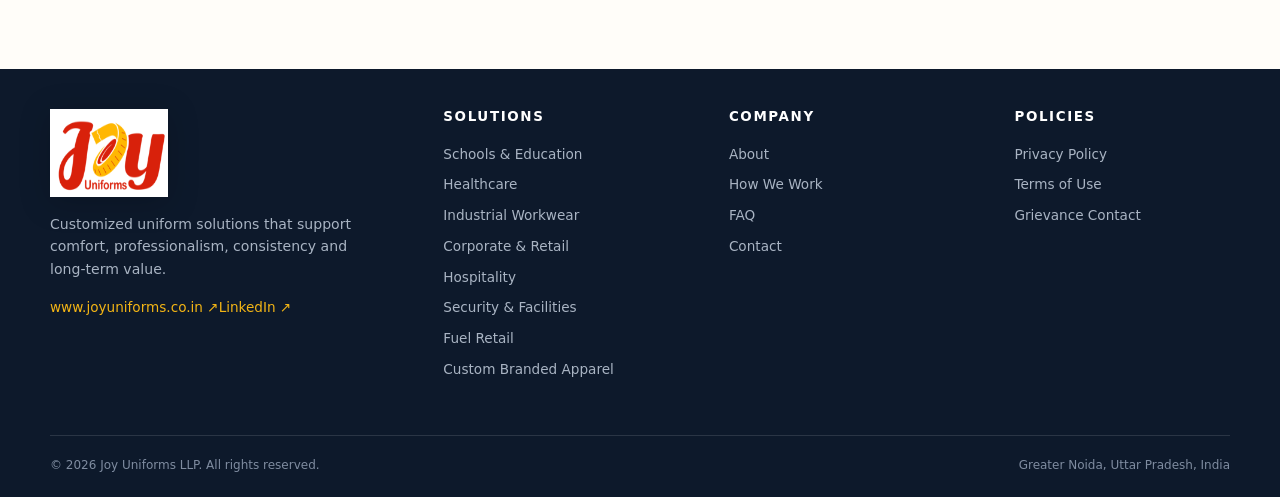
<file: solutions/healthcare-uniforms.html>
<!doctype html>
<html lang="en-IN"><head><meta charset="utf-8"><meta name="viewport" content="width=device-width,initial-scale=1"><title>Healthcare Uniform Manufacturer | Joy Uniforms LLP</title><meta name="description" content="Customized scrubs, lab coats, nursing uniforms, patient wear and administrative uniforms for hospitals, clinics and medical institutions."><meta name="keywords" content="hospital uniform manufacturer Greater Noida, medical uniforms Noida, nursing uniforms Delhi NCR, scrubs manufacturer, lab coats"><meta name="robots" content="index,follow,max-image-preview:large"><meta name="theme-color" content="#14233c"><link rel="canonical" href="https://www.joyuniforms.co.in/solutions/healthcare-uniforms.html"><meta property="og:title" content="Healthcare Uniform Solutions | Joy Uniforms LLP"><meta property="og:description" content="Customized scrubs, lab coats, nursing uniforms, patient wear and administrative uniforms for hospitals, clinics and medical institutions."><meta property="og:type" content="website"><meta property="og:url" content="https://www.joyuniforms.co.in/solutions/healthcare-uniforms.html"><meta property="og:image" content="https://www.joyuniforms.co.in/assets/images/healthcare-team.webp"><meta name="twitter:card" content="summary_large_image"><link rel="icon" type="image/png" sizes="32x32" href="../assets/images/favicon-32.png"><link rel="apple-touch-icon" href="../assets/images/apple-touch-icon.png"><link rel="stylesheet" href="../styles.css"><script type="application/ld+json">{"@context": "https://schema.org", "@type": "Service", "name": "Healthcare Uniform Solutions", "provider": {"@type": "Organization", "name": "Joy Uniforms LLP", "url": "https://www.joyuniforms.co.in/"}, "areaServed": ["Greater Noida", "Noida", "Delhi NCR"], "description": "Customized scrubs, lab coats, nursing uniforms, patient wear and administrative uniforms for hospitals, clinics and medical institutions.", "url": "https://www.joyuniforms.co.in/solutions/healthcare-uniforms.html"}</script><script type="application/ld+json">{"@context": "https://schema.org", "@type": "BreadcrumbList", "itemListElement": [{"@type": "ListItem", "position": 1, "name": "Home", "item": "https://www.joyuniforms.co.in/"}, {"@type": "ListItem", "position": 2, "name": "Solutions", "item": "https://www.joyuniforms.co.in/#solutions"}, {"@type": "ListItem", "position": 3, "name": "Healthcare", "item": "https://www.joyuniforms.co.in/solutions/healthcare-uniforms.html"}]}</script>
  <!-- Google tag (gtag.js) -->
  <script async src="https://www.googletagmanager.com/gtag/js?id=G-7VESLPLG60"></script>
  <script>
    window.dataLayer = window.dataLayer || [];
    function gtag(){dataLayer.push(arguments);}
    gtag('js', new Date());
    gtag('config', 'G-7VESLPLG60');
  </script>
</head>
<body class="solution-page"><a class="skip-link" href="#main-content">Skip to content</a><div class="topbar"><div class="container topbar-inner"><div class="topbar-contact"><a href="tel:+919818662508">+91 98186 62508</a><span>•</span><a href="mailto:info@joyuniforms.co.in">info@joyuniforms.co.in</a></div><a class="topbar-link" href="https://in.linkedin.com/company/joyuniforms" target="_blank" rel="noopener">Follow us on LinkedIn ↗</a></div></div><header class="site-header solution-page-header" id="site-header"><div class="container header-inner"><a class="brand" href="../index.html" aria-label="Joy Uniforms home"><img src="../assets/images/joy-logo.png" alt="Joy Uniforms logo" width="154" height="96"></a><button class="menu-toggle" type="button" aria-expanded="false" aria-controls="primary-nav" aria-label="Open navigation"><span></span><span></span><span></span></button><nav class="primary-nav" id="primary-nav" aria-label="Primary navigation"><a href="../index.html">Home</a><a href="../index.html#about">About</a><a href="../index.html#solutions">Solutions</a><a href="../index.html#process">How We Work</a><a href="../index.html#contact">Contact</a><a class="button button-small" href="../index.html#contact">Request a Quote</a></nav></div></header>
<main id="main-content"><section class="solution-page-hero"><div class="container breadcrumb"><a href="../index.html">Home</a> / <a href="../index.html#solutions">Solutions</a> / Healthcare</div><div class="container solution-page-grid"><div class="solution-page-copy"><span class="kicker">Hospitals, clinics & medical institutions</span><h1>Healthcare uniforms designed to support long, demanding shifts.</h1><p>We develop role-appropriate uniforms for clinical, support and administrative teams, with emphasis on comfort, easy maintenance, professional appearance and dependable repeat supply.</p><div class="solution-page-tags"><span>Comfort</span><span>Easy care</span><span>Role-wise identity</span></div><div class="hero-actions"><a class="button" href="../index.html#contact">Discuss Your Requirement</a><a class="button button-ghost" href="https://wa.me/919818662508?text=Hello%20Joy%20Uniforms%2C%20I%20would%20like%20to%20discuss%20Healthcare%20Uniforms." target="_blank" rel="noopener">WhatsApp Us</a></div></div><figure class="solution-page-media"><img src="../assets/images/healthcare-team.webp" alt="Healthcare team in coordinated medical uniforms in a hospital corridor" width="1100" height="825" fetchpriority="high"></figure></div></section>
<section class="section scope-section"><div class="container scope-grid"><div class="scope-intro"><span class="kicker">Typical scope</span><h2>Garments and solutions can be configured around your requirement.</h2><p>Every order begins with the wearer, operating environment, brand standards, quantity and expected life of the garment.</p></div><div class="scope-list"><div class="scope-item"><b>✓</b><span>Scrub tops and trousers</span></div><div class="scope-item"><b>✓</b><span>Doctor and technician lab coats</span></div><div class="scope-item"><b>✓</b><span>Nursing uniforms</span></div><div class="scope-item"><b>✓</b><span>Patient gowns and support apparel</span></div><div class="scope-item"><b>✓</b><span>Reception and administrative uniforms</span></div><div class="scope-item"><b>✓</b><span>Medical and nursing college uniforms</span></div></div></div></section>
<section class="section"><div class="container approach-panel"><div><span class="kicker">Our approach</span><h2>From brief to approved specification.</h2><p>Fabric and construction are selected according to the role, frequency of washing, movement and visual identity. Colour coding and embroidery can help distinguish departments and reinforce the institution’s brand.</p></div><div class="approach-note"><strong>Planning note</strong><br>Special performance or compliance requirements should be shared at the enquiry stage so that suitable fabric and construction options can be evaluated.</div></div></section>
<section class="section section-light"><div class="container"><div class="section-heading"><div><span class="kicker">How we deliver</span><h2>A controlled process for customized bulk orders.</h2></div><p>Approvals are kept clear before production so that quality, sizing, branding and timelines remain aligned.</p></div><div class="category-process"><div><span>01</span><h3>Understand</h3><p>Roles, quantities, use conditions, branding and timeline.</p></div><div><span>02</span><h3>Recommend</h3><p>Design direction, fabric options, functionality and branding.</p></div><div><span>03</span><h3>Approve</h3><p>Sample, colour, trims, branding and size-set approval.</p></div><div><span>04</span><h3>Manufacture</h3><p>Bulk production, quality checks, packing and coordinated dispatch.</p></div></div></div></section>
<section class="section"><div class="container category-cta"><div><h2>Planning healthcare uniforms?</h2><p>Share the roles, quantity, branding requirements and target timeline. Our team will help structure the next steps.</p></div><a class="button" href="../index.html#contact">Request a Consultation</a></div></section></main><footer class="site-footer category-footer"><div class="container footer-grid"><div class="footer-brand"><img src="../assets/images/joy-logo.png" alt="Joy Uniforms" width="142" height="88"><p>Customized uniform solutions that support comfort, professionalism, consistency and long-term value.</p><a href="https://www.joyuniforms.co.in" target="_blank" rel="noopener">www.joyuniforms.co.in ↗</a><a href="https://in.linkedin.com/company/joyuniforms" target="_blank" rel="noopener">LinkedIn ↗</a></div><div><h3>Solutions</h3><a href="school-uniforms.html">Schools & Education</a><a href="healthcare-uniforms.html">Healthcare</a><a href="industrial-workwear.html">Industrial Workwear</a><a href="corporate-retail-uniforms.html">Corporate & Retail</a><a href="hospitality-uniforms.html">Hospitality</a><a href="security-facility-uniforms.html">Security & Facilities</a><a href="fuel-retail-uniforms.html">Fuel Retail</a><a href="custom-branded-apparel.html">Custom Branded Apparel</a></div><div><h3>Company</h3><a href="../index.html#about">About</a><a href="../index.html#process">How We Work</a><a href="../index.html#faq">FAQ</a><a href="../index.html#contact">Contact</a></div><div><h3>Policies</h3><a href="../privacy.html">Privacy Policy</a><a href="../terms.html">Terms of Use</a><a href="mailto:info@joyuniforms.co.in">Grievance Contact</a></div></div><div class="container footer-bottom"><span>© 2026 Joy Uniforms LLP. All rights reserved.</span><span>Greater Noida, Uttar Pradesh, India</span></div></footer><a class="whatsapp-float" href="https://wa.me/919818662508?text=Hello%20Joy%20Uniforms%2C%20I%20would%20like%20to%20discuss%20a%20uniform%20requirement." target="_blank" rel="noopener" aria-label="Chat with Joy Uniforms on WhatsApp"><svg viewBox="0 0 32 32" aria-hidden="true"><path d="M16 3a12.7 12.7 0 0 0-11 19L3.5 28l6.1-1.5A12.8 12.8 0 1 0 16 3Zm0 23.1c-2 0-3.9-.6-5.5-1.6l-.4-.2-3.6.9.9-3.5-.2-.4a10.2 10.2 0 1 1 8.8 4.8Z"/></svg></a><script src="../page.js" defer></script></body></html>
</file>
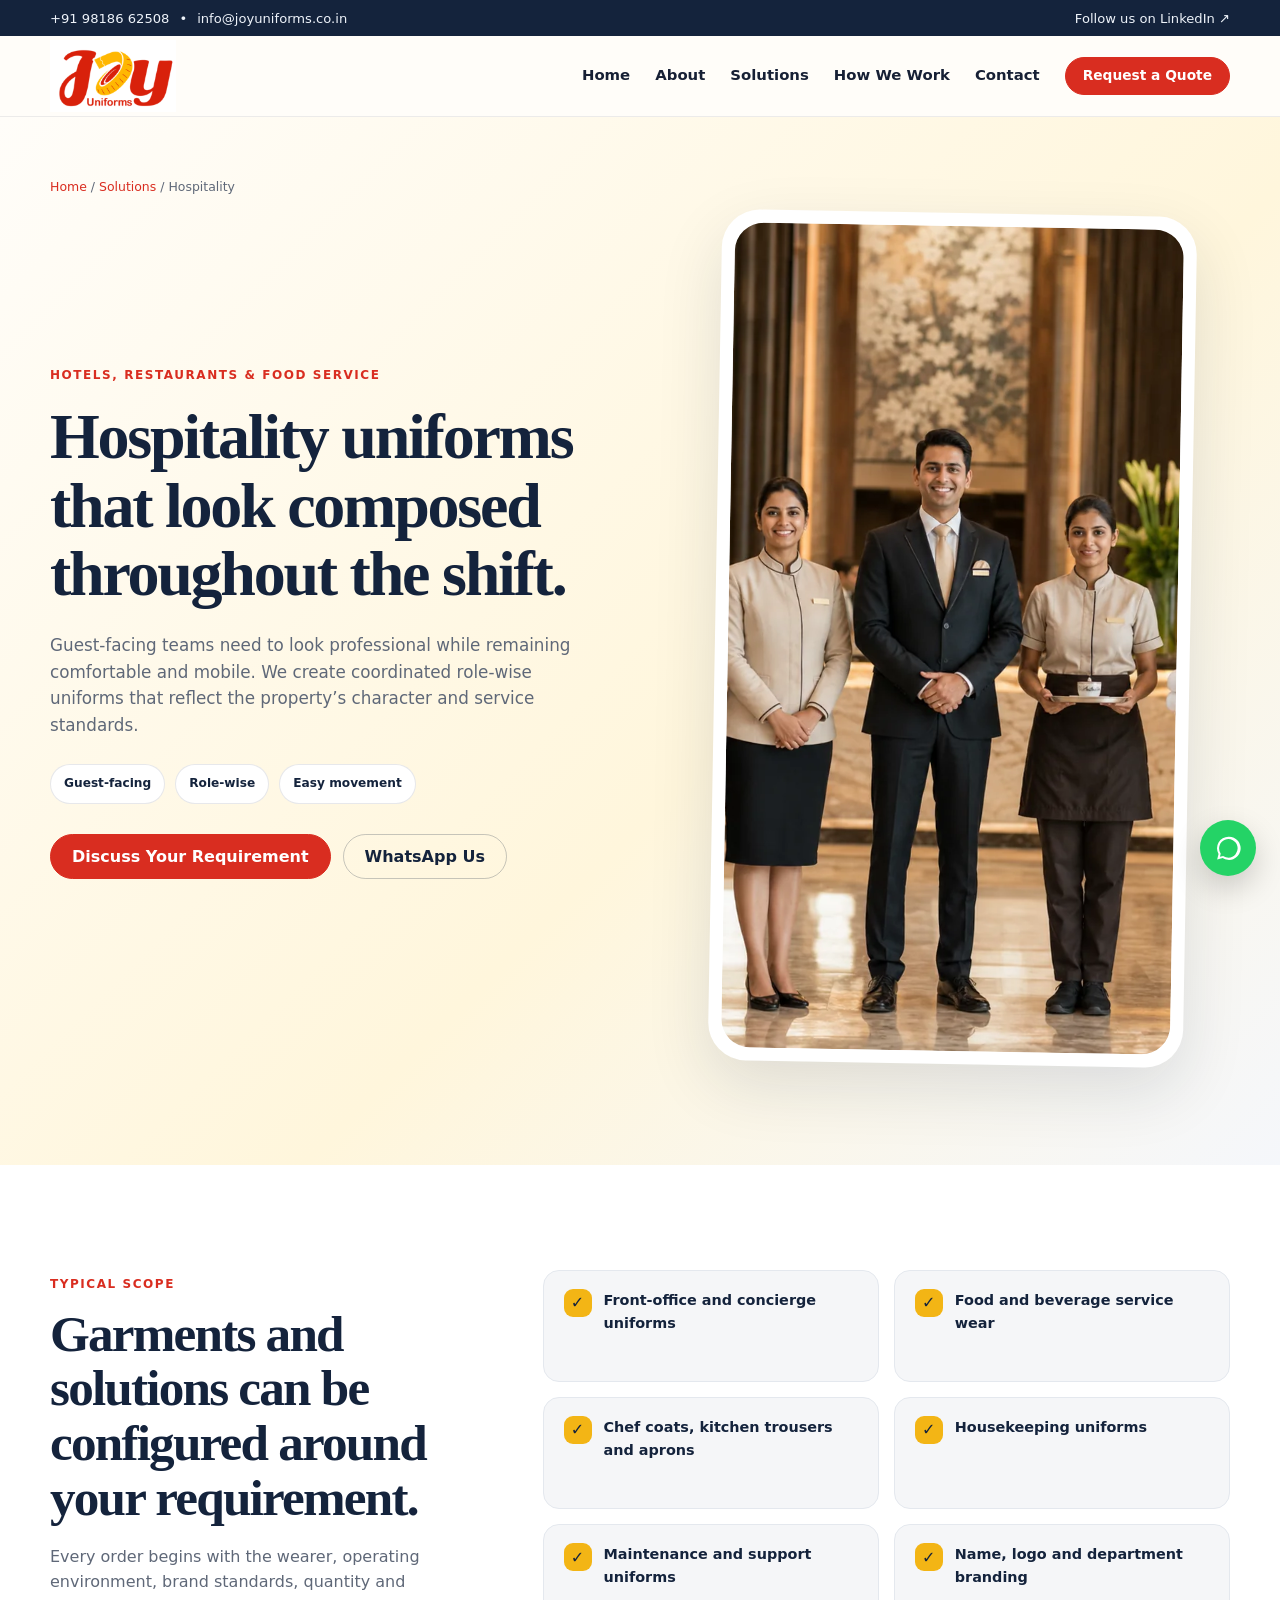
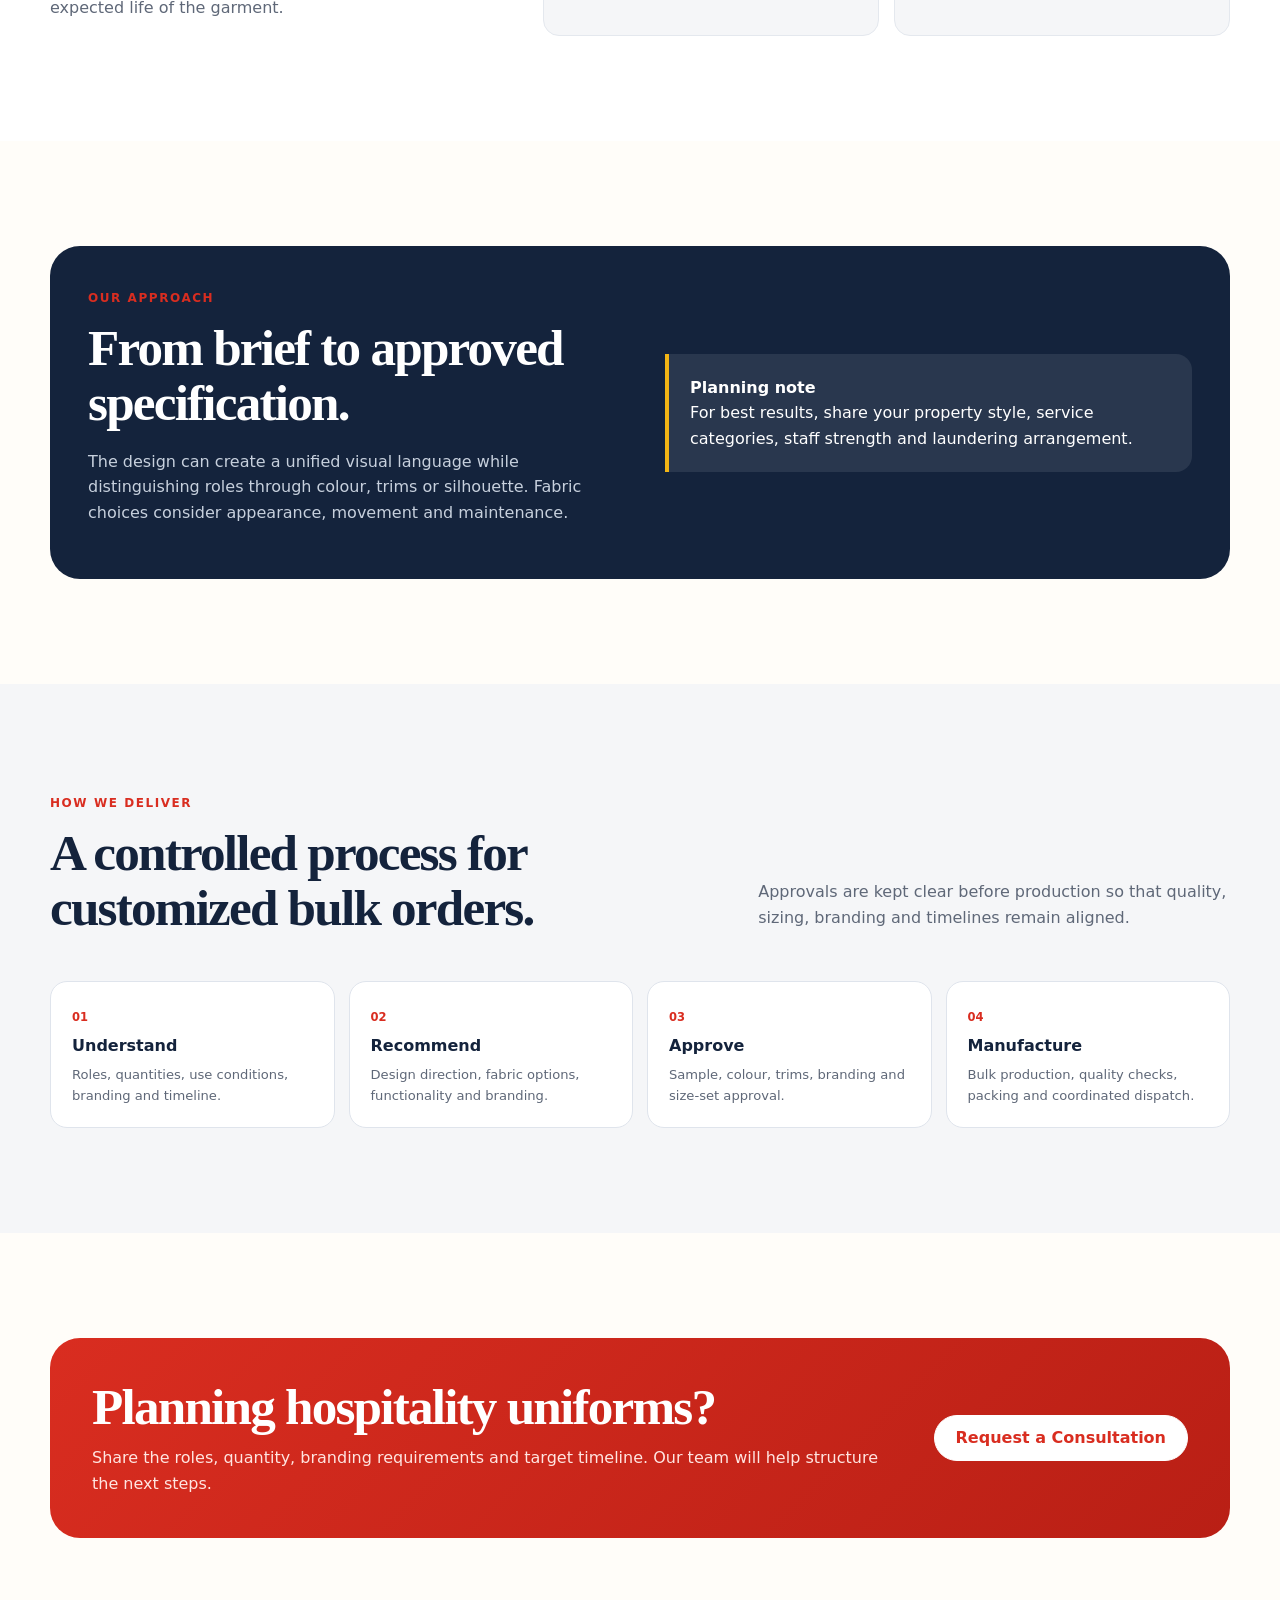
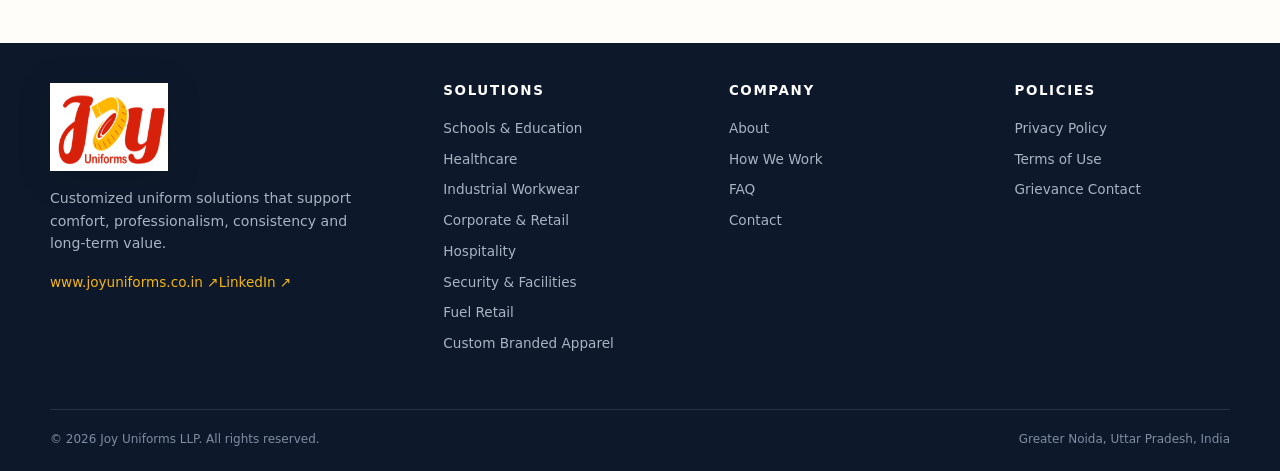
<file: solutions/hospitality-uniforms.html>
<!doctype html>
<html lang="en-IN"><head><meta charset="utf-8"><meta name="viewport" content="width=device-width,initial-scale=1"><title>Hospitality Uniform Manufacturer | Joy Uniforms LLP</title><meta name="description" content="Customized hotel, restaurant and hospitality uniforms for front office, food service, kitchen, housekeeping and support teams."><meta name="keywords" content="hotel uniform manufacturer Greater Noida, hospitality uniforms Noida, chef coats Delhi NCR, housekeeping uniforms"><meta name="robots" content="index,follow,max-image-preview:large"><meta name="theme-color" content="#14233c"><link rel="canonical" href="https://www.joyuniforms.co.in/solutions/hospitality-uniforms.html"><meta property="og:title" content="Hospitality Uniform Solutions | Joy Uniforms LLP"><meta property="og:description" content="Customized hotel, restaurant and hospitality uniforms for front office, food service, kitchen, housekeeping and support teams."><meta property="og:type" content="website"><meta property="og:url" content="https://www.joyuniforms.co.in/solutions/hospitality-uniforms.html"><meta property="og:image" content="https://www.joyuniforms.co.in/assets/images/hospitality-team.webp"><meta name="twitter:card" content="summary_large_image"><link rel="icon" type="image/png" sizes="32x32" href="../assets/images/favicon-32.png"><link rel="apple-touch-icon" href="../assets/images/apple-touch-icon.png"><link rel="stylesheet" href="../styles.css"><script type="application/ld+json">{"@context": "https://schema.org", "@type": "Service", "name": "Hospitality Uniform Solutions", "provider": {"@type": "Organization", "name": "Joy Uniforms LLP", "url": "https://www.joyuniforms.co.in/"}, "areaServed": ["Greater Noida", "Noida", "Delhi NCR"], "description": "Customized hotel, restaurant and hospitality uniforms for front office, food service, kitchen, housekeeping and support teams.", "url": "https://www.joyuniforms.co.in/solutions/hospitality-uniforms.html"}</script><script type="application/ld+json">{"@context": "https://schema.org", "@type": "BreadcrumbList", "itemListElement": [{"@type": "ListItem", "position": 1, "name": "Home", "item": "https://www.joyuniforms.co.in/"}, {"@type": "ListItem", "position": 2, "name": "Solutions", "item": "https://www.joyuniforms.co.in/#solutions"}, {"@type": "ListItem", "position": 3, "name": "Hospitality", "item": "https://www.joyuniforms.co.in/solutions/hospitality-uniforms.html"}]}</script>
  <!-- Google tag (gtag.js) -->
  <script async src="https://www.googletagmanager.com/gtag/js?id=G-7VESLPLG60"></script>
  <script>
    window.dataLayer = window.dataLayer || [];
    function gtag(){dataLayer.push(arguments);}
    gtag('js', new Date());
    gtag('config', 'G-7VESLPLG60');
  </script>
</head>
<body class="solution-page"><a class="skip-link" href="#main-content">Skip to content</a><div class="topbar"><div class="container topbar-inner"><div class="topbar-contact"><a href="tel:+919818662508">+91 98186 62508</a><span>•</span><a href="mailto:info@joyuniforms.co.in">info@joyuniforms.co.in</a></div><a class="topbar-link" href="https://in.linkedin.com/company/joyuniforms" target="_blank" rel="noopener">Follow us on LinkedIn ↗</a></div></div><header class="site-header solution-page-header" id="site-header"><div class="container header-inner"><a class="brand" href="../index.html" aria-label="Joy Uniforms home"><img src="../assets/images/joy-logo.png" alt="Joy Uniforms logo" width="154" height="96"></a><button class="menu-toggle" type="button" aria-expanded="false" aria-controls="primary-nav" aria-label="Open navigation"><span></span><span></span><span></span></button><nav class="primary-nav" id="primary-nav" aria-label="Primary navigation"><a href="../index.html">Home</a><a href="../index.html#about">About</a><a href="../index.html#solutions">Solutions</a><a href="../index.html#process">How We Work</a><a href="../index.html#contact">Contact</a><a class="button button-small" href="../index.html#contact">Request a Quote</a></nav></div></header>
<main id="main-content"><section class="solution-page-hero"><div class="container breadcrumb"><a href="../index.html">Home</a> / <a href="../index.html#solutions">Solutions</a> / Hospitality</div><div class="container solution-page-grid"><div class="solution-page-copy"><span class="kicker">Hotels, restaurants & food service</span><h1>Hospitality uniforms that look composed throughout the shift.</h1><p>Guest-facing teams need to look professional while remaining comfortable and mobile. We create coordinated role-wise uniforms that reflect the property’s character and service standards.</p><div class="solution-page-tags"><span>Guest-facing</span><span>Role-wise</span><span>Easy movement</span></div><div class="hero-actions"><a class="button" href="../index.html#contact">Discuss Your Requirement</a><a class="button button-ghost" href="https://wa.me/919818662508?text=Hello%20Joy%20Uniforms%2C%20I%20would%20like%20to%20discuss%20Hospitality%20Uniforms." target="_blank" rel="noopener">WhatsApp Us</a></div></div><figure class="solution-page-media"><img src="../assets/images/hospitality-team.webp" alt="Hospitality staff in coordinated uniforms inside an elegant lobby" width="1100" height="825" fetchpriority="high"></figure></div></section>
<section class="section scope-section"><div class="container scope-grid"><div class="scope-intro"><span class="kicker">Typical scope</span><h2>Garments and solutions can be configured around your requirement.</h2><p>Every order begins with the wearer, operating environment, brand standards, quantity and expected life of the garment.</p></div><div class="scope-list"><div class="scope-item"><b>✓</b><span>Front-office and concierge uniforms</span></div><div class="scope-item"><b>✓</b><span>Food and beverage service wear</span></div><div class="scope-item"><b>✓</b><span>Chef coats, kitchen trousers and aprons</span></div><div class="scope-item"><b>✓</b><span>Housekeeping uniforms</span></div><div class="scope-item"><b>✓</b><span>Maintenance and support uniforms</span></div><div class="scope-item"><b>✓</b><span>Name, logo and department branding</span></div></div></div></section>
<section class="section"><div class="container approach-panel"><div><span class="kicker">Our approach</span><h2>From brief to approved specification.</h2><p>The design can create a unified visual language while distinguishing roles through colour, trims or silhouette. Fabric choices consider appearance, movement and maintenance.</p></div><div class="approach-note"><strong>Planning note</strong><br>For best results, share your property style, service categories, staff strength and laundering arrangement.</div></div></section>
<section class="section section-light"><div class="container"><div class="section-heading"><div><span class="kicker">How we deliver</span><h2>A controlled process for customized bulk orders.</h2></div><p>Approvals are kept clear before production so that quality, sizing, branding and timelines remain aligned.</p></div><div class="category-process"><div><span>01</span><h3>Understand</h3><p>Roles, quantities, use conditions, branding and timeline.</p></div><div><span>02</span><h3>Recommend</h3><p>Design direction, fabric options, functionality and branding.</p></div><div><span>03</span><h3>Approve</h3><p>Sample, colour, trims, branding and size-set approval.</p></div><div><span>04</span><h3>Manufacture</h3><p>Bulk production, quality checks, packing and coordinated dispatch.</p></div></div></div></section>
<section class="section"><div class="container category-cta"><div><h2>Planning hospitality uniforms?</h2><p>Share the roles, quantity, branding requirements and target timeline. Our team will help structure the next steps.</p></div><a class="button" href="../index.html#contact">Request a Consultation</a></div></section></main><footer class="site-footer category-footer"><div class="container footer-grid"><div class="footer-brand"><img src="../assets/images/joy-logo.png" alt="Joy Uniforms" width="142" height="88"><p>Customized uniform solutions that support comfort, professionalism, consistency and long-term value.</p><a href="https://www.joyuniforms.co.in" target="_blank" rel="noopener">www.joyuniforms.co.in ↗</a><a href="https://in.linkedin.com/company/joyuniforms" target="_blank" rel="noopener">LinkedIn ↗</a></div><div><h3>Solutions</h3><a href="school-uniforms.html">Schools & Education</a><a href="healthcare-uniforms.html">Healthcare</a><a href="industrial-workwear.html">Industrial Workwear</a><a href="corporate-retail-uniforms.html">Corporate & Retail</a><a href="hospitality-uniforms.html">Hospitality</a><a href="security-facility-uniforms.html">Security & Facilities</a><a href="fuel-retail-uniforms.html">Fuel Retail</a><a href="custom-branded-apparel.html">Custom Branded Apparel</a></div><div><h3>Company</h3><a href="../index.html#about">About</a><a href="../index.html#process">How We Work</a><a href="../index.html#faq">FAQ</a><a href="../index.html#contact">Contact</a></div><div><h3>Policies</h3><a href="../privacy.html">Privacy Policy</a><a href="../terms.html">Terms of Use</a><a href="mailto:info@joyuniforms.co.in">Grievance Contact</a></div></div><div class="container footer-bottom"><span>© 2026 Joy Uniforms LLP. All rights reserved.</span><span>Greater Noida, Uttar Pradesh, India</span></div></footer><a class="whatsapp-float" href="https://wa.me/919818662508?text=Hello%20Joy%20Uniforms%2C%20I%20would%20like%20to%20discuss%20a%20uniform%20requirement." target="_blank" rel="noopener" aria-label="Chat with Joy Uniforms on WhatsApp"><svg viewBox="0 0 32 32" aria-hidden="true"><path d="M16 3a12.7 12.7 0 0 0-11 19L3.5 28l6.1-1.5A12.8 12.8 0 1 0 16 3Zm0 23.1c-2 0-3.9-.6-5.5-1.6l-.4-.2-3.6.9.9-3.5-.2-.4a10.2 10.2 0 1 1 8.8 4.8Z"/></svg></a><script src="../page.js" defer></script></body></html>
</file>
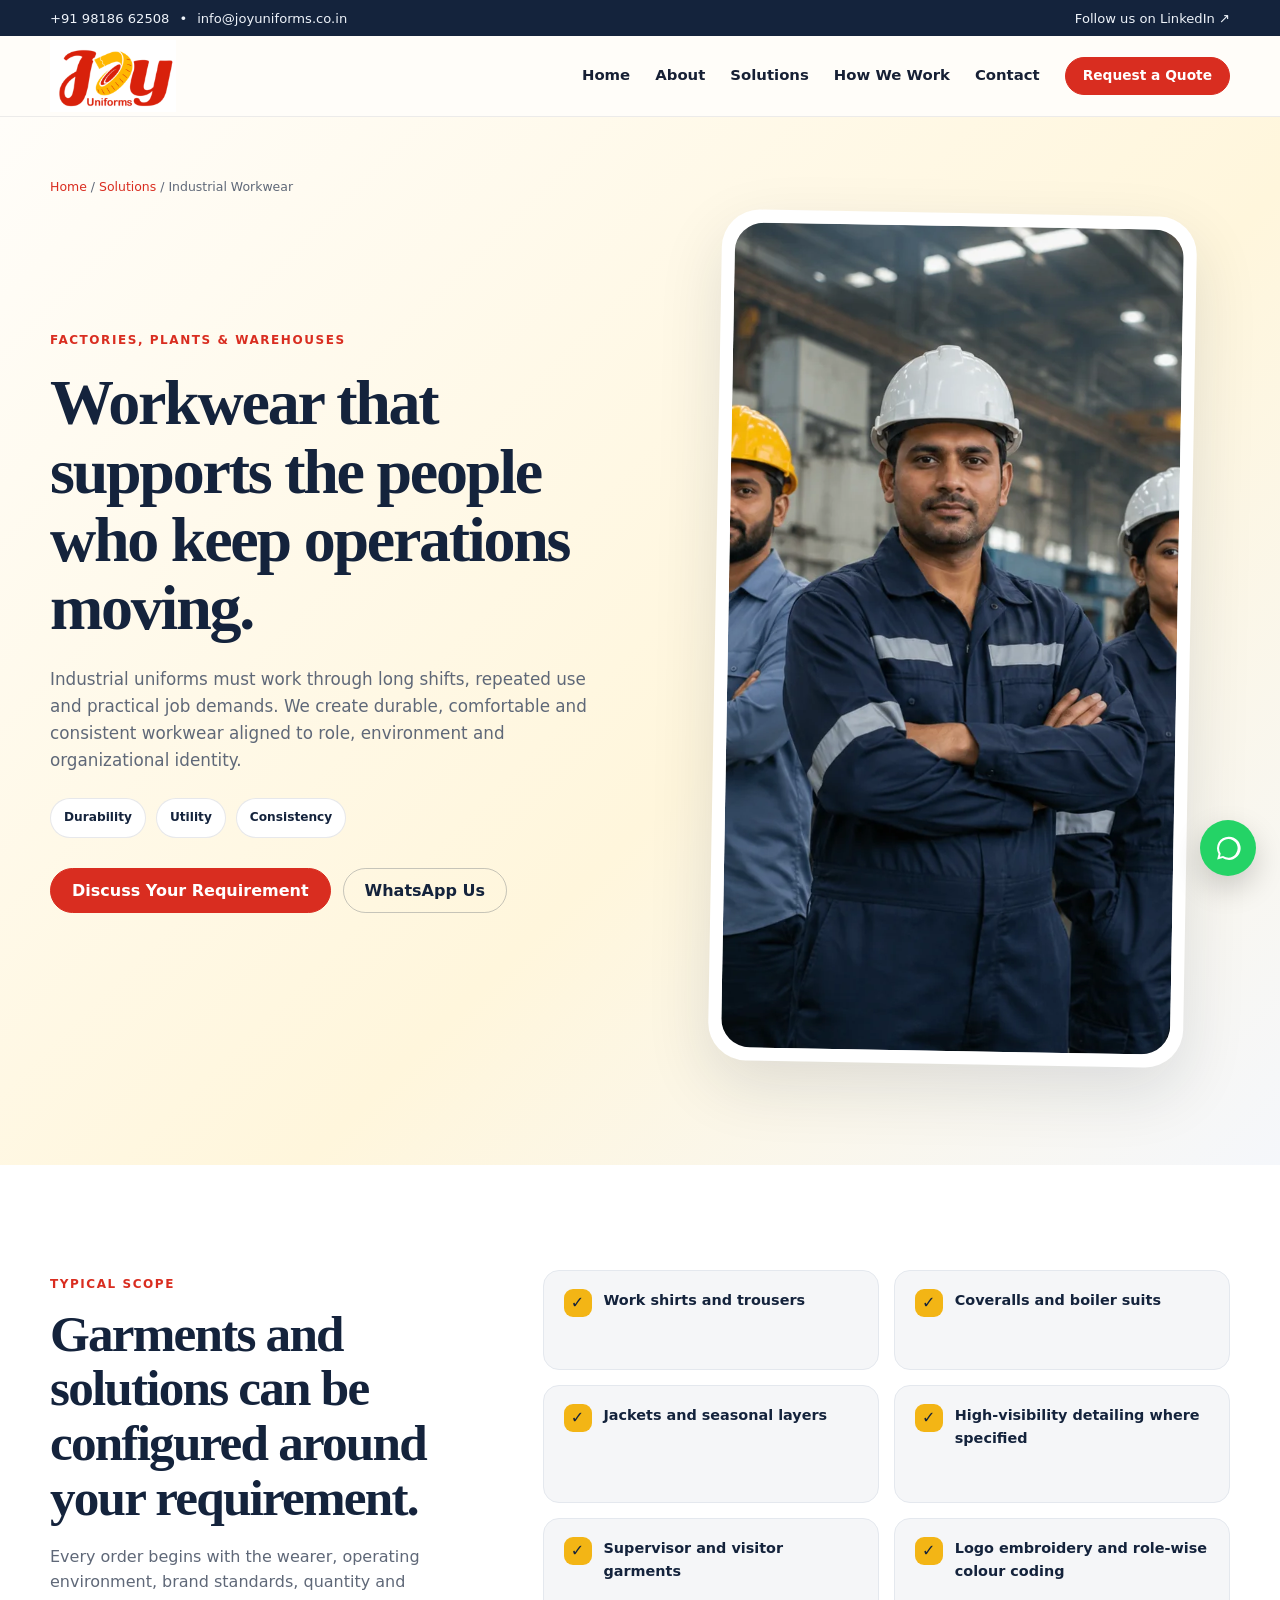
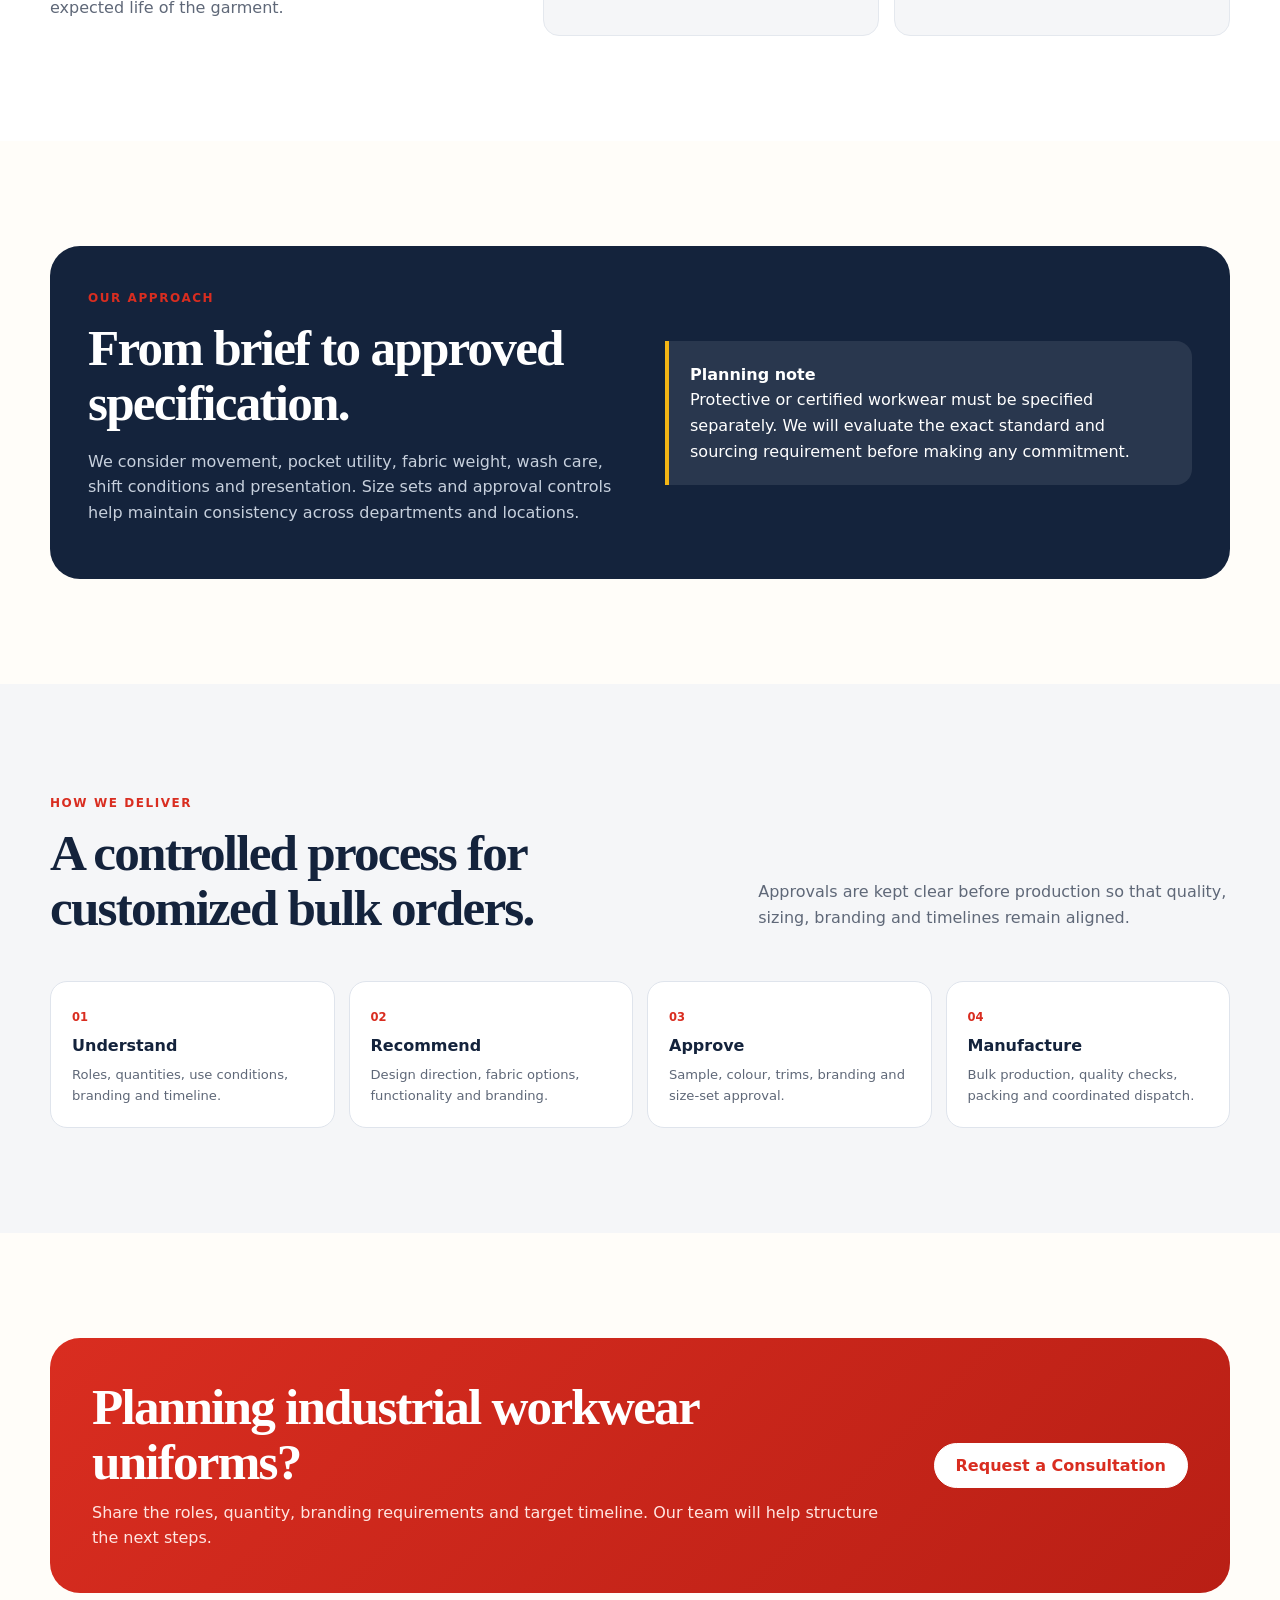
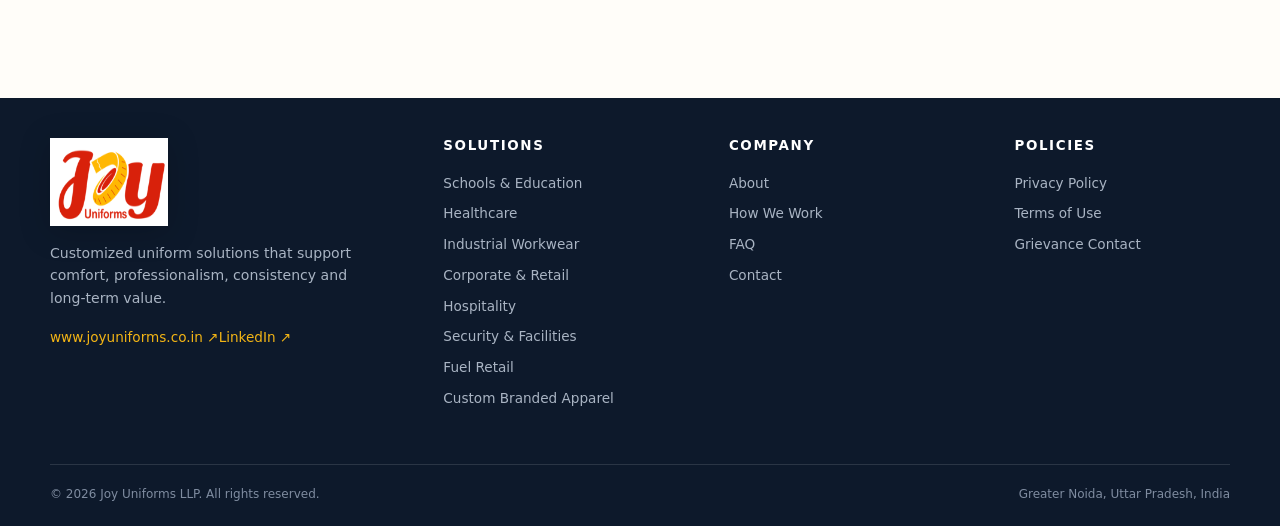
<file: solutions/industrial-workwear.html>
<!doctype html>
<html lang="en-IN"><head><meta charset="utf-8"><meta name="viewport" content="width=device-width,initial-scale=1"><title>Industrial Workwear Uniform Manufacturer | Joy Uniforms LLP</title><meta name="description" content="Durable customized industrial workwear for factories, plants and warehouses, including work shirts, trousers, coveralls, jackets and role-wise branding."><meta name="keywords" content="industrial uniform manufacturer Greater Noida, factory uniforms Noida, workwear Delhi NCR, coveralls manufacturer, warehouse uniforms"><meta name="robots" content="index,follow,max-image-preview:large"><meta name="theme-color" content="#14233c"><link rel="canonical" href="https://www.joyuniforms.co.in/solutions/industrial-workwear.html"><meta property="og:title" content="Industrial Workwear Uniform Solutions | Joy Uniforms LLP"><meta property="og:description" content="Durable customized industrial workwear for factories, plants and warehouses, including work shirts, trousers, coveralls, jackets and role-wise branding."><meta property="og:type" content="website"><meta property="og:url" content="https://www.joyuniforms.co.in/solutions/industrial-workwear.html"><meta property="og:image" content="https://www.joyuniforms.co.in/assets/images/industrial-team.webp"><meta name="twitter:card" content="summary_large_image"><link rel="icon" type="image/png" sizes="32x32" href="../assets/images/favicon-32.png"><link rel="apple-touch-icon" href="../assets/images/apple-touch-icon.png"><link rel="stylesheet" href="../styles.css"><script type="application/ld+json">{"@context": "https://schema.org", "@type": "Service", "name": "Industrial Workwear Uniform Solutions", "provider": {"@type": "Organization", "name": "Joy Uniforms LLP", "url": "https://www.joyuniforms.co.in/"}, "areaServed": ["Greater Noida", "Noida", "Delhi NCR"], "description": "Durable customized industrial workwear for factories, plants and warehouses, including work shirts, trousers, coveralls, jackets and role-wise branding.", "url": "https://www.joyuniforms.co.in/solutions/industrial-workwear.html"}</script><script type="application/ld+json">{"@context": "https://schema.org", "@type": "BreadcrumbList", "itemListElement": [{"@type": "ListItem", "position": 1, "name": "Home", "item": "https://www.joyuniforms.co.in/"}, {"@type": "ListItem", "position": 2, "name": "Solutions", "item": "https://www.joyuniforms.co.in/#solutions"}, {"@type": "ListItem", "position": 3, "name": "Industrial Workwear", "item": "https://www.joyuniforms.co.in/solutions/industrial-workwear.html"}]}</script>
  <!-- Google tag (gtag.js) -->
  <script async src="https://www.googletagmanager.com/gtag/js?id=G-7VESLPLG60"></script>
  <script>
    window.dataLayer = window.dataLayer || [];
    function gtag(){dataLayer.push(arguments);}
    gtag('js', new Date());
    gtag('config', 'G-7VESLPLG60');
  </script>
</head>
<body class="solution-page"><a class="skip-link" href="#main-content">Skip to content</a><div class="topbar"><div class="container topbar-inner"><div class="topbar-contact"><a href="tel:+919818662508">+91 98186 62508</a><span>•</span><a href="mailto:info@joyuniforms.co.in">info@joyuniforms.co.in</a></div><a class="topbar-link" href="https://in.linkedin.com/company/joyuniforms" target="_blank" rel="noopener">Follow us on LinkedIn ↗</a></div></div><header class="site-header solution-page-header" id="site-header"><div class="container header-inner"><a class="brand" href="../index.html" aria-label="Joy Uniforms home"><img src="../assets/images/joy-logo.png" alt="Joy Uniforms logo" width="154" height="96"></a><button class="menu-toggle" type="button" aria-expanded="false" aria-controls="primary-nav" aria-label="Open navigation"><span></span><span></span><span></span></button><nav class="primary-nav" id="primary-nav" aria-label="Primary navigation"><a href="../index.html">Home</a><a href="../index.html#about">About</a><a href="../index.html#solutions">Solutions</a><a href="../index.html#process">How We Work</a><a href="../index.html#contact">Contact</a><a class="button button-small" href="../index.html#contact">Request a Quote</a></nav></div></header>
<main id="main-content"><section class="solution-page-hero"><div class="container breadcrumb"><a href="../index.html">Home</a> / <a href="../index.html#solutions">Solutions</a> / Industrial Workwear</div><div class="container solution-page-grid"><div class="solution-page-copy"><span class="kicker">Factories, plants & warehouses</span><h1>Workwear that supports the people who keep operations moving.</h1><p>Industrial uniforms must work through long shifts, repeated use and practical job demands. We create durable, comfortable and consistent workwear aligned to role, environment and organizational identity.</p><div class="solution-page-tags"><span>Durability</span><span>Utility</span><span>Consistency</span></div><div class="hero-actions"><a class="button" href="../index.html#contact">Discuss Your Requirement</a><a class="button button-ghost" href="https://wa.me/919818662508?text=Hello%20Joy%20Uniforms%2C%20I%20would%20like%20to%20discuss%20Industrial%20%26%20Factory%20Workwear." target="_blank" rel="noopener">WhatsApp Us</a></div></div><figure class="solution-page-media"><img src="../assets/images/industrial-team.webp" alt="Industrial team in coordinated workwear on a factory floor" width="1100" height="825" fetchpriority="high"></figure></div></section>
<section class="section scope-section"><div class="container scope-grid"><div class="scope-intro"><span class="kicker">Typical scope</span><h2>Garments and solutions can be configured around your requirement.</h2><p>Every order begins with the wearer, operating environment, brand standards, quantity and expected life of the garment.</p></div><div class="scope-list"><div class="scope-item"><b>✓</b><span>Work shirts and trousers</span></div><div class="scope-item"><b>✓</b><span>Coveralls and boiler suits</span></div><div class="scope-item"><b>✓</b><span>Jackets and seasonal layers</span></div><div class="scope-item"><b>✓</b><span>High-visibility detailing where specified</span></div><div class="scope-item"><b>✓</b><span>Supervisor and visitor garments</span></div><div class="scope-item"><b>✓</b><span>Logo embroidery and role-wise colour coding</span></div></div></div></section>
<section class="section"><div class="container approach-panel"><div><span class="kicker">Our approach</span><h2>From brief to approved specification.</h2><p>We consider movement, pocket utility, fabric weight, wash care, shift conditions and presentation. Size sets and approval controls help maintain consistency across departments and locations.</p></div><div class="approach-note"><strong>Planning note</strong><br>Protective or certified workwear must be specified separately. We will evaluate the exact standard and sourcing requirement before making any commitment.</div></div></section>
<section class="section section-light"><div class="container"><div class="section-heading"><div><span class="kicker">How we deliver</span><h2>A controlled process for customized bulk orders.</h2></div><p>Approvals are kept clear before production so that quality, sizing, branding and timelines remain aligned.</p></div><div class="category-process"><div><span>01</span><h3>Understand</h3><p>Roles, quantities, use conditions, branding and timeline.</p></div><div><span>02</span><h3>Recommend</h3><p>Design direction, fabric options, functionality and branding.</p></div><div><span>03</span><h3>Approve</h3><p>Sample, colour, trims, branding and size-set approval.</p></div><div><span>04</span><h3>Manufacture</h3><p>Bulk production, quality checks, packing and coordinated dispatch.</p></div></div></div></section>
<section class="section"><div class="container category-cta"><div><h2>Planning industrial workwear uniforms?</h2><p>Share the roles, quantity, branding requirements and target timeline. Our team will help structure the next steps.</p></div><a class="button" href="../index.html#contact">Request a Consultation</a></div></section></main><footer class="site-footer category-footer"><div class="container footer-grid"><div class="footer-brand"><img src="../assets/images/joy-logo.png" alt="Joy Uniforms" width="142" height="88"><p>Customized uniform solutions that support comfort, professionalism, consistency and long-term value.</p><a href="https://www.joyuniforms.co.in" target="_blank" rel="noopener">www.joyuniforms.co.in ↗</a><a href="https://in.linkedin.com/company/joyuniforms" target="_blank" rel="noopener">LinkedIn ↗</a></div><div><h3>Solutions</h3><a href="school-uniforms.html">Schools & Education</a><a href="healthcare-uniforms.html">Healthcare</a><a href="industrial-workwear.html">Industrial Workwear</a><a href="corporate-retail-uniforms.html">Corporate & Retail</a><a href="hospitality-uniforms.html">Hospitality</a><a href="security-facility-uniforms.html">Security & Facilities</a><a href="fuel-retail-uniforms.html">Fuel Retail</a><a href="custom-branded-apparel.html">Custom Branded Apparel</a></div><div><h3>Company</h3><a href="../index.html#about">About</a><a href="../index.html#process">How We Work</a><a href="../index.html#faq">FAQ</a><a href="../index.html#contact">Contact</a></div><div><h3>Policies</h3><a href="../privacy.html">Privacy Policy</a><a href="../terms.html">Terms of Use</a><a href="mailto:info@joyuniforms.co.in">Grievance Contact</a></div></div><div class="container footer-bottom"><span>© 2026 Joy Uniforms LLP. All rights reserved.</span><span>Greater Noida, Uttar Pradesh, India</span></div></footer><a class="whatsapp-float" href="https://wa.me/919818662508?text=Hello%20Joy%20Uniforms%2C%20I%20would%20like%20to%20discuss%20a%20uniform%20requirement." target="_blank" rel="noopener" aria-label="Chat with Joy Uniforms on WhatsApp"><svg viewBox="0 0 32 32" aria-hidden="true"><path d="M16 3a12.7 12.7 0 0 0-11 19L3.5 28l6.1-1.5A12.8 12.8 0 1 0 16 3Zm0 23.1c-2 0-3.9-.6-5.5-1.6l-.4-.2-3.6.9.9-3.5-.2-.4a10.2 10.2 0 1 1 8.8 4.8Z"/></svg></a><script src="../page.js" defer></script></body></html>
</file>
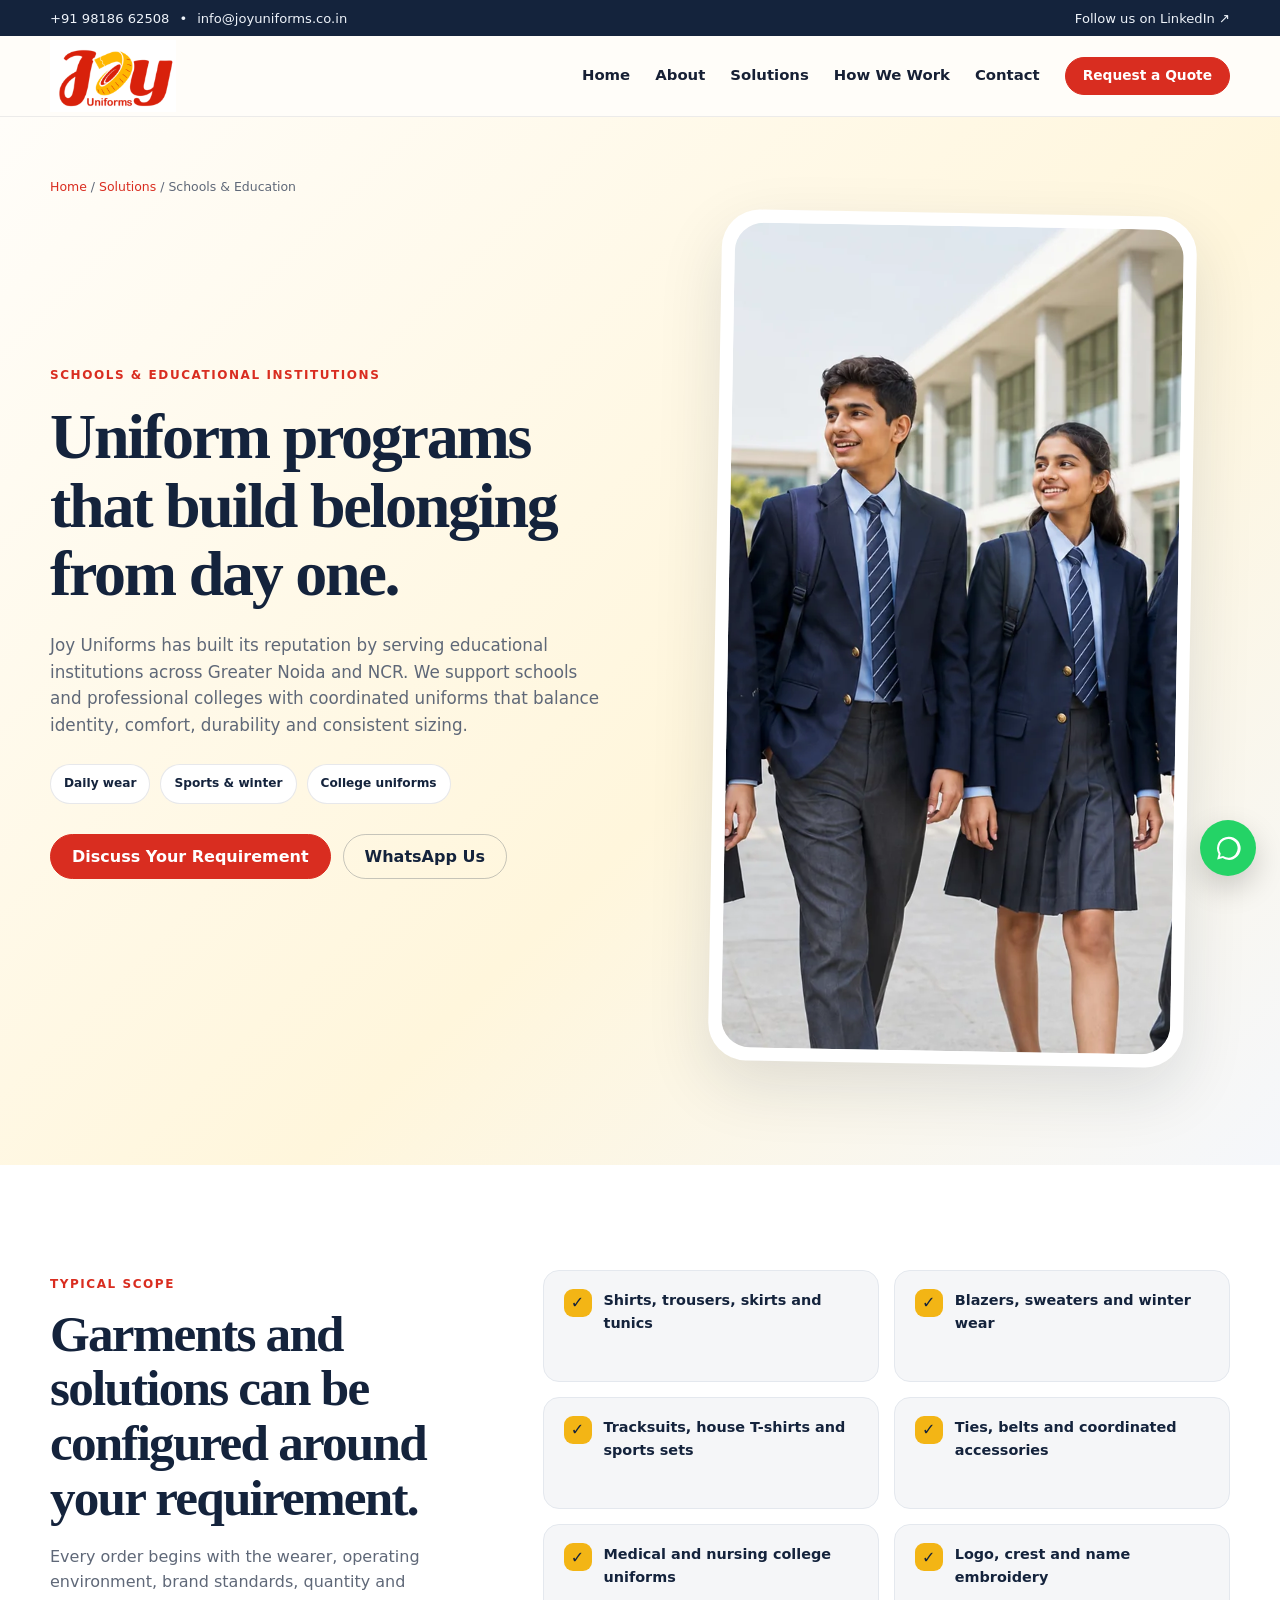
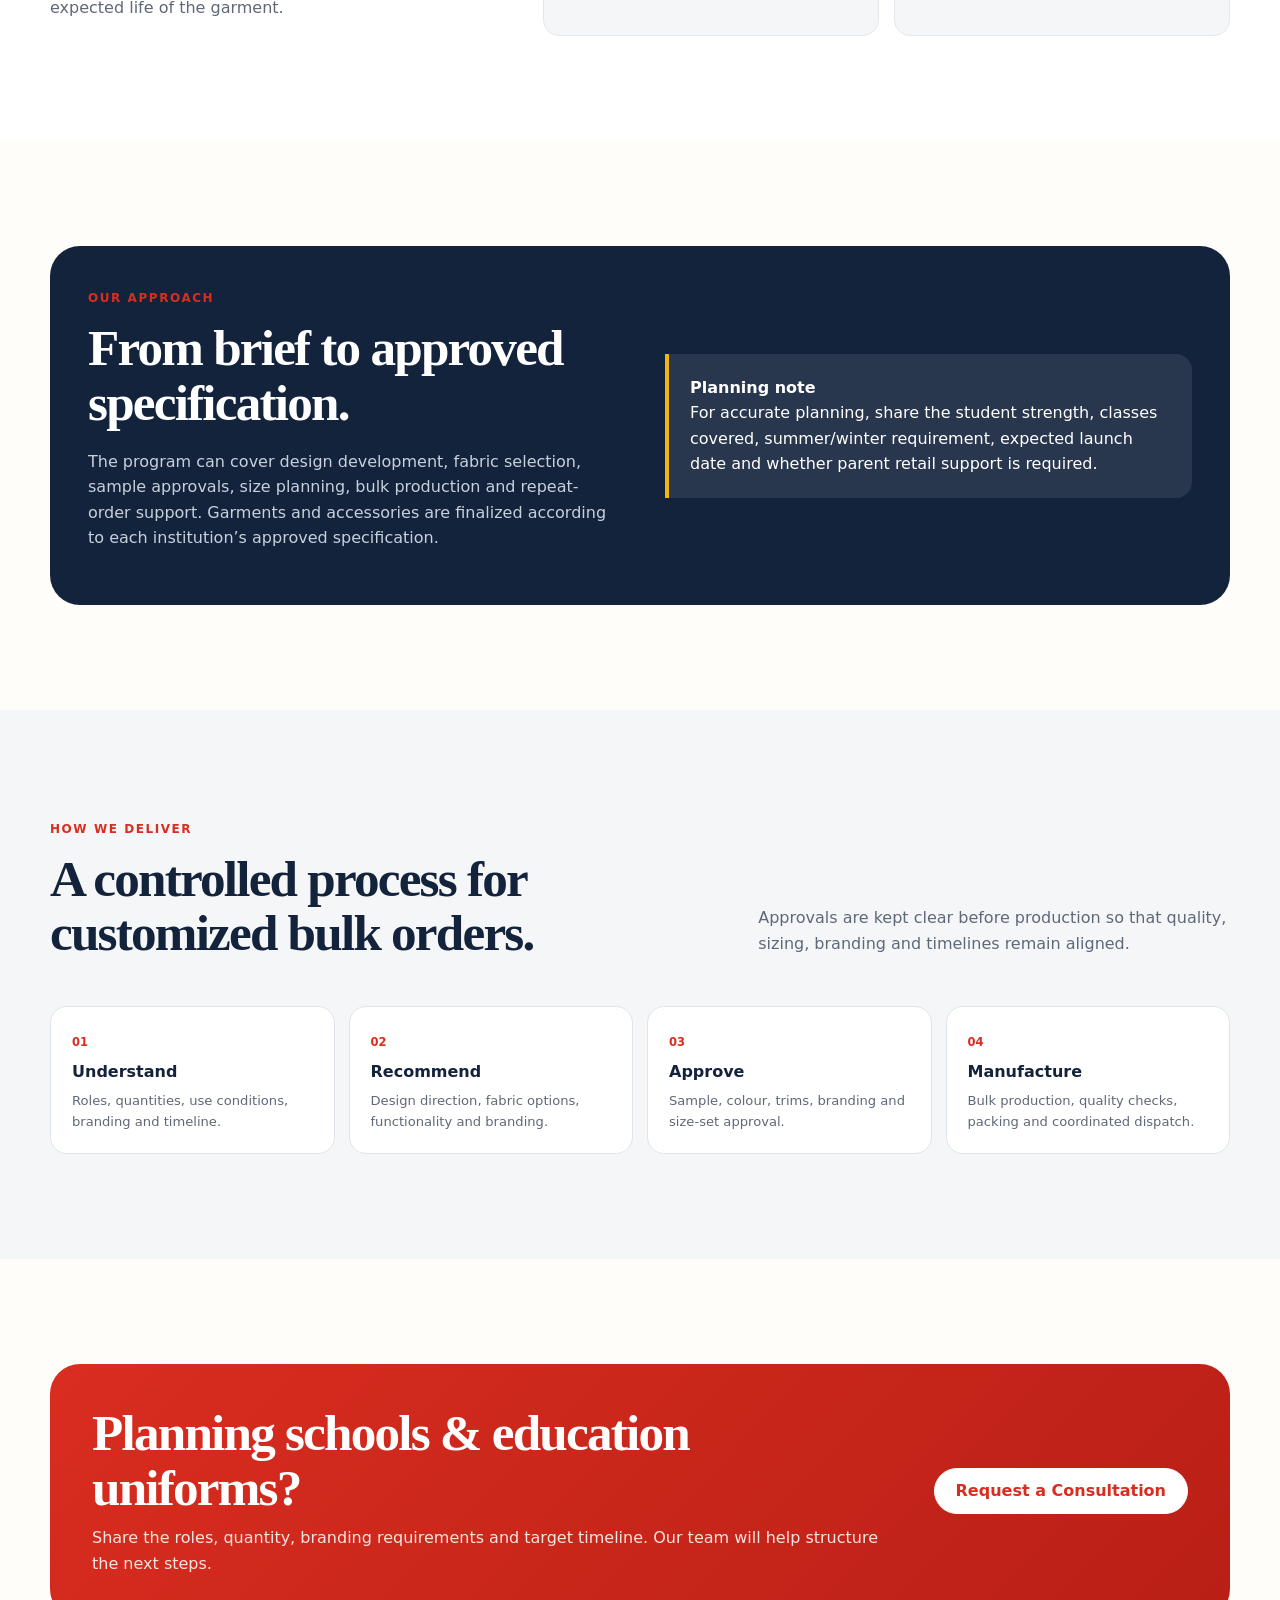
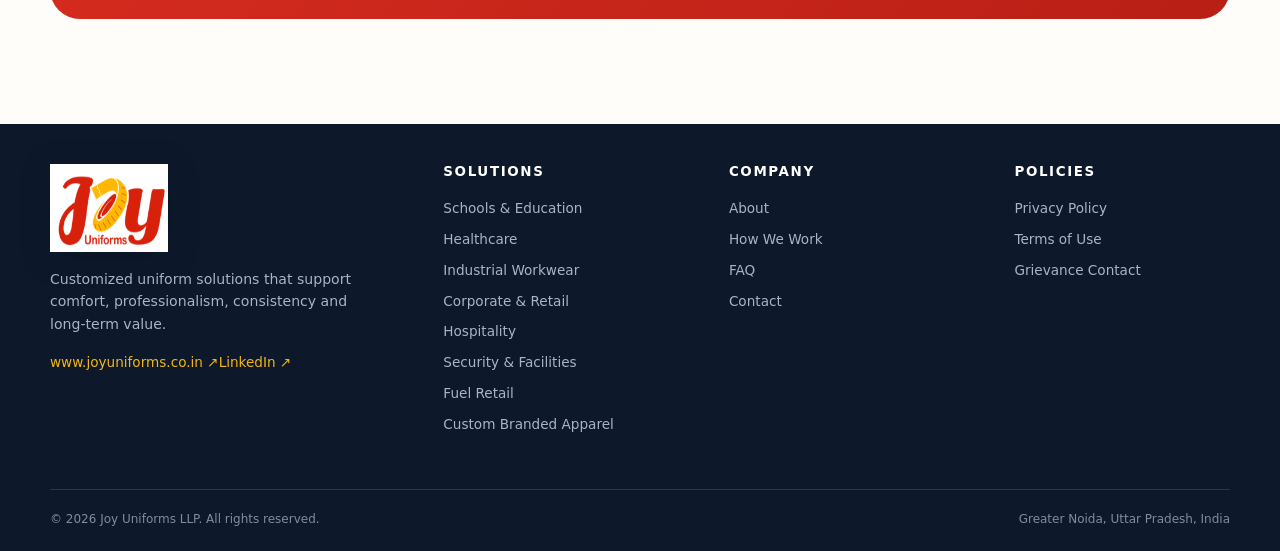
<file: solutions/school-uniforms.html>
<!doctype html>
<html lang="en-IN"><head><meta charset="utf-8"><meta name="viewport" content="width=device-width,initial-scale=1"><title>Schools & Education Uniform Manufacturer | Joy Uniforms LLP</title><meta name="description" content="Customized school and college uniform programs in Greater Noida and Delhi NCR, including daily wear, sportswear, winter wear, blazers, accessories and embroidery."><meta name="keywords" content="school uniform manufacturer Greater Noida, school uniforms Noida, customized school uniforms Delhi NCR, college uniforms, school blazers and tracksuits"><meta name="robots" content="index,follow,max-image-preview:large"><meta name="theme-color" content="#14233c"><link rel="canonical" href="https://www.joyuniforms.co.in/solutions/school-uniforms.html"><meta property="og:title" content="Schools & Education Uniform Solutions | Joy Uniforms LLP"><meta property="og:description" content="Customized school and college uniform programs in Greater Noida and Delhi NCR, including daily wear, sportswear, winter wear, blazers, accessories and embroidery."><meta property="og:type" content="website"><meta property="og:url" content="https://www.joyuniforms.co.in/solutions/school-uniforms.html"><meta property="og:image" content="https://www.joyuniforms.co.in/assets/images/school-campus.webp"><meta name="twitter:card" content="summary_large_image"><link rel="icon" type="image/png" sizes="32x32" href="../assets/images/favicon-32.png"><link rel="apple-touch-icon" href="../assets/images/apple-touch-icon.png"><link rel="stylesheet" href="../styles.css"><script type="application/ld+json">{"@context": "https://schema.org", "@type": "Service", "name": "Schools & Education Uniform Solutions", "provider": {"@type": "Organization", "name": "Joy Uniforms LLP", "url": "https://www.joyuniforms.co.in/"}, "areaServed": ["Greater Noida", "Noida", "Delhi NCR"], "description": "Customized school and college uniform programs in Greater Noida and Delhi NCR, including daily wear, sportswear, winter wear, blazers, accessories and embroidery.", "url": "https://www.joyuniforms.co.in/solutions/school-uniforms.html"}</script><script type="application/ld+json">{"@context": "https://schema.org", "@type": "BreadcrumbList", "itemListElement": [{"@type": "ListItem", "position": 1, "name": "Home", "item": "https://www.joyuniforms.co.in/"}, {"@type": "ListItem", "position": 2, "name": "Solutions", "item": "https://www.joyuniforms.co.in/#solutions"}, {"@type": "ListItem", "position": 3, "name": "Schools & Education", "item": "https://www.joyuniforms.co.in/solutions/school-uniforms.html"}]}</script>
  <!-- Google tag (gtag.js) -->
  <script async src="https://www.googletagmanager.com/gtag/js?id=G-7VESLPLG60"></script>
  <script>
    window.dataLayer = window.dataLayer || [];
    function gtag(){dataLayer.push(arguments);}
    gtag('js', new Date());
    gtag('config', 'G-7VESLPLG60');
  </script>
</head>
<body class="solution-page"><a class="skip-link" href="#main-content">Skip to content</a><div class="topbar"><div class="container topbar-inner"><div class="topbar-contact"><a href="tel:+919818662508">+91 98186 62508</a><span>•</span><a href="mailto:info@joyuniforms.co.in">info@joyuniforms.co.in</a></div><a class="topbar-link" href="https://in.linkedin.com/company/joyuniforms" target="_blank" rel="noopener">Follow us on LinkedIn ↗</a></div></div><header class="site-header solution-page-header" id="site-header"><div class="container header-inner"><a class="brand" href="../index.html" aria-label="Joy Uniforms home"><img src="../assets/images/joy-logo.png" alt="Joy Uniforms logo" width="154" height="96"></a><button class="menu-toggle" type="button" aria-expanded="false" aria-controls="primary-nav" aria-label="Open navigation"><span></span><span></span><span></span></button><nav class="primary-nav" id="primary-nav" aria-label="Primary navigation"><a href="../index.html">Home</a><a href="../index.html#about">About</a><a href="../index.html#solutions">Solutions</a><a href="../index.html#process">How We Work</a><a href="../index.html#contact">Contact</a><a class="button button-small" href="../index.html#contact">Request a Quote</a></nav></div></header>
<main id="main-content"><section class="solution-page-hero"><div class="container breadcrumb"><a href="../index.html">Home</a> / <a href="../index.html#solutions">Solutions</a> / Schools & Education</div><div class="container solution-page-grid"><div class="solution-page-copy"><span class="kicker">Schools & educational institutions</span><h1>Uniform programs that build belonging from day one.</h1><p>Joy Uniforms has built its reputation by serving educational institutions across Greater Noida and NCR. We support schools and professional colleges with coordinated uniforms that balance identity, comfort, durability and consistent sizing.</p><div class="solution-page-tags"><span>Daily wear</span><span>Sports & winter</span><span>College uniforms</span></div><div class="hero-actions"><a class="button" href="../index.html#contact">Discuss Your Requirement</a><a class="button button-ghost" href="https://wa.me/919818662508?text=Hello%20Joy%20Uniforms%2C%20I%20would%20like%20to%20discuss%20School%20%26%20Education%20Uniforms." target="_blank" rel="noopener">WhatsApp Us</a></div></div><figure class="solution-page-media"><img src="../assets/images/school-campus.webp" alt="Students in coordinated school uniforms on a modern campus" width="1100" height="825" fetchpriority="high"></figure></div></section>
<section class="section scope-section"><div class="container scope-grid"><div class="scope-intro"><span class="kicker">Typical scope</span><h2>Garments and solutions can be configured around your requirement.</h2><p>Every order begins with the wearer, operating environment, brand standards, quantity and expected life of the garment.</p></div><div class="scope-list"><div class="scope-item"><b>✓</b><span>Shirts, trousers, skirts and tunics</span></div><div class="scope-item"><b>✓</b><span>Blazers, sweaters and winter wear</span></div><div class="scope-item"><b>✓</b><span>Tracksuits, house T-shirts and sports sets</span></div><div class="scope-item"><b>✓</b><span>Ties, belts and coordinated accessories</span></div><div class="scope-item"><b>✓</b><span>Medical and nursing college uniforms</span></div><div class="scope-item"><b>✓</b><span>Logo, crest and name embroidery</span></div></div></div></section>
<section class="section"><div class="container approach-panel"><div><span class="kicker">Our approach</span><h2>From brief to approved specification.</h2><p>The program can cover design development, fabric selection, sample approvals, size planning, bulk production and repeat-order support. Garments and accessories are finalized according to each institution’s approved specification.</p></div><div class="approach-note"><strong>Planning note</strong><br>For accurate planning, share the student strength, classes covered, summer/winter requirement, expected launch date and whether parent retail support is required.</div></div></section>
<section class="section section-light"><div class="container"><div class="section-heading"><div><span class="kicker">How we deliver</span><h2>A controlled process for customized bulk orders.</h2></div><p>Approvals are kept clear before production so that quality, sizing, branding and timelines remain aligned.</p></div><div class="category-process"><div><span>01</span><h3>Understand</h3><p>Roles, quantities, use conditions, branding and timeline.</p></div><div><span>02</span><h3>Recommend</h3><p>Design direction, fabric options, functionality and branding.</p></div><div><span>03</span><h3>Approve</h3><p>Sample, colour, trims, branding and size-set approval.</p></div><div><span>04</span><h3>Manufacture</h3><p>Bulk production, quality checks, packing and coordinated dispatch.</p></div></div></div></section>
<section class="section"><div class="container category-cta"><div><h2>Planning schools & education uniforms?</h2><p>Share the roles, quantity, branding requirements and target timeline. Our team will help structure the next steps.</p></div><a class="button" href="../index.html#contact">Request a Consultation</a></div></section></main><footer class="site-footer category-footer"><div class="container footer-grid"><div class="footer-brand"><img src="../assets/images/joy-logo.png" alt="Joy Uniforms" width="142" height="88"><p>Customized uniform solutions that support comfort, professionalism, consistency and long-term value.</p><a href="https://www.joyuniforms.co.in" target="_blank" rel="noopener">www.joyuniforms.co.in ↗</a><a href="https://in.linkedin.com/company/joyuniforms" target="_blank" rel="noopener">LinkedIn ↗</a></div><div><h3>Solutions</h3><a href="school-uniforms.html">Schools & Education</a><a href="healthcare-uniforms.html">Healthcare</a><a href="industrial-workwear.html">Industrial Workwear</a><a href="corporate-retail-uniforms.html">Corporate & Retail</a><a href="hospitality-uniforms.html">Hospitality</a><a href="security-facility-uniforms.html">Security & Facilities</a><a href="fuel-retail-uniforms.html">Fuel Retail</a><a href="custom-branded-apparel.html">Custom Branded Apparel</a></div><div><h3>Company</h3><a href="../index.html#about">About</a><a href="../index.html#process">How We Work</a><a href="../index.html#faq">FAQ</a><a href="../index.html#contact">Contact</a></div><div><h3>Policies</h3><a href="../privacy.html">Privacy Policy</a><a href="../terms.html">Terms of Use</a><a href="mailto:info@joyuniforms.co.in">Grievance Contact</a></div></div><div class="container footer-bottom"><span>© 2026 Joy Uniforms LLP. All rights reserved.</span><span>Greater Noida, Uttar Pradesh, India</span></div></footer><a class="whatsapp-float" href="https://wa.me/919818662508?text=Hello%20Joy%20Uniforms%2C%20I%20would%20like%20to%20discuss%20a%20uniform%20requirement." target="_blank" rel="noopener" aria-label="Chat with Joy Uniforms on WhatsApp"><svg viewBox="0 0 32 32" aria-hidden="true"><path d="M16 3a12.7 12.7 0 0 0-11 19L3.5 28l6.1-1.5A12.8 12.8 0 1 0 16 3Zm0 23.1c-2 0-3.9-.6-5.5-1.6l-.4-.2-3.6.9.9-3.5-.2-.4a10.2 10.2 0 1 1 8.8 4.8Z"/></svg></a><script src="../page.js" defer></script></body></html>
</file>
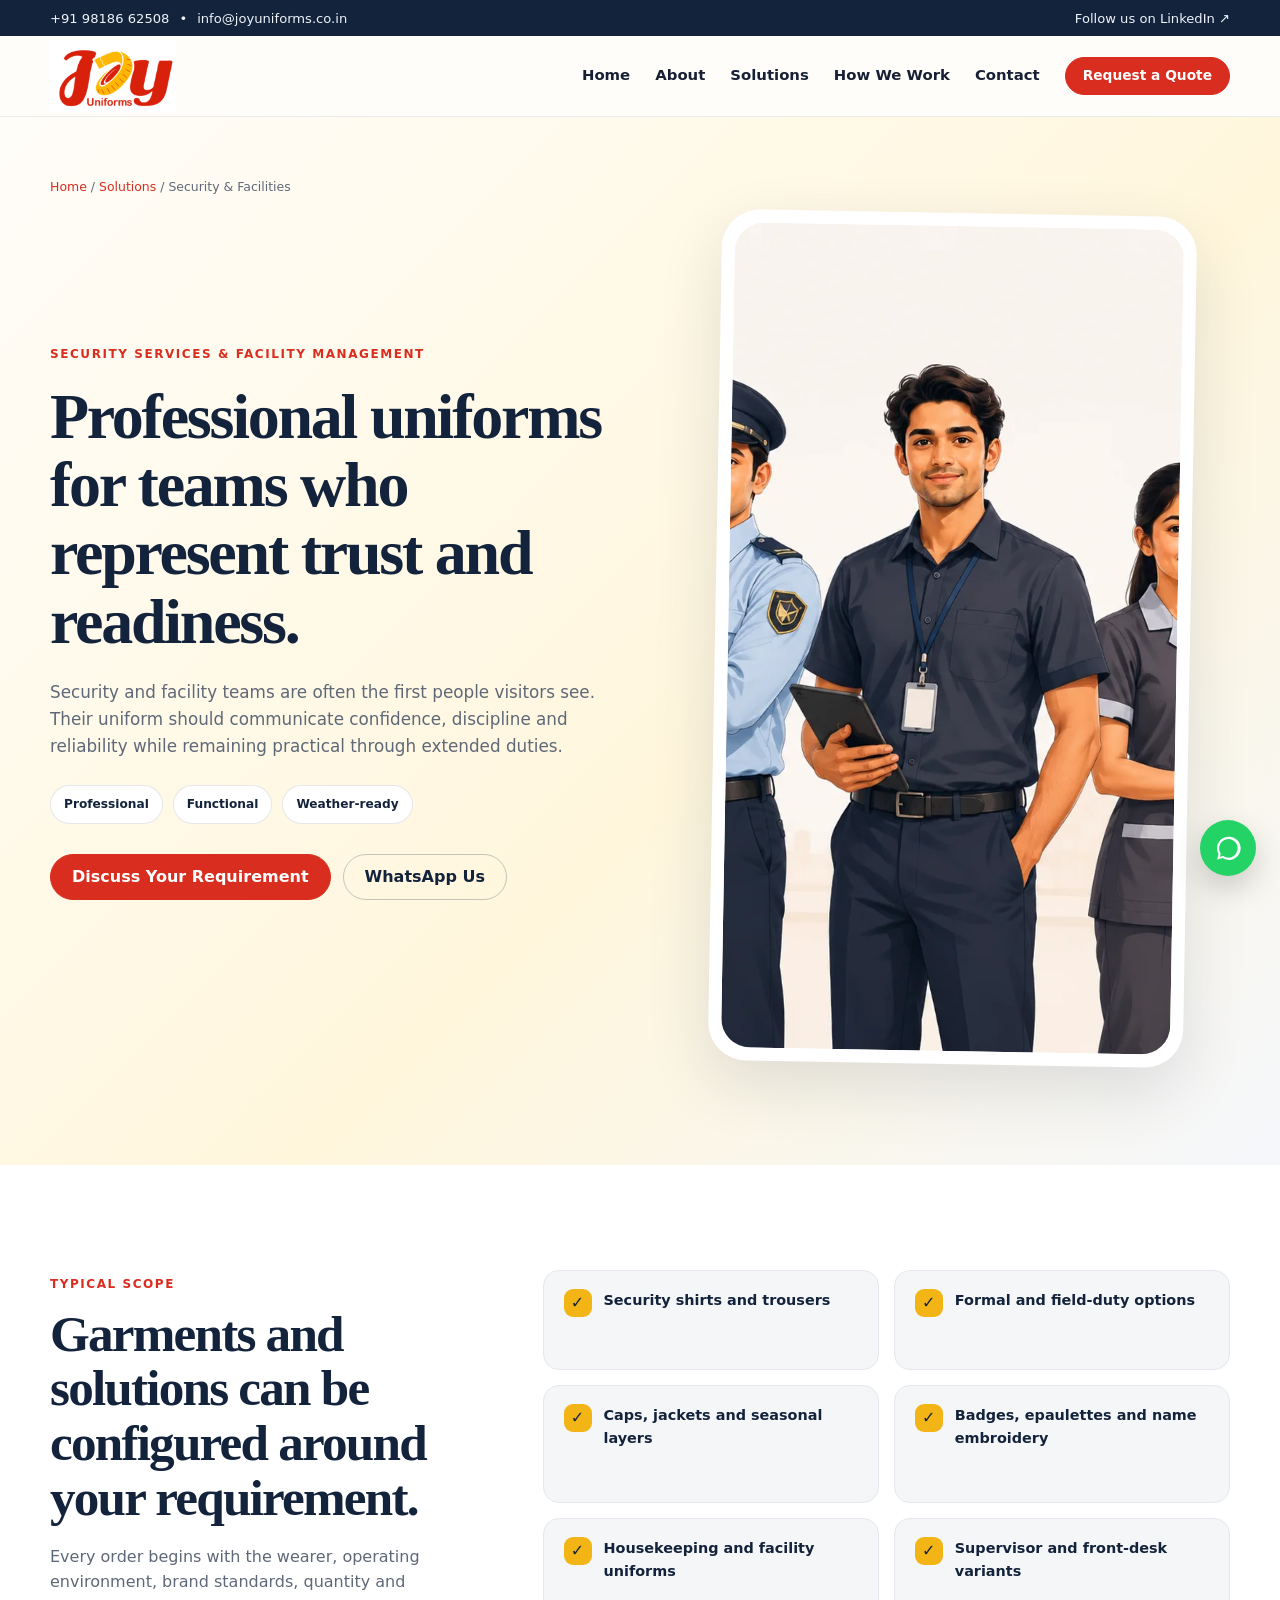
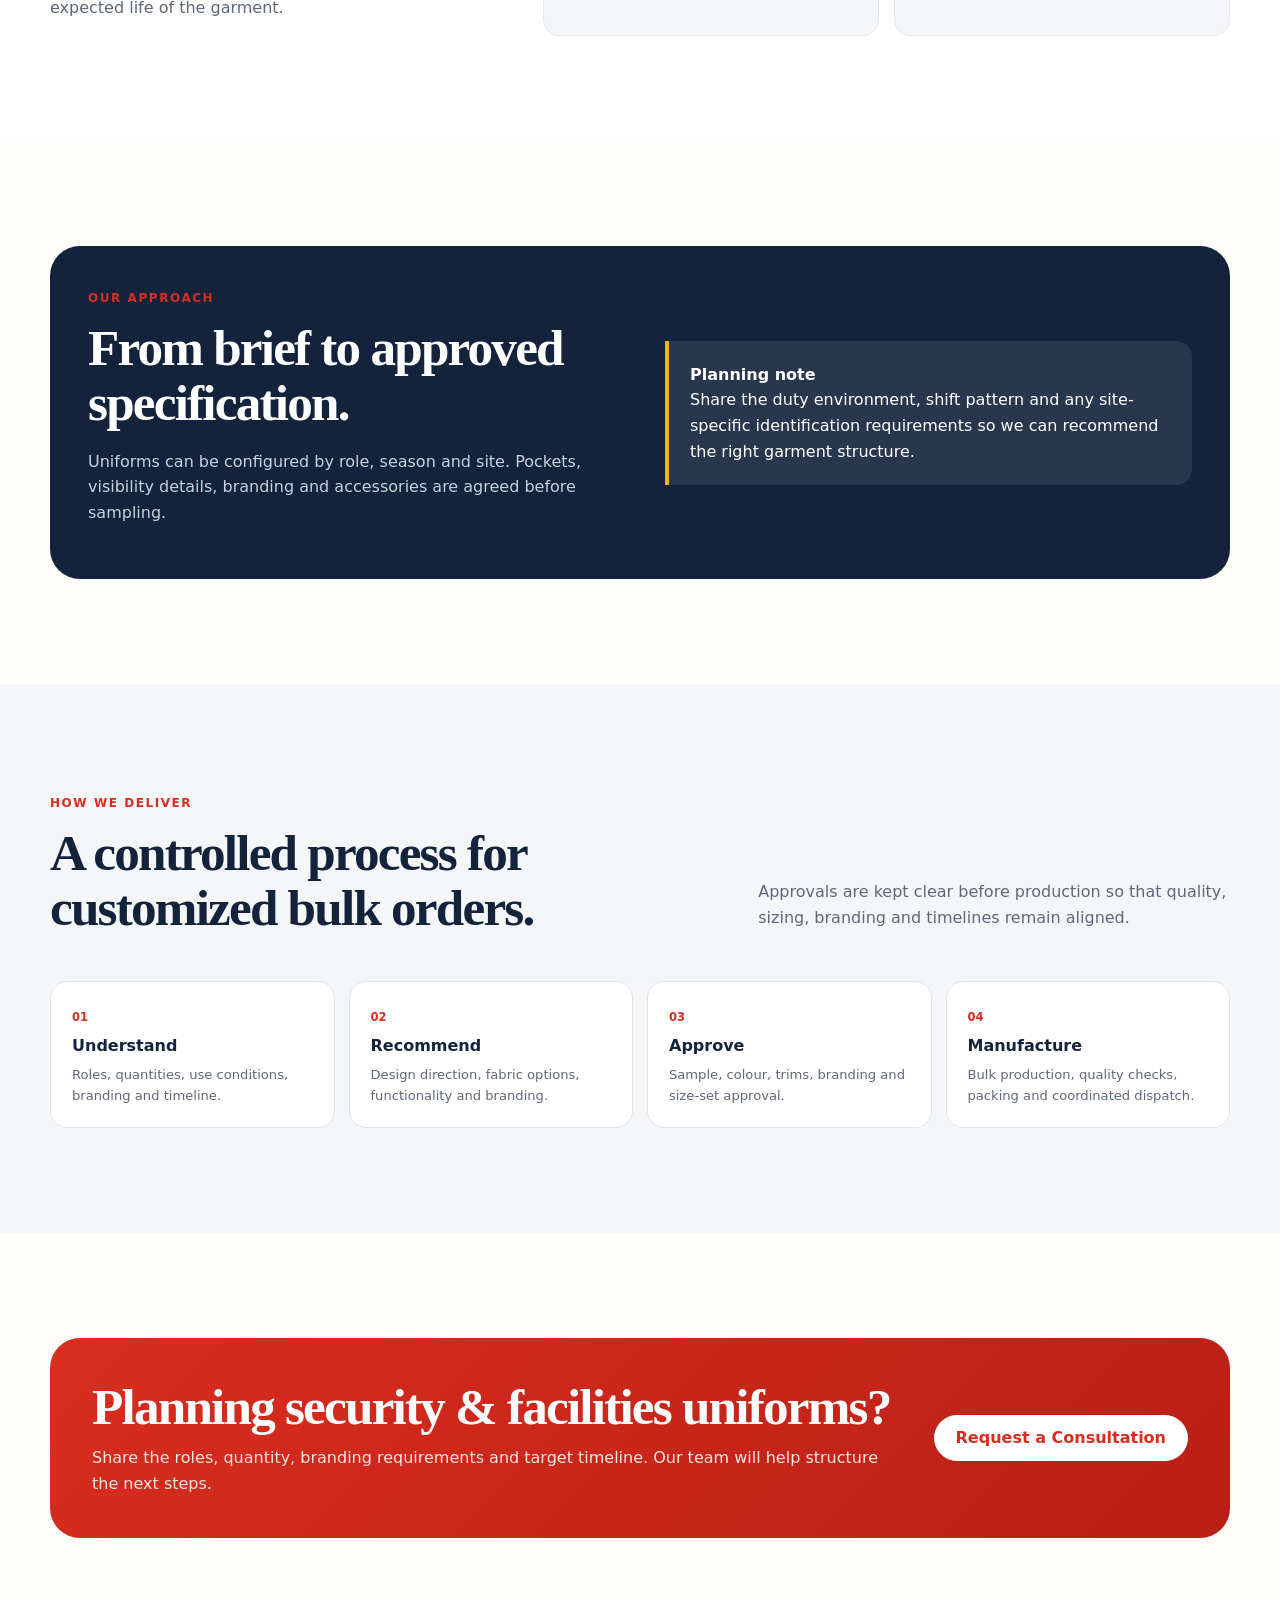
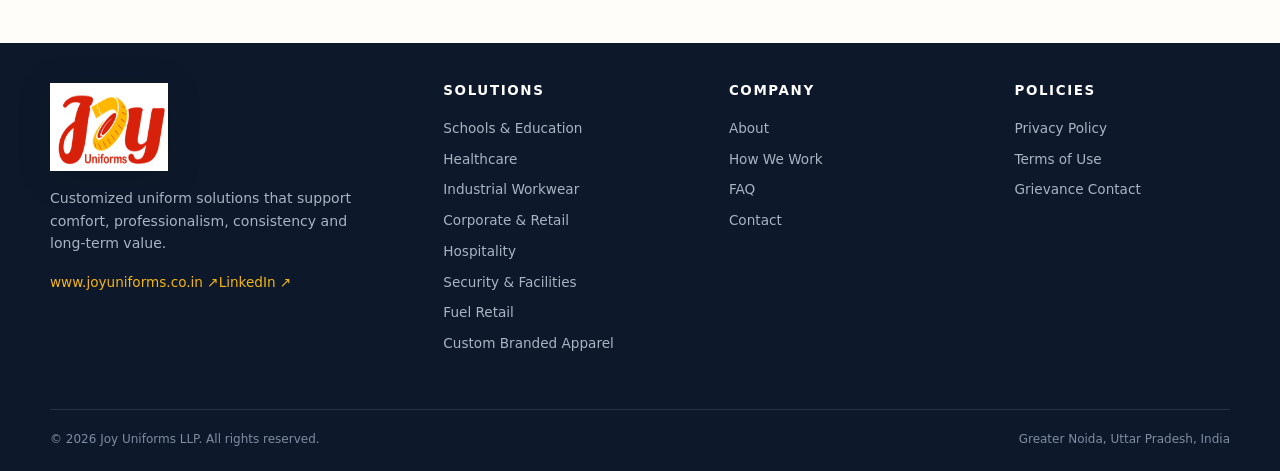
<file: solutions/security-facility-uniforms.html>
<!doctype html>
<html lang="en-IN"><head><meta charset="utf-8"><meta name="viewport" content="width=device-width,initial-scale=1"><title>Security & Facilities Uniform Manufacturer | Joy Uniforms LLP</title><meta name="description" content="Professional security, housekeeping and facility-management uniforms configured by role, season, site and branding requirements."><meta name="keywords" content="security guard uniform manufacturer Greater Noida, facility uniforms Noida, housekeeping uniforms Delhi NCR"><meta name="robots" content="index,follow,max-image-preview:large"><meta name="theme-color" content="#14233c"><link rel="canonical" href="https://www.joyuniforms.co.in/solutions/security-facility-uniforms.html"><meta property="og:title" content="Security & Facilities Uniform Solutions | Joy Uniforms LLP"><meta property="og:description" content="Professional security, housekeeping and facility-management uniforms configured by role, season, site and branding requirements."><meta property="og:type" content="website"><meta property="og:url" content="https://www.joyuniforms.co.in/solutions/security-facility-uniforms.html"><meta property="og:image" content="https://www.joyuniforms.co.in/assets/images/security-facilities-team.webp"><meta name="twitter:card" content="summary_large_image"><link rel="icon" type="image/png" sizes="32x32" href="../assets/images/favicon-32.png"><link rel="apple-touch-icon" href="../assets/images/apple-touch-icon.png"><link rel="stylesheet" href="../styles.css"><script type="application/ld+json">{"@context": "https://schema.org", "@type": "Service", "name": "Security & Facilities Uniform Solutions", "provider": {"@type": "Organization", "name": "Joy Uniforms LLP", "url": "https://www.joyuniforms.co.in/"}, "areaServed": ["Greater Noida", "Noida", "Delhi NCR"], "description": "Professional security, housekeeping and facility-management uniforms configured by role, season, site and branding requirements.", "url": "https://www.joyuniforms.co.in/solutions/security-facility-uniforms.html"}</script><script type="application/ld+json">{"@context": "https://schema.org", "@type": "BreadcrumbList", "itemListElement": [{"@type": "ListItem", "position": 1, "name": "Home", "item": "https://www.joyuniforms.co.in/"}, {"@type": "ListItem", "position": 2, "name": "Solutions", "item": "https://www.joyuniforms.co.in/#solutions"}, {"@type": "ListItem", "position": 3, "name": "Security & Facilities", "item": "https://www.joyuniforms.co.in/solutions/security-facility-uniforms.html"}]}</script>
  <!-- Google tag (gtag.js) -->
  <script async src="https://www.googletagmanager.com/gtag/js?id=G-7VESLPLG60"></script>
  <script>
    window.dataLayer = window.dataLayer || [];
    function gtag(){dataLayer.push(arguments);}
    gtag('js', new Date());
    gtag('config', 'G-7VESLPLG60');
  </script>
</head>
<body class="solution-page"><a class="skip-link" href="#main-content">Skip to content</a><div class="topbar"><div class="container topbar-inner"><div class="topbar-contact"><a href="tel:+919818662508">+91 98186 62508</a><span>•</span><a href="mailto:info@joyuniforms.co.in">info@joyuniforms.co.in</a></div><a class="topbar-link" href="https://in.linkedin.com/company/joyuniforms" target="_blank" rel="noopener">Follow us on LinkedIn ↗</a></div></div><header class="site-header solution-page-header" id="site-header"><div class="container header-inner"><a class="brand" href="../index.html" aria-label="Joy Uniforms home"><img src="../assets/images/joy-logo.png" alt="Joy Uniforms logo" width="154" height="96"></a><button class="menu-toggle" type="button" aria-expanded="false" aria-controls="primary-nav" aria-label="Open navigation"><span></span><span></span><span></span></button><nav class="primary-nav" id="primary-nav" aria-label="Primary navigation"><a href="../index.html">Home</a><a href="../index.html#about">About</a><a href="../index.html#solutions">Solutions</a><a href="../index.html#process">How We Work</a><a href="../index.html#contact">Contact</a><a class="button button-small" href="../index.html#contact">Request a Quote</a></nav></div></header>
<main id="main-content"><section class="solution-page-hero"><div class="container breadcrumb"><a href="../index.html">Home</a> / <a href="../index.html#solutions">Solutions</a> / Security & Facilities</div><div class="container solution-page-grid"><div class="solution-page-copy"><span class="kicker">Security services & facility management</span><h1>Professional uniforms for teams who represent trust and readiness.</h1><p>Security and facility teams are often the first people visitors see. Their uniform should communicate confidence, discipline and reliability while remaining practical through extended duties.</p><div class="solution-page-tags"><span>Professional</span><span>Functional</span><span>Weather-ready</span></div><div class="hero-actions"><a class="button" href="../index.html#contact">Discuss Your Requirement</a><a class="button button-ghost" href="https://wa.me/919818662508?text=Hello%20Joy%20Uniforms%2C%20I%20would%20like%20to%20discuss%20Security%20%26%20Facility%20Uniforms." target="_blank" rel="noopener">WhatsApp Us</a></div></div><figure class="solution-page-media"><img src="../assets/images/security-facilities-team.webp" alt="Security and facilities team in coordinated professional uniforms" width="1100" height="825" fetchpriority="high"></figure></div></section>
<section class="section scope-section"><div class="container scope-grid"><div class="scope-intro"><span class="kicker">Typical scope</span><h2>Garments and solutions can be configured around your requirement.</h2><p>Every order begins with the wearer, operating environment, brand standards, quantity and expected life of the garment.</p></div><div class="scope-list"><div class="scope-item"><b>✓</b><span>Security shirts and trousers</span></div><div class="scope-item"><b>✓</b><span>Formal and field-duty options</span></div><div class="scope-item"><b>✓</b><span>Caps, jackets and seasonal layers</span></div><div class="scope-item"><b>✓</b><span>Badges, epaulettes and name embroidery</span></div><div class="scope-item"><b>✓</b><span>Housekeeping and facility uniforms</span></div><div class="scope-item"><b>✓</b><span>Supervisor and front-desk variants</span></div></div></div></section>
<section class="section"><div class="container approach-panel"><div><span class="kicker">Our approach</span><h2>From brief to approved specification.</h2><p>Uniforms can be configured by role, season and site. Pockets, visibility details, branding and accessories are agreed before sampling.</p></div><div class="approach-note"><strong>Planning note</strong><br>Share the duty environment, shift pattern and any site-specific identification requirements so we can recommend the right garment structure.</div></div></section>
<section class="section section-light"><div class="container"><div class="section-heading"><div><span class="kicker">How we deliver</span><h2>A controlled process for customized bulk orders.</h2></div><p>Approvals are kept clear before production so that quality, sizing, branding and timelines remain aligned.</p></div><div class="category-process"><div><span>01</span><h3>Understand</h3><p>Roles, quantities, use conditions, branding and timeline.</p></div><div><span>02</span><h3>Recommend</h3><p>Design direction, fabric options, functionality and branding.</p></div><div><span>03</span><h3>Approve</h3><p>Sample, colour, trims, branding and size-set approval.</p></div><div><span>04</span><h3>Manufacture</h3><p>Bulk production, quality checks, packing and coordinated dispatch.</p></div></div></div></section>
<section class="section"><div class="container category-cta"><div><h2>Planning security & facilities uniforms?</h2><p>Share the roles, quantity, branding requirements and target timeline. Our team will help structure the next steps.</p></div><a class="button" href="../index.html#contact">Request a Consultation</a></div></section></main><footer class="site-footer category-footer"><div class="container footer-grid"><div class="footer-brand"><img src="../assets/images/joy-logo.png" alt="Joy Uniforms" width="142" height="88"><p>Customized uniform solutions that support comfort, professionalism, consistency and long-term value.</p><a href="https://www.joyuniforms.co.in" target="_blank" rel="noopener">www.joyuniforms.co.in ↗</a><a href="https://in.linkedin.com/company/joyuniforms" target="_blank" rel="noopener">LinkedIn ↗</a></div><div><h3>Solutions</h3><a href="school-uniforms.html">Schools & Education</a><a href="healthcare-uniforms.html">Healthcare</a><a href="industrial-workwear.html">Industrial Workwear</a><a href="corporate-retail-uniforms.html">Corporate & Retail</a><a href="hospitality-uniforms.html">Hospitality</a><a href="security-facility-uniforms.html">Security & Facilities</a><a href="fuel-retail-uniforms.html">Fuel Retail</a><a href="custom-branded-apparel.html">Custom Branded Apparel</a></div><div><h3>Company</h3><a href="../index.html#about">About</a><a href="../index.html#process">How We Work</a><a href="../index.html#faq">FAQ</a><a href="../index.html#contact">Contact</a></div><div><h3>Policies</h3><a href="../privacy.html">Privacy Policy</a><a href="../terms.html">Terms of Use</a><a href="mailto:info@joyuniforms.co.in">Grievance Contact</a></div></div><div class="container footer-bottom"><span>© 2026 Joy Uniforms LLP. All rights reserved.</span><span>Greater Noida, Uttar Pradesh, India</span></div></footer><a class="whatsapp-float" href="https://wa.me/919818662508?text=Hello%20Joy%20Uniforms%2C%20I%20would%20like%20to%20discuss%20a%20uniform%20requirement." target="_blank" rel="noopener" aria-label="Chat with Joy Uniforms on WhatsApp"><svg viewBox="0 0 32 32" aria-hidden="true"><path d="M16 3a12.7 12.7 0 0 0-11 19L3.5 28l6.1-1.5A12.8 12.8 0 1 0 16 3Zm0 23.1c-2 0-3.9-.6-5.5-1.6l-.4-.2-3.6.9.9-3.5-.2-.4a10.2 10.2 0 1 1 8.8 4.8Z"/></svg></a><script src="../page.js" defer></script></body></html>
</file>
<file: styles.css>
:root {
  --navy:#14233c;
  --navy-2:#1b3050;
  --red:#d92d20;
  --red-dark:#b91f15;
  --gold:#f3b515;
  --gold-soft:#fff3c8;
  --ink:#172035;
  --muted:#5f6878;
  --line:#dfe4ec;
  --paper:#fffdf9;
  --soft:#f5f6f8;
  --white:#ffffff;
  --success:#087f5b;
  --shadow:0 24px 65px rgba(20,35,60,.12);
  --radius:20px;
  --container:min(1180px, calc(100% - 40px));
}
*{box-sizing:border-box}
html{scroll-behavior:smooth;scroll-padding-top:88px}
body{margin:0;font-family:Inter,ui-sans-serif,system-ui,-apple-system,BlinkMacSystemFont,"Segoe UI",sans-serif;color:var(--ink);background:var(--paper);line-height:1.6;-webkit-font-smoothing:antialiased}
body.drawer-open{overflow:hidden}
a{color:inherit;text-decoration:none}
button,input,select,textarea{font:inherit}
button{color:inherit}
img{max-width:100%;display:block}
.container{width:var(--container);margin-inline:auto}
.skip-link{position:fixed;left:10px;top:-80px;z-index:9999;background:var(--navy);color:#fff;padding:10px 14px;border-radius:8px}.skip-link:focus{top:10px}
.topbar{background:var(--navy);color:#eef3fa;font-size:.82rem}
.topbar-inner{min-height:36px;display:flex;justify-content:space-between;align-items:center;gap:20px}
.topbar-contact,.topbar-link{display:flex;align-items:center;gap:10px}.topbar a:hover{text-decoration:underline}
.site-header{position:sticky;top:0;z-index:100;background:rgba(255,253,249,.94);backdrop-filter:blur(14px);border-bottom:1px solid rgba(20,35,60,.08);transition:box-shadow .25s ease}
.site-header.scrolled{box-shadow:0 8px 28px rgba(20,35,60,.08)}
.header-inner{height:80px;display:flex;align-items:center;justify-content:space-between;gap:24px}
.brand{width:126px;height:72px;display:flex;align-items:center}.brand img{width:126px;height:auto}
.primary-nav{display:flex;align-items:center;gap:25px;font-size:.93rem;font-weight:650}.primary-nav>a:not(.button){position:relative}.primary-nav>a:not(.button)::after{content:"";position:absolute;left:0;right:100%;bottom:-7px;height:2px;background:var(--red);transition:right .2s ease}.primary-nav>a:not(.button):hover::after,.primary-nav>a.active::after{right:0}
.menu-toggle{display:none;border:0;background:transparent;padding:8px}.menu-toggle span{display:block;width:25px;height:2px;background:var(--navy);margin:5px 0;transition:.2s}
.button{display:inline-flex;align-items:center;justify-content:center;gap:9px;border:1px solid var(--red);background:var(--red);color:#fff;padding:13px 21px;border-radius:999px;font-weight:750;line-height:1.1;cursor:pointer;transition:transform .2s,box-shadow .2s,background .2s}
.button:hover{transform:translateY(-2px);box-shadow:0 12px 28px rgba(217,45,32,.24);background:var(--red-dark)}
.button-small{padding:10px 17px;font-size:.86rem}
.button-ghost{background:transparent;color:var(--navy);border-color:rgba(20,35,60,.24)}.button-ghost:hover{background:#fff;color:var(--navy);box-shadow:0 12px 28px rgba(20,35,60,.10)}
.button-ghost-dark{background:transparent;color:var(--navy);border-color:rgba(20,35,60,.3)}.button-ghost-dark:hover{background:var(--navy);color:#fff;box-shadow:none}
.hero{position:relative;overflow:hidden;padding:70px 0 0;background:linear-gradient(135deg,#fffdf9 0%,#fff8e7 52%,#f7f8fb 100%)}
.hero-pattern{position:absolute;inset:0;pointer-events:none;background-image:linear-gradient(rgba(20,35,60,.035) 1px,transparent 1px),linear-gradient(90deg,rgba(20,35,60,.035) 1px,transparent 1px);background-size:34px 34px;mask-image:linear-gradient(to bottom,black,transparent 85%)}
.hero-grid{position:relative;display:grid;grid-template-columns:1.04fr .96fr;align-items:center;gap:62px;min-height:600px}
.eyebrow,.kicker{text-transform:uppercase;letter-spacing:.13em;font-size:.75rem;font-weight:850;color:var(--red)}
.eyebrow{display:flex;align-items:center;gap:10px}.eyebrow span{width:32px;height:2px;background:var(--gold)}
h1,h2,h3,p{margin-top:0}h1,h2{font-family:Georgia,"Times New Roman",serif;letter-spacing:-.035em;color:var(--navy);line-height:1.07}
h1{font-size:clamp(3.05rem,5.5vw,5.8rem);margin:20px 0 24px;max-width:720px}h1 em{font-weight:400;color:var(--red)}
h2{font-size:clamp(2.25rem,4vw,4.25rem);margin:11px 0 18px}h3{line-height:1.25}
.hero-copy>p{font-size:1.08rem;color:var(--muted);max-width:650px}.hero-actions{display:flex;gap:12px;flex-wrap:wrap;margin:30px 0 37px}
.hero-proof{display:grid;grid-template-columns:repeat(3,1fr);border-top:1px solid rgba(20,35,60,.14);padding-top:20px;gap:20px}.hero-proof div{display:flex;flex-direction:column}.hero-proof strong{font-size:1rem;color:var(--navy)}.hero-proof span{font-size:.78rem;color:var(--muted)}
.hero-visual{position:relative}.hero-collage{position:relative;display:grid;grid-template-columns:1.08fr .92fr;grid-template-rows:185px 185px;gap:16px;padding:16px;background:#fff;border-radius:34px;box-shadow:var(--shadow);border:1px solid rgba(20,35,60,.08)}.hero-collage::before{content:"";position:absolute;width:120px;height:120px;border-radius:50%;background:rgba(243,181,21,.18);left:-24px;bottom:42px;z-index:0}.hero-collage::after{content:"";position:absolute;width:110px;height:110px;border-radius:50%;border:16px solid rgba(217,45,32,.12);right:-35px;top:-30px;z-index:0}.hero-panel{position:relative;overflow:hidden;border-radius:28px;background:#f4f6f9;z-index:1}.hero-panel img{width:100%;height:100%;object-fit:cover;display:block}.hero-panel-main{grid-row:1 / span 2;min-height:386px}.hero-badge{position:absolute;z-index:2;max-width:230px;background:rgba(255,255,255,.94);backdrop-filter:blur(10px);box-shadow:0 18px 40px rgba(20,35,60,.16);border-radius:18px;padding:14px 16px;border:1px solid rgba(20,35,60,.06)}.hero-badge strong,.hero-badge span{display:block}.hero-badge strong{font-size:.9rem;color:var(--navy);line-height:1.25}.hero-badge span{font-size:.74rem;color:var(--muted);margin-top:4px;line-height:1.45}.hero-badge-top{right:18px;top:18px}.hero-badge-bottom{left:18px;bottom:18px}
.trust-ribbon{position:relative;margin-top:55px;background:var(--navy);color:#fff;min-height:72px;border-radius:18px 18px 0 0;display:flex;align-items:center;justify-content:center;flex-wrap:wrap;gap:16px 23px;padding:18px 25px}.trust-ribbon span{font-size:.75rem;text-transform:uppercase;letter-spacing:.13em;color:#aebbd0}.trust-ribbon strong{font-size:.9rem}.trust-ribbon i{width:4px;height:4px;background:var(--gold);border-radius:50%}
.section{padding:105px 0}.section-light{background:var(--soft)}
.section-heading{display:grid;grid-template-columns:1.15fr .85fr;gap:70px;align-items:end;margin-bottom:45px}.section-heading h2{margin-bottom:0}.section-heading>p{color:var(--muted);max-width:520px;margin-bottom:5px}
.solution-grid{display:grid;grid-template-columns:repeat(4,1fr);gap:18px}.solution-card{position:relative;background:#fff;border:1px solid #e6e9ef;border-radius:var(--radius);padding:18px;overflow:hidden;transition:transform .25s,box-shadow .25s,border-color .25s;display:flex;flex-direction:column}.solution-card:hover{transform:translateY(-7px);box-shadow:0 22px 50px rgba(20,35,60,.11);border-color:transparent}.solution-card::after{content:"";position:absolute;width:160px;height:160px;border-radius:50%;right:-100px;bottom:-100px;background:var(--gold);opacity:.16;transition:.3s}.solution-card:hover::after{right:-70px;bottom:-70px}.solution-number{position:absolute;right:18px;top:14px;font-size:.72rem;font-weight:800;color:#9aa3b2;z-index:2}.solution-media{position:relative;aspect-ratio:4/3;border-radius:24px 24px 24px 8px;overflow:hidden;margin:0 0 18px;background:#f4f6f9}.solution-media img{width:100%;height:100%;object-fit:cover;display:block;transition:transform .35s ease}.solution-card:hover .solution-media img{transform:scale(1.04)}.solution-icon{display:none}.solution-media .solution-icon{display:none}.solution-icon span{display:none}.icon-school{background:linear-gradient(135deg,#d92d20,#f26b5e)}.icon-health{background:linear-gradient(135deg,#14847a,#50b9a9)}.icon-industry{background:linear-gradient(135deg,#293b59,#637996)}.icon-corporate{background:linear-gradient(135deg,#6d3d85,#a071b9)}.icon-hospitality{background:linear-gradient(135deg,#a15b0a,#e2a33c)}.icon-security{background:linear-gradient(135deg,#25344d,#546984)}.icon-fuel{background:linear-gradient(135deg,#c22f2f,#f0a321)}.icon-custom{background:linear-gradient(135deg,#2771a8,#55a6d4)}.solution-card h3{font-size:1.18rem;color:var(--navy);margin-bottom:10px}.solution-card p{font-size:.88rem;color:var(--muted);min-height:83px;flex:1}.text-link{border:0;background:none;padding:0;color:var(--red);font-weight:780;cursor:pointer;display:inline-flex;gap:9px;align-items:center}.text-link span{transition:transform .2s}.text-link:hover span{transform:translateX(5px)}


.hero-photo-wrap{position:relative;border-radius:34px;overflow:hidden;background:#fff;border:1px solid rgba(20,35,60,.08);box-shadow:var(--shadow);padding:14px}
.hero-photo-wrap::before{content:"";position:absolute;width:120px;height:120px;border-radius:50%;background:rgba(243,181,21,.18);left:-24px;bottom:42px;z-index:0}
.hero-photo-wrap::after{content:"";position:absolute;width:110px;height:110px;border-radius:50%;border:16px solid rgba(217,45,32,.12);right:-35px;top:-30px;z-index:0}
.hero-photo{position:relative;z-index:1;border-radius:26px;aspect-ratio:16/10;object-fit:cover;display:block;width:100%}
.split-grid{display:grid;grid-template-columns:1.02fr .98fr;gap:64px;align-items:center}.split-grid-reverse .split-copy{order:2}.split-grid-reverse .split-visual{order:1}
.split-copy>p{color:var(--muted)}
.visual-frame{position:relative;overflow:hidden;border-radius:28px;box-shadow:var(--shadow);background:#fff;border:1px solid rgba(20,35,60,.08)}
.visual-frame img{display:block;width:100%;height:100%;object-fit:cover}
.visual-large{aspect-ratio:4/3}
.visual-medium{aspect-ratio:4/3}
.feature-list-grid{display:grid;grid-template-columns:1fr 1fr;gap:16px;margin-top:24px}
.feature-list-grid div{padding:18px;border:1px solid var(--line);border-radius:16px;background:#fff}
.feature-list-grid strong{display:block;color:var(--navy);margin-bottom:6px}
.feature-list-grid span{display:block;font-size:.88rem;color:var(--muted)}
.craftsmanship-section{background:linear-gradient(180deg,#f7f8fb 0%,#fffdf9 100%)}
.story-cards-grid{display:grid;grid-template-columns:repeat(3,1fr);gap:22px}
.story-card{background:#fff;border:1px solid #e6e9ef;border-radius:24px;overflow:hidden;box-shadow:0 18px 42px rgba(20,35,60,.08);display:flex;flex-direction:column}
.story-card-media{aspect-ratio:4/3;overflow:hidden;background:#f4f6f9}
.story-card-media img{width:100%;height:100%;object-fit:cover;display:block}
.story-card-copy{padding:22px}
.story-card-kicker{display:inline-block;font-size:.74rem;text-transform:uppercase;letter-spacing:.13em;color:var(--red);font-weight:850;margin-bottom:10px}
.story-card-copy h3{font-size:1.24rem;color:var(--navy);margin-bottom:10px}
.story-card-copy p{font-size:.92rem;color:var(--muted);margin-bottom:0}
.proof-section{background:linear-gradient(145deg,#fff9e9 0%,#ffffff 55%)}
.proof-stack{display:grid;gap:16px;margin-top:18px}
.proof-item{background:#fff;border:1px solid var(--line);border-radius:18px;padding:18px 20px;box-shadow:0 12px 30px rgba(20,35,60,.06)}
.proof-item strong{display:block;color:var(--navy);margin-bottom:6px}
.proof-item p{margin:0;color:var(--muted)}
.showcase-section{background:linear-gradient(180deg,#fffdf9 0%,#f7f9fc 100%)}
.showcase-stack{display:grid;grid-template-columns:repeat(4,minmax(0,1fr));gap:24px}
.showcase-card{background:#fff;border:1px solid #e6eaf0;border-radius:26px;overflow:hidden;box-shadow:0 18px 40px rgba(20,35,60,.08);display:flex;flex-direction:column;transition:transform .25s ease,box-shadow .25s ease,border-color .25s ease}
.showcase-card:hover{transform:translateY(-4px);box-shadow:0 24px 46px rgba(20,35,60,.11);border-color:#d6dde8}
.showcase-card-media{display:block;aspect-ratio:4/3;background:#f4f6f9;overflow:hidden}
.showcase-card-media img{width:100%;height:100%;object-fit:cover;display:block;transition:transform .35s ease}
.showcase-card:hover .showcase-card-media img{transform:scale(1.03)}
.showcase-card-copy{padding:20px 20px 22px}
.showcase-code{display:inline-flex;align-items:center;gap:10px;font-size:.74rem;text-transform:uppercase;letter-spacing:.13em;color:var(--red);font-weight:850;margin-bottom:8px}
.showcase-code::before{content:"";width:28px;height:2px;background:var(--gold)}
.showcase-card-copy h3{font-family:Georgia,"Times New Roman",serif;font-size:1.3rem;color:var(--navy);line-height:1.16;margin:0 0 10px}
.showcase-card-copy h3 a{color:inherit;text-decoration:none}
.showcase-card-copy p{color:var(--muted);font-size:.92rem;margin-bottom:0}
.showcase-tags{display:flex;flex-wrap:wrap;gap:9px;margin:16px 0 0}
.showcase-tags span{display:inline-flex;align-items:center;padding:9px 12px;border-radius:999px;background:#fff3d1;color:var(--navy);font-size:.76rem;font-weight:750}
.showcase-actions{display:flex;flex-wrap:wrap;gap:10px;margin-top:18px;position:relative;z-index:1}
.showcase-actions .button{padding:12px 18px}
.compact-actions .button{padding:10px 14px}

/* Client logos */
.clients-section{background:linear-gradient(180deg,#f8fafc 0%,#fffdf8 100%)}
.client-groups{display:grid;gap:28px}
.client-group{position:relative;overflow:hidden;background:#fff;border:1px solid #e4e9f0;border-radius:30px;padding:28px;box-shadow:0 18px 44px rgba(20,35,60,.07)}
.client-group::after{content:"";position:absolute;width:180px;height:180px;border-radius:50%;right:-95px;bottom:-105px;background:rgba(243,181,21,.11);pointer-events:none}
.client-group-corporate::after{background:rgba(217,45,32,.07)}
.client-group-head{position:relative;z-index:1;display:grid;grid-template-columns:1fr minmax(260px,.8fr);gap:30px;align-items:end;margin-bottom:24px}
.client-group-head>div{display:flex;align-items:center;gap:14px}
.client-group-label{display:grid;place-items:center;width:42px;height:42px;border-radius:13px;background:var(--gold-soft);color:var(--red);font-size:.72rem;font-weight:900;letter-spacing:.08em;flex:0 0 auto}
.client-group-head h3{margin:0;color:var(--navy);font-family:Georgia,"Times New Roman",serif;font-size:clamp(1.45rem,2.4vw,2.1rem);line-height:1.1}
.client-group-head p{margin:0;color:var(--muted);font-size:.9rem}
.client-logo-grid{position:relative;z-index:1;display:grid;grid-template-columns:repeat(6,minmax(0,1fr));gap:14px}
.client-logo-card{min-width:0;min-height:142px;padding:16px 12px 13px;border:1px solid #e8ebf0;border-radius:18px;background:#fff;display:flex;flex-direction:column;justify-content:center;align-items:center;gap:10px;text-align:center;transition:transform .25s ease,box-shadow .25s ease,border-color .25s ease}
.client-logo-card:hover{transform:translateY(-4px);border-color:#d9dee7;box-shadow:0 15px 32px rgba(20,35,60,.09)}
.client-logo-card img{display:block;width:100%;height:82px;object-fit:contain}
.client-logo-card span{font-size:.72rem;line-height:1.25;color:#667085;font-weight:700}

.story-section{background:var(--paper)}.story-grid{display:grid;grid-template-columns:.85fr 1.15fr;gap:95px;align-items:center}.story-visual{position:relative;min-height:560px}.about-visual-frame{height:100%;border-radius:30px;overflow:hidden;box-shadow:var(--shadow);background:#fff;border:1px solid rgba(20,35,60,.08)}.about-visual-frame img{width:100%;height:100%;min-height:560px;object-fit:cover;display:block}.about-badge{position:absolute;left:22px;bottom:22px;z-index:2;background:rgba(255,255,255,.94);border:1px solid rgba(20,35,60,.08);border-radius:16px;padding:14px 16px;box-shadow:0 18px 40px rgba(20,35,60,.14)}.about-badge strong,.about-badge span{display:block}.about-badge strong{font-size:1.05rem;color:var(--navy)}.about-badge span{font-size:.82rem;color:var(--muted);margin-top:3px}
.story-copy>p{color:var(--muted);font-size:1rem}.principles{margin-top:30px;border-top:1px solid var(--line)}.principles>div{display:grid;grid-template-columns:42px 1fr;column-gap:14px;padding:18px 0;border-bottom:1px solid var(--line)}.principles span{grid-row:1/3;color:var(--red);font-size:.75rem;font-weight:900}.principles strong{color:var(--navy)}.principles p{font-size:.84rem;color:var(--muted);margin:2px 0 0}
.difference-section{background:#fff}.difference-grid{display:grid;grid-template-columns:repeat(3,1fr);border-top:1px solid var(--line);border-left:1px solid var(--line)}.difference-item{min-height:225px;padding:30px;border-right:1px solid var(--line);border-bottom:1px solid var(--line)}.difference-item>span{font-size:.7rem;font-weight:900;color:var(--red)}.difference-item h3{font-size:1.05rem;color:var(--navy);margin:22px 0 10px}.difference-item p{font-size:.88rem;color:var(--muted);margin:0}
.process-section{background:var(--navy);color:#fff;position:relative;overflow:hidden}.process-section::after{content:"";position:absolute;width:480px;height:480px;border:100px solid rgba(243,181,21,.06);border-radius:50%;right:-170px;top:-200px}.light-heading h2{color:#fff}.light-heading>p{color:#b9c4d4}.process-track{position:relative;z-index:1;display:grid;grid-template-columns:repeat(5,1fr);gap:0;border-top:1px solid rgba(255,255,255,.19)}.process-step{padding:28px 25px 0;border-right:1px solid rgba(255,255,255,.13);min-height:230px}.process-step:first-child{padding-left:0}.process-step:last-child{border-right:0}.process-step>span{display:grid;place-items:center;width:42px;height:42px;border:1px solid rgba(255,255,255,.26);border-radius:50%;font-size:.7rem;color:var(--gold)}.process-step h3{font-family:Georgia,serif;font-size:1.35rem;margin:25px 0 10px}.process-step p{font-size:.84rem;color:#b9c4d4}
.fit-section{background:#fff}.fit-grid{display:grid;grid-template-columns:.9fr 1.1fr;gap:90px;align-items:center}.fit-copy p{color:var(--muted);margin-bottom:27px}.swatch-grid{display:grid;grid-template-columns:repeat(2,1fr);grid-template-rows:repeat(2,190px);gap:16px}.swatch{position:relative;border-radius:20px;overflow:hidden;display:flex;align-items:flex-end;padding:20px;background-color:#ddd}.swatch::before{content:"";position:absolute;inset:0}.swatch span{position:relative;z-index:1;background:#fff;border-radius:999px;padding:7px 12px;font-weight:800;font-size:.8rem}.swatch-one::before{background:repeating-linear-gradient(0deg,#eef1f5 0 5px,#dde3eb 5px 7px)}.swatch-two::before{background:repeating-linear-gradient(45deg,#d92d20 0 7px,#bd241a 7px 9px)}.swatch-three::before{background:linear-gradient(135deg,#14233c 50%,#f3b515 50%)}.swatch-four::before{background:radial-gradient(circle at 30% 30%,#fff 0 4px,transparent 4px),#e3a914;background-size:18px 18px}
.faq-section{background:var(--soft)}.faq-grid{display:grid;grid-template-columns:.75fr 1.25fr;gap:90px}.faq-intro{position:sticky;top:130px;align-self:start}.faq-intro p{color:var(--muted);margin-bottom:26px}.accordion details{border-bottom:1px solid #cfd5de}.accordion summary{list-style:none;cursor:pointer;padding:22px 38px 22px 0;color:var(--navy);font-weight:780;position:relative}.accordion summary::-webkit-details-marker{display:none}.accordion summary::after{content:"+";position:absolute;right:4px;font-size:1.35rem;font-weight:400}.accordion details[open] summary::after{content:"−"}.accordion details p{color:var(--muted);font-size:.9rem;padding:0 45px 20px 0;margin:0}
.contact-section{background:linear-gradient(140deg,#fff8e7 0%,#fff 55%)}.contact-grid{display:grid;grid-template-columns:.8fr 1.2fr;gap:70px}.contact-copy>p{color:var(--muted)}.contact-methods{display:grid;gap:10px;margin:27px 0}.contact-methods a{display:grid;grid-template-columns:78px 1fr;gap:12px;padding:12px 0;border-bottom:1px solid rgba(20,35,60,.12)}.contact-methods span{font-size:.7rem;text-transform:uppercase;letter-spacing:.12em;color:var(--red);font-weight:850}.contact-methods strong{font-size:.9rem}.address-cards{display:grid;gap:10px;margin-top:24px}.address-card{background:#fff;border:1px solid var(--line);border-radius:14px;padding:16px 18px;transition:.2s}.address-card:hover{border-color:var(--gold);transform:translateY(-2px)}.address-card span,.address-card strong,.address-card small{display:block}.address-card span{font-size:.7rem;text-transform:uppercase;letter-spacing:.11em;color:var(--red);font-weight:800}.address-card strong{font-size:.86rem;margin:4px 0}.address-card small{color:var(--muted)}
.form-card{background:#fff;border-radius:24px;box-shadow:var(--shadow);padding:30px;border:1px solid rgba(20,35,60,.07)}.form-card-head{display:flex;justify-content:space-between;gap:15px;align-items:end;margin-bottom:23px}.form-card-head span{font-family:Georgia,serif;color:var(--navy);font-size:1.35rem}.form-card-head small{color:var(--muted)}.field-row{display:grid;grid-template-columns:1fr 1fr;gap:15px}.form-card label{display:block;font-size:.75rem;font-weight:780;color:var(--navy);margin-bottom:15px}.form-card input,.form-card select,.form-card textarea{width:100%;border:1px solid #d9dee6;border-radius:10px;background:#fbfbfc;padding:12px 13px;margin-top:7px;color:var(--ink);outline:none;transition:border .2s,box-shadow .2s}.form-card textarea{resize:vertical;min-height:120px}.form-card input:focus,.form-card select:focus,.form-card textarea:focus{border-color:var(--gold);box-shadow:0 0 0 4px rgba(243,181,21,.16)}.form-card .invalid{border-color:var(--red)}.consent{display:flex!important;gap:9px;align-items:flex-start;font-weight:500!important;color:var(--muted)!important}.consent input{width:16px;height:16px;margin:3px 0 0;flex:0 0 auto}.consent a{color:var(--red);text-decoration:underline}.form-submit{width:100%;justify-content:space-between;border-radius:12px;padding:15px 18px}.form-status{font-size:.83rem;margin:13px 0 0;min-height:22px}.form-status.success{color:var(--success)}.form-status.error{color:var(--red)}
.site-footer{background:#0d192b;color:#c1c9d5;padding:64px 0 22px}.footer-grid{display:grid;grid-template-columns:1.5fr repeat(3,1fr);gap:70px}.footer-brand img{width:118px;filter:drop-shadow(0 5px 15px rgba(0,0,0,.18));margin-bottom:16px}.footer-brand p{max-width:340px;color:#a9b4c3;font-size:.88rem}.footer-brand>a{color:var(--gold);font-size:.85rem}.site-footer h3{color:#fff;font-size:.84rem;text-transform:uppercase;letter-spacing:.12em;margin-bottom:18px}.site-footer .footer-grid>div:not(.footer-brand)>a{display:block;font-size:.85rem;margin:9px 0;color:#a9b4c3}.site-footer a:hover{color:#fff}.footer-bottom{display:flex;justify-content:space-between;gap:20px;border-top:1px solid rgba(255,255,255,.12);margin-top:45px;padding-top:20px;font-size:.75rem;color:#7f8ca0}
.whatsapp-float{position:fixed;right:24px;bottom:24px;z-index:90;width:56px;height:56px;background:#24d366;border-radius:50%;display:grid;place-items:center;box-shadow:0 12px 30px rgba(0,0,0,.18);transition:.2s}.whatsapp-float:hover{transform:translateY(-3px) scale(1.03)}.whatsapp-float svg{width:29px;height:29px;fill:#fff}
.solution-drawer{position:fixed;inset:0;z-index:300;visibility:hidden;pointer-events:none}.solution-drawer.open{visibility:visible;pointer-events:auto}.drawer-backdrop{position:absolute;inset:0;background:rgba(5,14,28,.68);opacity:0;transition:.3s}.open .drawer-backdrop{opacity:1}.drawer-panel{position:absolute;right:0;top:0;height:100%;width:min(700px,94vw);background:var(--paper);transform:translateX(100%);transition:transform .35s cubic-bezier(.2,.8,.2,1);overflow-y:auto;padding:65px 55px 55px;box-shadow:-20px 0 60px rgba(0,0,0,.18)}.open .drawer-panel{transform:translateX(0)}.drawer-close{position:absolute;right:25px;top:20px;width:40px;height:40px;border:1px solid var(--line);border-radius:50%;background:#fff;font-size:1.6rem;line-height:1;cursor:pointer}.drawer-kicker{font-size:.74rem;text-transform:uppercase;letter-spacing:.13em;color:var(--red);font-weight:850}.drawer-hero{margin:18px 0 22px;border-radius:26px;overflow:hidden;aspect-ratio:4/3;background:#f4f6f9}.drawer-hero img{width:100%;height:100%;object-fit:cover;display:block}.drawer-panel h2{font-size:clamp(2.2rem,5vw,3.7rem);margin:12px 0 20px}.drawer-lead{font-size:1.02rem;color:var(--muted)}.drawer-band{display:grid;grid-template-columns:repeat(3,1fr);gap:9px;margin:28px 0}.drawer-band span{background:var(--navy);color:#fff;border-radius:12px;padding:13px;text-align:center;font-size:.75rem;font-weight:700}.drawer-section{padding:24px 0;border-top:1px solid var(--line)}.drawer-section h3{color:var(--navy);font-size:1rem}.drawer-list{display:grid;grid-template-columns:1fr 1fr;gap:8px 18px;padding:0;list-style:none}.drawer-list li{position:relative;padding-left:17px;font-size:.87rem;color:var(--muted)}.drawer-list li::before{content:"";position:absolute;left:0;top:.72em;width:6px;height:6px;border-radius:50%;background:var(--gold)}.drawer-callout{background:var(--gold-soft);border-left:4px solid var(--gold);padding:17px 18px;border-radius:0 12px 12px 0;color:var(--navy);font-size:.88rem}.drawer-actions{display:flex;gap:10px;flex-wrap:wrap;margin-top:27px}
.reveal{opacity:0;transform:translateY(22px);transition:opacity .65s ease,transform .65s ease;transition-delay:var(--delay,0ms)}.reveal.visible{opacity:1;transform:none}
@media (prefers-reduced-motion:reduce){html{scroll-behavior:auto}.reveal{opacity:1;transform:none;transition:none}*{animation:none!important;transition-duration:.01ms!important}}
@media (max-width:1050px){.primary-nav{gap:16px}.hero-grid{gap:35px}.solution-grid{grid-template-columns:repeat(2,1fr)}.story-grid{gap:55px}.process-track{grid-template-columns:repeat(5,1fr)}.process-step{padding-inline:15px}.contact-grid{gap:40px}.showcase-stack{grid-template-columns:repeat(2,1fr)}.split-grid{grid-template-columns:1fr;gap:34px}.split-grid-reverse .split-copy,.split-grid-reverse .split-visual{order:initial}.story-cards-grid{grid-template-columns:1fr 1fr}}
@media (max-width:860px){:root{--container:min(720px, calc(100% - 30px))}.topbar-link{display:none}.menu-toggle{display:block;z-index:2}.primary-nav{position:fixed;inset:116px 15px auto;background:#fff;border-radius:18px;box-shadow:var(--shadow);padding:20px;display:grid;gap:4px;opacity:0;transform:translateY(-12px);visibility:hidden;transition:.2s}.primary-nav.open{opacity:1;transform:none;visibility:visible}.primary-nav a{padding:10px}.primary-nav .button{margin-top:6px}.hero{padding-top:40px}.hero-grid,.story-grid,.fit-grid,.faq-grid,.contact-grid{grid-template-columns:1fr}.hero-grid{gap:55px}.hero-copy{text-align:center}.eyebrow{justify-content:center}.hero-copy>p{margin-inline:auto}.hero-actions{justify-content:center}.hero-visual{max-width:640px;margin-inline:auto}.hero-badge-top{right:16px;top:16px}.hero-badge-bottom{left:16px;bottom:16px}.section-heading{grid-template-columns:1fr;gap:15px}.story-visual{min-height:480px;order:2}.story-copy{order:1}.difference-grid{grid-template-columns:repeat(2,1fr)}.process-track{grid-template-columns:1fr 1fr;border-top:0}.process-step{border-top:1px solid rgba(255,255,255,.18)}.faq-intro{position:static}.footer-grid{grid-template-columns:1.4fr 1fr 1fr}.footer-grid>div:last-child{grid-column:2/4}.drawer-panel{padding:60px 30px 40px}}
@media (max-width:620px){.topbar-contact{width:100%;justify-content:center;font-size:.75rem}.header-inner{height:72px}.brand{height:65px;width:110px}.brand img{width:110px}.primary-nav{inset:108px 15px auto}.hero-grid{min-height:auto}.hero{padding-top:34px}h1{font-size:clamp(2.75rem,13vw,4.2rem)}.hero-proof{grid-template-columns:1fr;gap:12px}.hero-proof div{align-items:center}.hero-photo-wrap{padding:10px;border-radius:24px}.hero-photo{border-radius:18px}.hero-badge{position:static;max-width:none;margin-top:10px}.about-badge{position:static;display:inline-block;margin-top:12px}.about-visual-frame img{min-height:420px}.feature-list-grid{grid-template-columns:1fr}.story-cards-grid{grid-template-columns:1fr}.trust-ribbon{border-radius:15px 15px 0 0;gap:10px 13px}.trust-ribbon span{width:100%;text-align:center}.section{padding:78px 0}.solution-grid{grid-template-columns:1fr}.solution-card{min-height:auto}.solution-card p{min-height:0}.showcase-stack{grid-template-columns:1fr}.showcase-card{border-radius:22px}.story-visual{min-height:420px}.fabric-card-main{right:25px}.fabric-card-small{width:150px;height:135px}.fabric-card-small strong{font-size:2.7rem}.difference-grid{grid-template-columns:1fr}.process-track{grid-template-columns:1fr}.process-step{min-height:180px;border-right:0;padding:24px 0}.swatch-grid{grid-template-rows:repeat(2,150px)}.field-row{grid-template-columns:1fr}.form-card{padding:22px}.form-card-head{display:block}.form-card-head small{display:block;margin-top:3px}.contact-methods a{grid-template-columns:65px 1fr}.footer-grid{grid-template-columns:1fr 1fr;gap:35px}.footer-brand{grid-column:1/3}.footer-grid>div:last-child{grid-column:auto}.footer-bottom{display:block}.footer-bottom span{display:block;margin:5px 0}.drawer-panel{padding:60px 22px 35px}.drawer-band{grid-template-columns:1fr}.drawer-list{grid-template-columns:1fr}.whatsapp-float{right:16px;bottom:16px;width:52px;height:52px}}

/* Phase 2: premium conversion, SEO landing pages and deployment refinements */
.solution-actions{display:flex;align-items:center;justify-content:space-between;gap:12px;position:relative;z-index:2}
.quick-link{border:0;background:transparent;color:var(--muted);font-size:.76rem;font-weight:750;cursor:pointer;padding:6px 0;border-bottom:1px solid transparent}.quick-link:hover{color:var(--navy);border-color:var(--gold)}
.form-eyebrow{display:block!important;text-transform:uppercase;letter-spacing:.12em;color:var(--red)!important;font-size:.66rem!important;font-weight:850;margin-bottom:4px}
.form-assurance{display:grid;grid-template-columns:repeat(3,1fr);gap:8px;margin:-4px 0 24px}.form-assurance span{display:flex;align-items:center;gap:8px;background:#f7f8fa;border:1px solid #e7eaf0;border-radius:12px;padding:10px;font-size:.69rem;color:var(--muted);line-height:1.3}.form-assurance b{display:grid;place-items:center;flex:0 0 auto;width:25px;height:25px;border-radius:8px;background:var(--navy);color:#fff;font-size:.65rem}
.form-privacy-note{background:#f8fafc;border:1px solid #e4e9ef;border-radius:10px;padding:10px 12px;color:var(--muted);font-size:.72rem;margin:0 0 14px}
.footer-cta{background:linear-gradient(135deg,#fff3c8 0%,#fffaf0 50%,#eef3f9 100%);padding:70px 0;border-top:1px solid rgba(20,35,60,.08)}.footer-cta-inner{display:grid;grid-template-columns:1.25fr .75fr;align-items:center;gap:60px}.footer-cta h2{font-size:clamp(2rem,3.5vw,3.4rem);margin:8px 0 14px}.footer-cta p{color:var(--muted);max-width:720px;margin:0}.footer-cta-actions{display:flex;flex-direction:column;gap:12px;align-items:stretch}.footer-cta-actions .button{min-height:52px}

.solution-page{background:var(--paper)}
.solution-page-header{background:var(--paper)}
.breadcrumb{font-size:.78rem;color:var(--muted);padding:22px 0 0}.breadcrumb a{color:var(--red)}
.solution-page-hero{padding:38px 0 85px;background:linear-gradient(135deg,#fffdf9 0%,#fff6dc 58%,#f5f7fb 100%);overflow:hidden}.solution-page-grid{display:grid;grid-template-columns:1fr 1fr;gap:70px;align-items:center}.solution-page-copy h1{font-size:clamp(2.7rem,5vw,5.2rem);margin:17px 0 23px}.solution-page-copy>p{font-size:1.05rem;color:var(--muted)}.solution-page-media{border-radius:38px;overflow:hidden;box-shadow:var(--shadow);background:#fff;padding:13px;transform:rotate(1deg)}.solution-page-media img{width:100%;aspect-ratio:4/3;object-fit:cover;border-radius:29px}.solution-page-tags{display:flex;flex-wrap:wrap;gap:10px;margin:25px 0}.solution-page-tags span{padding:9px 13px;background:#fff;border:1px solid rgba(20,35,60,.1);border-radius:999px;font-size:.76rem;font-weight:750;color:var(--navy)}
.scope-section{background:#fff}.scope-grid{display:grid;grid-template-columns:.75fr 1.25fr;gap:80px}.scope-intro p{color:var(--muted)}.scope-list{display:grid;grid-template-columns:1fr 1fr;gap:15px}.scope-item{background:var(--soft);border:1px solid #e4e8ee;border-radius:16px;padding:18px 20px;display:flex;gap:12px;align-items:flex-start}.scope-item b{display:grid;place-items:center;width:28px;height:28px;flex:0 0 auto;background:var(--gold);color:var(--navy);border-radius:9px}.scope-item span{font-size:.9rem;color:var(--navy);font-weight:700}
.approach-panel{background:var(--navy);color:#fff;border-radius:30px;padding:38px;display:grid;grid-template-columns:1fr 1fr;gap:50px}.approach-panel h2{color:#fff}.approach-panel p{color:#c7d0dd}.approach-note{background:rgba(255,255,255,.09);border-left:4px solid var(--gold);border-radius:0 16px 16px 0;padding:21px;color:#fff;align-self:center}
.category-process{display:grid;grid-template-columns:repeat(4,1fr);gap:14px;margin-top:35px}.category-process div{background:#fff;border:1px solid var(--line);border-radius:17px;padding:21px}.category-process span{color:var(--red);font-size:.72rem;font-weight:850}.category-process h3{color:var(--navy);font-size:1rem;margin:8px 0}.category-process p{color:var(--muted);font-size:.82rem;margin:0}
.category-cta{background:linear-gradient(135deg,#d92d20,#b91f15);color:#fff;border-radius:30px;padding:42px;display:grid;grid-template-columns:1fr auto;gap:35px;align-items:center}.category-cta h2{color:#fff;margin:0 0 10px}.category-cta p{color:#ffe5e1;margin:0}.category-cta .button{background:#fff;color:var(--red);border-color:#fff}.category-cta .button:hover{background:var(--gold);color:var(--navy);border-color:var(--gold)}
.category-footer{padding-top:40px}
.error-page{min-height:100vh;display:grid;place-items:center;background:linear-gradient(135deg,#fffdf9,#fff4ce)}.error-card{max-width:700px;text-align:center;padding:60px 28px}.error-card strong{font-size:clamp(5rem,14vw,10rem);line-height:1;color:var(--gold)}.error-card p{color:var(--muted);font-size:1.05rem}
@media(max-width:900px){.footer-cta-inner,.solution-page-grid,.scope-grid,.approach-panel{grid-template-columns:1fr}.solution-page-grid{gap:45px}.solution-page-media{max-width:650px}.category-process{grid-template-columns:1fr 1fr}.category-cta{grid-template-columns:1fr}.footer-cta-actions{flex-direction:row}.scope-list{grid-template-columns:1fr 1fr}}
@media(max-width:620px){.form-assurance{grid-template-columns:1fr}.footer-cta{padding:55px 0}.footer-cta-actions{flex-direction:column}.solution-page-hero{padding-bottom:65px}.scope-list,.category-process{grid-template-columns:1fr}.approach-panel,.category-cta{padding:25px}.solution-page-media{border-radius:25px}.solution-page-media img{border-radius:18px}}


@media (max-width:1050px){
  .client-logo-grid{grid-template-columns:repeat(4,minmax(0,1fr))}
}
@media (max-width:860px){
  .client-group-head{grid-template-columns:1fr;gap:10px;align-items:start}
  .client-logo-grid{grid-template-columns:repeat(3,minmax(0,1fr))}
}
@media (max-width:620px){
  .client-group{padding:20px;border-radius:23px}
  .client-group-head>div{align-items:flex-start}
  .client-logo-grid{grid-template-columns:repeat(2,minmax(0,1fr));gap:10px}
  .client-logo-card{min-height:126px;padding:13px 9px 11px}
  .client-logo-card img{height:70px}
}
</file>
